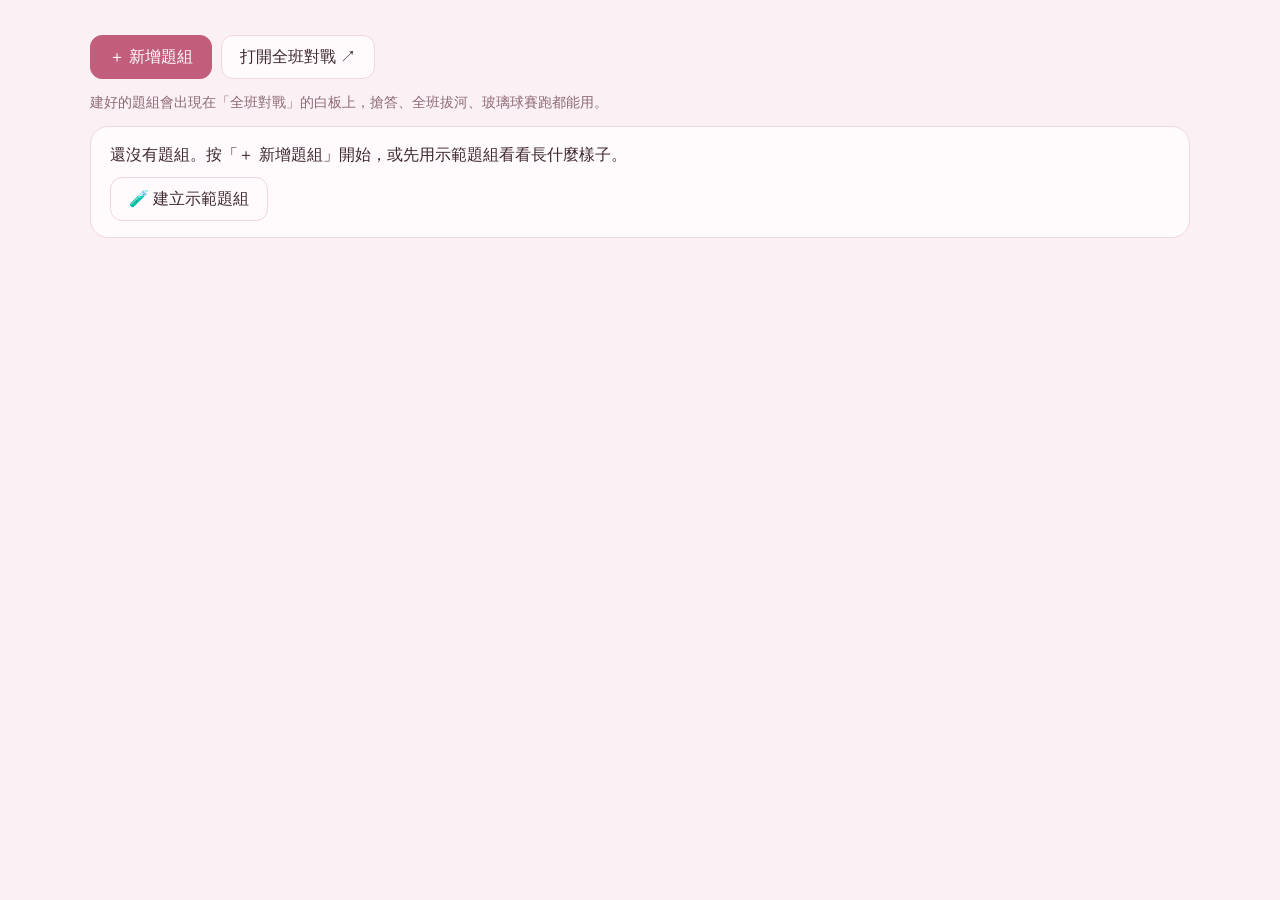
<file: _qztest.html>
<!doctype html><html lang="zh-Hant-TW" data-theme="rose"><head><meta charset="utf-8"><link rel="stylesheet" href="css/style.css?v=202611061447">
<script type="importmap">{"imports":{"https://cdn.jsdelivr.net/npm/@supabase/supabase-js@2/+esm":"data:text/javascript,export const createClient=()=>null;"}}</script></head>
<body class="admin"><section id="app-view" style="padding:16px"><main id="tab-quiz" class="tab-panel">
      <!-- 題組列表 -->
      <section id="qz-list-view">
        <div class="card qz-setup" id="qz-setup" hidden>
          <p class="form-title">還差一步：先建立題庫資料表</p>
          <ol>
            <li>打開 Supabase 專案，左邊選 <strong>SQL Editor</strong> → <strong>New query</strong>。</li>
            <li>把專案裡的 <code>supabase/06_題庫.sql</code> 整份複製貼上，按 <strong>Run</strong>。</li>
            <li>回到這裡重新整理頁面。</li>
          </ol>
        </div>
        <div class="qz-toolbar">
          <button id="qz-new" class="btn primary" type="button">＋ 新增題組</button>
          <a class="btn" href="live-host.html" target="_blank" rel="noopener">打開全班對戰 ↗</a>
        </div>
        <p class="hint">建好的題組會出現在「全班對戰」的白板上，搶答、全班拔河、玻璃球賽跑都能用。</p>
        <section id="qz-list" class="qz-list"></section>
      </section>

      <!-- 編輯題組 -->
      <section id="qz-edit-view" hidden>
        <div class="qz-editbar">
          <button id="qz-back" class="btn" type="button">← 題組列表</button>
          <span id="qz-status" class="muted"></span>
          <button id="qz-save" class="btn primary" type="button">💾 儲存</button>
        </div>
        <div class="card qz-meta">
          <label class="field wide"><span>題組名稱</span><input id="qz-title" type="text" maxlength="40" placeholder="例如：五上 第三單元 分數"></label>
          <label class="field"><span>科目</span><select id="qz-subject"></select></label>
          <label class="check"><input id="qz-frac" type="checkbox"> 把 3/4 顯示成上下排版的分數</label>
          <label class="check"><input id="qz-shuffle" type="checkbox"> 選項順序打亂（建議打勾，比較難猜）</label>
        </div>
        <div class="qz-toolbar">
          <button id="qz-add" class="btn" type="button">＋ 新增一題</button>
          <button id="qz-bulk-toggle" class="btn" type="button">📋 整批貼上</button>
          <span id="qz-count" class="muted"></span>
        </div>
        <div id="qz-bulk" class="card qz-bulk" hidden>
          <p class="form-title">從 Excel 匯入，或從試算表整批貼上</p>
          <div class="qz-file-row">
            <a class="btn" href="templates/quiz-template.xlsx" download="題庫範本.xlsx">📥 下載 Excel 範本</a>
            <button id="qz-file-pick" class="btn primary" type="button">📂 從檔案匯入（.xlsx／.csv）</button>
            <input id="qz-sheet-file" type="file" accept=".xlsx,.xlsm,.csv,.xls,application/vnd.openxmlformats-officedocument.spreadsheetml.sheet,text/csv" hidden>
          </div>
          <p class="hint">填好範本存檔後，按「從檔案匯入」選它；或是在試算表選取題目複製，貼到下面也可以。</p>
          <p class="hint">在試算表裡排好：<strong>題目｜選項A｜選項B｜選項C｜選項D｜正確答案</strong>（一列一題），選起來複製，貼到下面。<br>
            正確答案寫 A～D、1～4，或直接寫正確選項的文字都可以。選項可以只有 2～3 個（例如是非題：⭕ 對｜❌ 錯）。第一列是標題「題目」也沒關係，會自動跳過。</p>
          <textarea id="qz-bulk-text" rows="7" placeholder="3/4 和哪一個分數一樣大？	6/8	4/5	3/8	6/4	A"></textarea>
          <div id="qz-bulk-preview" class="qz-bulk-preview"></div>
          <div class="row-actions">
            <button id="qz-bulk-add" class="btn primary" type="button" disabled>加入題目</button>
            <button id="qz-bulk-cancel" class="btn ghost" type="button">取消</button>
          </div>
        </div>
        <section id="qz-questions" class="qz-questions"></section>
        <button id="qz-add-bottom" class="btn qz-add-bottom" type="button">＋ 再新增一題</button>
      </section>
      <input id="qz-file" type="file" accept="image/*" hidden>
    </main></section>
<script type="module">
const rows=[];let nid=1;
function q(){const st={};const api={select(){return api},order(){return api},eq(k,v){st.f=[k,v];return api},insert(r){st.op='i';st.row=r;return api},update(r){st.op='u';st.row=r;return api},delete(){st.op='d';return api},single(){return api},
 then(res){let data=rows;if(st.op==='i'){const r={id:nid++,updated_at:new Date().toISOString(),...st.row};rows.push(r);data={id:r.id}}return Promise.resolve({data,error:null}).then(res)}};return api}
const m=await import('./js/admin-quiz.js'); m.init({from:q,storage:{from:()=>({})}}); await m.load(); window.__ready=true;
</script></body></html>
</file>
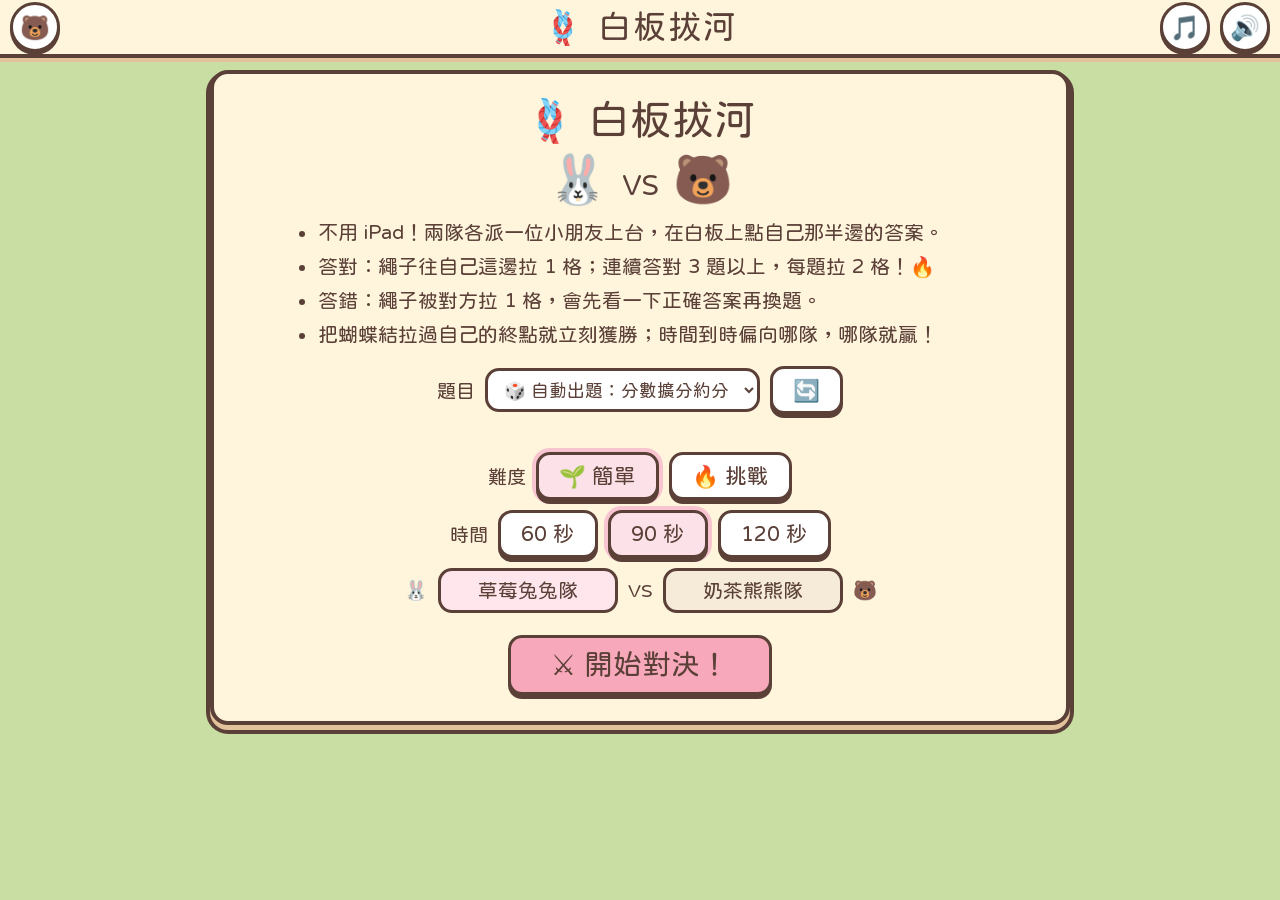
<file: board-tug.html>
<!DOCTYPE html>
<html lang="zh-Hant-TW">
<head>
<meta charset="UTF-8">
<meta name="viewport" content="width=device-width, initial-scale=1.0, maximum-scale=1.0, user-scalable=no, viewport-fit=cover">
<title>白板拔河・熊熊遊樂園</title>
<link rel="preconnect" href="https://fonts.googleapis.com">
<link rel="preconnect" href="https://fonts.gstatic.com" crossorigin>
<link rel="stylesheet" href="https://fonts.googleapis.com/css2?family=Huninn&display=swap">
<link rel="stylesheet" href="css/live.css?v=202611061447">
<style>
/* 🪢 白板拔河：手繪療癒風（扁平色塊＋深咖啡外框） */
body.cozy #app{background:#c8dea3}
.main{padding:12px 16px 14px}
.screen.active{height:100%}
.sticker{background:var(--cz-cream); border:4px solid var(--line); border-radius:18px; box-shadow:0 5px 0 var(--cz-shadow), 0 5px 0 4px var(--line)}

/* ── 設定畫面 ── */
.setup{max-width:860px; margin:0 auto; padding:22px 28px 26px; text-align:center}
.setup h2{margin:0 0 6px; font-size:clamp(1.8rem,3.4vw,2.6rem)}
.setup .vs-art{font-size:3rem; margin:2px 0 8px}
.setup .rules{text-align:left; margin:0 auto 14px; max-width:700px; padding-left:1.4em; font-size:clamp(1rem,1.7vw,1.25rem); line-height:1.7}
.row{display:flex; flex-wrap:wrap; align-items:center; justify-content:center; gap:10px; margin:10px 0; font-size:1.2rem; font-weight:700}
.row select{font-family:inherit; font-size:1.1rem; padding:8px 12px; border:3px solid var(--line); border-radius:14px; background:#fff; color:var(--line); max-width:min(520px,80vw)}
.row .btn.selected{background:#fde1e8; box-shadow:0 4px 0 var(--line), 0 0 0 4px #f7c4cf}
.name-in{font-family:inherit; font-size:1.25rem; width:9em; padding:8px 12px; border:3px solid var(--line); border-radius:14px; text-align:center; color:var(--line)}
.name-in.t0{background:#ffe6ec} .name-in.t1{background:#f6ead9}
.go{margin-top:12px; font-size:1.8rem !important; padding:10px 40px !important; background:#f7a8bb !important}
.src-info{font-size:.95rem; color:#8a6a5c; min-height:1.2em}

/* ── 對戰畫面 ── */
#scrGame.active{display:grid; grid-template-rows:auto minmax(0,1fr) minmax(0,1.25fr); gap:12px}
.top{display:grid; grid-template-columns:1fr auto 1fr; gap:14px; align-items:center}
.team-tag{display:flex; align-items:center; gap:10px; padding:6px 16px; font-size:clamp(1.2rem,2.2vw,1.9rem); font-weight:700; min-width:0}
.team-tag.r{justify-content:flex-end}
.team-tag .nm{overflow:hidden; text-overflow:ellipsis; white-space:nowrap}
.team-tag b{font-size:1.35em}
.pill{flex:0 0 auto; display:inline-flex; align-items:center; justify-content:center; width:44px; height:44px; border-radius:50%; border:3px solid var(--line); font-size:1.5rem}
.timer{position:relative; padding:4px 22px; font-size:clamp(1.6rem,3vw,2.4rem); font-weight:700; text-align:center}
.timer.danger{background:#ffd9d9; animation:beat 1s infinite}
@keyframes beat{50%{transform:scale(1.06)}}
.stop{position:absolute; top:-12px; right:-14px; min-width:0; min-height:0; width:34px; height:34px; border-radius:50%; border:3px solid var(--line); background:#fff; font-size:.95rem; padding:0; box-shadow:0 2px 0 var(--line)}
.stop.armed{width:auto; padding:0 10px; border-radius:999px; background:#ffd9d9; font-size:.9rem; font-weight:900; white-space:nowrap}
.stage{position:relative; min-height:0; border-radius:24px; overflow:hidden; border:4px solid var(--line); box-shadow:0 6px 0 var(--cz-shadow), 0 6px 0 4px var(--line); background:#fdf3e4}
.stage svg{position:absolute; inset:0; width:100%; height:100%; display:block}
.pl{animation:bob 1.1s ease-in-out infinite; transform-box:fill-box; transform-origin:50% 100%}
.pl:nth-child(2){animation-delay:-.35s} .pl:nth-child(3){animation-delay:-.7s}
@keyframes bob{50%{transform:translateY(-4px)}}
.yank0{animation:yank0 .4s ease} .yank1{animation:yank1 .4s ease}
@keyframes yank0{40%{transform:translateX(-14px)}}
@keyframes yank1{40%{transform:translateX(14px)}}
.bubble{opacity:0; transition:opacity .2s}
.bubble.show{opacity:1}

.panels{display:grid; grid-template-columns:1fr 1fr; gap:16px; min-height:0}
.panel{display:grid; grid-template-rows:auto auto minmax(0,1fr); gap:8px; padding:10px 14px 14px; min-height:0; position:relative}
.panel.t0{background:#ffe6ec} .panel.t1{background:#f6ead9}
.p-head{display:flex; justify-content:space-between; align-items:center; font-weight:700; font-size:clamp(1rem,1.6vw,1.25rem)}
.combo{padding:0 12px; border-radius:999px; background:#ffe08a; border:3px solid var(--line); font-weight:900; visibility:hidden}
.combo.on{visibility:visible; animation:pop .3s ease}
@keyframes pop{0%{transform:scale(.6)}70%{transform:scale(1.15)}}
.q{display:flex; align-items:center; justify-content:center; flex-wrap:wrap; gap:.3em; min-height:2.6em; padding:6px 12px; border-radius:16px; background:#fff; border:3px solid var(--line); font-size:clamp(1.3rem,2.6vw,2.3rem); font-weight:700; text-align:center; line-height:1.35}
.q .q-img{max-height:16cqh; max-width:100%; border-radius:10px}
.q .eq{margin:0 .2em}
.opts{display:grid; grid-template-columns:1fr 1fr; grid-template-rows:1fr 1fr; gap:10px; min-height:0}
.opt{min-height:0; border-radius:18px; border:4px solid var(--line); background:#fff; box-shadow:0 5px 0 var(--line); font-size:clamp(1.3rem,2.6vw,2.3rem); font-weight:700; color:var(--line); display:flex; align-items:center; justify-content:center; gap:.4em; padding:4px 10px; line-height:1.25; transition:transform .08s, box-shadow .08s}
.opt .key{flex:0 0 auto; width:1.5em; height:1.5em; border-radius:50%; display:inline-flex; align-items:center; justify-content:center; font-size:.6em; border:3px solid var(--line)}
.t0 .opt .key{background:#f7c4cf} .t1 .opt .key{background:#e8cfb2}
.opt:active{transform:translateY(3px); box-shadow:0 2px 0 var(--line)}
.opt.ok{background:#c9ecc0; animation:pop .3s ease}
.opt.bad{background:#ffc9c9; animation:shake .35s ease}
.opt.dim{opacity:.45}
@keyframes shake{25%{transform:translateX(-8px)}75%{transform:translateX(8px)}}
.panel.locked .opts{pointer-events:none}
.panel .float{position:absolute; left:50%; top:40%; transform:translate(-50%,-50%); font-size:clamp(2rem,4vw,3.4rem); font-weight:900; pointer-events:none; animation:floatUp .9s ease forwards; text-shadow:0 3px 0 #fff}
@keyframes floatUp{from{opacity:1; transform:translate(-50%,-30%)}to{opacity:0; transform:translate(-50%,-120%)}}

/* 倒數、結束 */
.overlay{position:fixed; inset:0; z-index:20; display:flex; align-items:center; justify-content:center; background:rgba(91,64,56,.35)}
.count{font-size:min(30vh,14rem); font-weight:900; color:#fff; -webkit-text-stroke:6px var(--line); paint-order:stroke; animation:pop .5s ease}
.end-card{padding:26px 34px; text-align:center; max-width:760px; width:92%}
.end-card h2{margin:0 0 6px; font-size:clamp(2rem,4vw,3rem)}
.end-row{display:grid; grid-template-columns:1fr 1fr; gap:14px; margin:16px 0}
.end-team{padding:12px; border-radius:16px; border:3px solid var(--line); font-size:1.2rem; font-weight:700; line-height:1.7}
.end-team.t0{background:#ffe6ec} .end-team.t1{background:#f6ead9}
.end-team b{font-size:1.5em}
.icon-btn.music{right:70px} .icon-btn.music.off{opacity:.45}
.end-btns{display:flex; gap:14px; justify-content:center; flex-wrap:wrap}
</style>
</head>
<body class="cozy">
<div id="app">
  <header class="topbar">
    <a class="icon-btn left" href="live-host.html" aria-label="回熊熊遊樂園">🐻</a>
    <h1>🪢 白板拔河</h1>
    <button id="musicBtn" class="icon-btn right music" aria-label="背景音樂開關" title="背景音樂" >🎵</button>
    <button id="soundBtn" class="icon-btn right" aria-label="音效開關">🔊</button>
  </header>

  <main class="main">
    <!-- ── 設定 ── -->
    <section id="scrSetup" class="screen active">
      <div class="setup sticker">
        <h2>🪢 白板拔河</h2>
        <div class="vs-art">🐰 <span style="font-size:.6em">VS</span> 🐻</div>
        <ul class="rules">
          <li>不用 iPad！兩隊各派一位小朋友上台，在白板上點<b>自己那半邊</b>的答案。</li>
          <li>答對：繩子往自己這邊拉 1 格；連續答對 3 題以上，每題拉 <b>2 格</b>！🔥</li>
          <li>答錯：繩子被對方拉 1 格，會先看一下正確答案再換題。</li>
          <li>把蝴蝶結拉過<b>自己的終點</b>就立刻獲勝；時間到時偏向哪隊，哪隊就贏！</li>
        </ul>
        <div class="row">題目
          <select id="srcSel" aria-label="題目來源"><option value="auto">🎲 自動出題：分數擴分約分</option></select>
          <button id="srcRefresh" class="btn" aria-label="重新讀取題組" title="重新讀取題組">🔄</button>
        </div>
        <div class="src-info" id="srcInfo"></div>
        <div class="row" id="levelRow">難度
          <button class="btn level-btn selected" data-level="easy">🌱 簡單</button>
          <button class="btn level-btn" data-level="hard">🔥 挑戰</button>
        </div>
        <div class="row">時間
          <button class="btn time-btn" data-s="60">60 秒</button>
          <button class="btn time-btn selected" data-s="90">90 秒</button>
          <button class="btn time-btn" data-s="120">120 秒</button>
        </div>
        <div class="row">
          🐰 <input id="name0" class="name-in t0" maxlength="8" value="草莓兔兔隊" autocomplete="off">
          <span>VS</span>
          <input id="name1" class="name-in t1" maxlength="8" value="奶茶熊熊隊" autocomplete="off"> 🐻
        </div>
        <button id="goBtn" class="btn go">⚔️ 開始對決！</button>
      </div>
    </section>

    <!-- ── 對戰 ── -->
    <section id="scrGame" class="screen">
      <div class="top">
        <div class="team-tag sticker"><span class="pill" style="background:#f7c4cf">🐰</span><span class="nm" id="tName0"></span><b id="tScore0">0</b></div>
        <div class="timer sticker" id="timer">⏳ 90<button id="stopBtn" class="stop" aria-label="提早結束">✕</button></div>
        <div class="team-tag sticker r"><b id="tScore1">0</b><span class="nm" id="tName1"></span><span class="pill" style="background:#e8cfb2">🐻</span></div>
      </div>
      <div class="stage"><svg id="scene" viewBox="0 236 1200 314" preserveAspectRatio="xMidYMid meet" aria-label="拔河場景"></svg></div>
      <div class="panels">
        <div class="panel sticker t0" id="panel0">
          <div class="p-head"><span id="type0"></span><span class="combo" id="combo0"></span></div>
          <div class="q" id="q0"></div>
          <div class="opts" id="opts0"></div>
        </div>
        <div class="panel sticker t1" id="panel1">
          <div class="p-head"><span id="type1"></span><span class="combo" id="combo1"></span></div>
          <div class="q" id="q1"></div>
          <div class="opts" id="opts1"></div>
        </div>
      </div>
    </section>
  </main>

  <div id="countOv" class="overlay hidden"><div class="count" id="countNum">3</div></div>
  <div id="endOv" class="overlay hidden">
    <div class="end-card sticker">
      <h2 id="endTitle"></h2>
      <div class="end-row" id="endRow"></div>
      <div class="end-btns">
        <button id="againBtn" class="btn btn-rose">🔁 再玩一次</button>
        <button id="setupBtn" class="btn">⚙️ 回設定</button>
      </div>
    </div>
  </div>
</div>
<script type="module" src="js/board-tug.js?v=202611061447"></script>
</body>
</html>
</file>
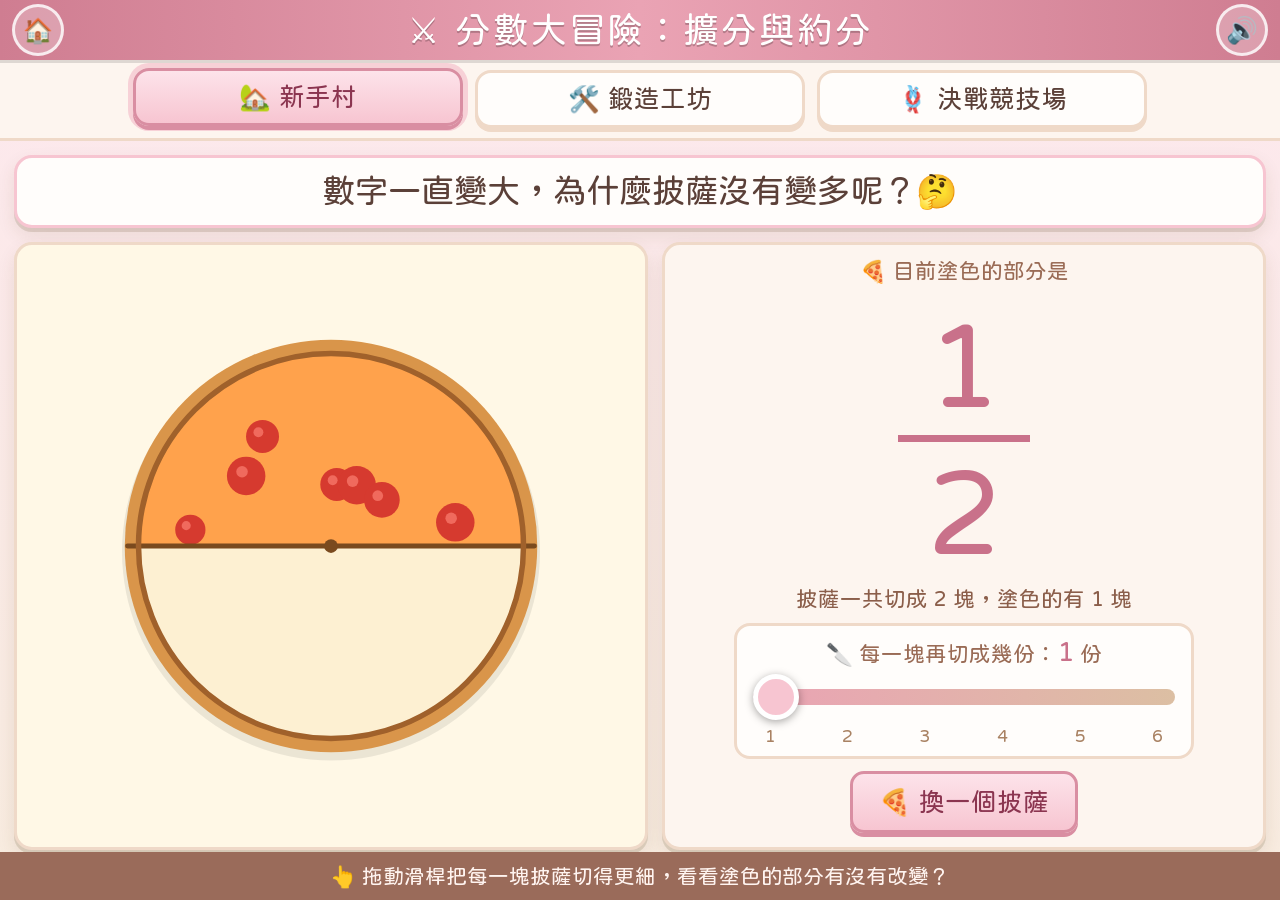
<file: fraction.html>
<!DOCTYPE html>
<html lang="zh-Hant-TW">
<head>
<meta charset="UTF-8">
<meta name="viewport" content="width=device-width, initial-scale=1.0, maximum-scale=1.0, user-scalable=no, viewport-fit=cover">
<title>分數大冒險：擴分與約分</title>
<link rel="preconnect" href="https://fonts.googleapis.com">
<link rel="preconnect" href="https://fonts.gstatic.com" crossorigin>
<link rel="stylesheet" href="https://fonts.googleapis.com/css2?family=Huninn&display=swap">
<!--
  ════════════════════════════════════════════════════════════
  ⚔️ 分數大冒險：擴分與約分（五年級數學互動教學網頁）
  ────────────────────────────────────────────────────────────
  ・純 Vanilla JS / CSS / SVG，單一檔案；只有字體「粉圓」從 Google Fonts 載入（沒網路時自動改用內建字體）
  ・可直接用瀏覽器開啟、放上電子白板、iPad，或嵌入 Google 協作平台
  ・老師想修改「秒數、格數、隊名」等設定，請搜尋本檔案中的
    「SETTINGS」區塊（在 <script> 的最上方），每一項都有中文說明
  ════════════════════════════════════════════════════════════
-->
<style>
/* ============================================================
   🎨 色彩與字體設定（奶茶 × 玫粉可愛風）
   ============================================================ */
:root{
  /* 主色：玫瑰粉（--grass 系列）／ 輔色：奶茶（--sky 系列）*/
  --grass:#eaa3b4;  --grass-d:#cf7d91;
  --sky:#dcbfa3;    --sky-d:#a98263;
  --parch:#fdf5ef;  --parch-d:#efd9c8;
  --gold:#f7c5d1;   --gold-d:#d98ea2;
  --ink:#5b4038;
  /* 兩隊顏色：草莓兔兔隊（粉）／ 奶茶熊熊隊（奶茶棕）*/
  --red:#f28bab;    --red-d:#d0587e;  --red-l:#ffe9f0;
  --blue:#c49a74;   --blue-d:#8b5e3c; --blue-l:#f6ece2;
  --white:#fffdfb;
  --ok:#3fae5a; --warn:#e8892b;
  --radius:18px;
  --shadow:0 4px 0 rgba(90,70,30,.15), 0 8px 18px rgba(90,70,30,.10);
  /* 字體：jf open 粉圓（從 Google Fonts 載入；沒網路時自動改用內建字體） */
  --font:"Huninn","PingFang TC","Microsoft JhengHei","Noto Sans TC","Heiti TC",system-ui,sans-serif;
}
*{box-sizing:border-box}

/* ============================================================
   🛡️ 平板防禦：禁止整頁捲動、縮放、文字選取、長按選單
   ============================================================ */
html,body{
  margin:0; padding:0; width:100%; height:100%;
  overflow:hidden; touch-action:none; overscroll-behavior:none;
  user-select:none; -webkit-user-select:none; -webkit-touch-callout:none;
  -webkit-tap-highlight-color:transparent;
  font-family:var(--font); color:var(--ink); background:#fbeee9;
  font-synthesis-weight:none;   /* 粉圓只有一種粗細：不要讓瀏覽器硬加粗，字才不會糊 */
}
/* 輸入框仍需要能輸入文字 */
input{user-select:text; -webkit-user-select:text; font-family:inherit}

/* ============================================================
   🧱 旗艦四層 Flexbox 佈局（不使用 100vh，改用 fixed + inset:0）
   ============================================================ */
#app{
  position:fixed; inset:0;
  display:flex; flex-direction:column;
  background:linear-gradient(180deg,#fde8ee 0%,#f8ecdf 100%);
  padding:env(safe-area-inset-top) env(safe-area-inset-right) env(safe-area-inset-bottom) env(safe-area-inset-left);
}
/* (1) 頂部標題列 */
#topbar{
  flex:0 0 auto; position:relative;
  display:flex; align-items:center; justify-content:center;
  padding:8px 76px; min-height:60px;
  background:linear-gradient(90deg,var(--grass-d),var(--grass) 50%,var(--grass-d));
  color:#fff; box-shadow:0 3px 0 rgba(0,0,0,.12);
}
#topbar h1{
  margin:0; font-size:clamp(1.3rem,2.8vw,2.3rem); letter-spacing:2px;
  text-shadow:0 2px 0 rgba(0,0,0,.22); white-space:nowrap;
}
#homeLink{
  position:absolute; left:12px; top:50%; transform:translateY(-50%);
  width:52px; height:52px; border-radius:50%; font-size:1.5rem; text-decoration:none;
  display:flex; align-items:center; justify-content:center;
  border:3px solid rgba(255,255,255,.8); background:rgba(255,255,255,.25);
}
#soundBtn{
  position:absolute; right:12px; top:50%; transform:translateY(-50%);
  width:52px; height:52px; border-radius:50%; font-size:1.6rem;
  border:3px solid rgba(255,255,255,.8); background:rgba(255,255,255,.25); color:#fff;
}
/* (2) 頁籤列 */
#tabs{
  flex:0 0 auto; display:flex; gap:12px; justify-content:center;
  padding:10px 12px; background:var(--parch); border-bottom:3px solid var(--parch-d);
}
.tab-btn{
  flex:1 1 0; max-width:330px; min-height:58px;
  font-size:clamp(1.05rem,2.1vw,1.6rem); font-weight:800; color:var(--ink);
  border:3px solid var(--parch-d); border-radius:16px; background:var(--white);
  box-shadow:0 4px 0 var(--parch-d); transition:all .18s;
}
.tab-btn.active{
  background:linear-gradient(180deg,#fde3ea,var(--gold)); border-color:var(--gold-d);
  box-shadow:0 4px 0 var(--gold-d), 0 0 0 5px rgba(236,140,168,.35);
  transform:translateY(-2px); color:#8b3550;
}
/* (3) 主內容區：唯一可以上下捲動的一層 */
#content{
  flex:1 1 auto; min-height:0;
  overflow-y:auto; overflow-x:hidden;
  touch-action:pan-y; -webkit-overflow-scrolling:touch; overscroll-behavior:contain;
  padding:14px;
}
/* (4) 底部提示列 */
#hint{
  flex:0 0 auto; min-height:48px; padding:10px 16px;
  display:flex; align-items:center; justify-content:center; text-align:center;
  background:#9a6b5a; color:#fff4f0; font-size:clamp(.95rem,1.7vw,1.3rem); font-weight:700;
}

/* ============================================================
   🧩 共用元件
   ============================================================ */
.page{display:none; max-width:1280px; margin:0 auto}
.page.active{display:block; animation:pageIn .35s ease}
#page-arena{max-width:1760px}   /* 競技場在大螢幕上撐得更開 */
/* 對戰中：依螢幕高度自動分配，題目區固定、拔河場景吃滿剩下的空間 */
#content{container-type:size}
#page-arena.playing{height:100%}
#arenaGame.active{display:flex; flex-direction:column; height:100%}
#arenaGame .scene-wrap{flex:1 1 0; min-height:150px; max-height:520px}
#arenaGame .teams{flex:0 0 auto}
@keyframes pageIn{from{opacity:0; transform:translateY(10px)} to{opacity:1; transform:none}}

button{font-family:inherit; min-width:48px; min-height:48px; cursor:pointer; touch-action:manipulation}
.btn{
  font-size:clamp(1rem,1.8vw,1.35rem); font-weight:800; color:var(--ink);
  padding:8px 18px; border-radius:14px; border:3px solid var(--parch-d);
  background:var(--white); box-shadow:0 4px 0 var(--parch-d); transition:transform .1s, box-shadow .1s;
}
.btn:active{transform:translateY(3px); box-shadow:0 1px 0 var(--parch-d)}
.btn-gold{background:linear-gradient(180deg,#fde3ea,var(--gold)); border-color:var(--gold-d); box-shadow:0 4px 0 var(--gold-d); color:#8b3550}
.btn-green{background:linear-gradient(180deg,#f6c6d2,var(--grass)); border-color:var(--grass-d); box-shadow:0 4px 0 var(--grass-d); color:#7a2f45}
.btn-sky{background:linear-gradient(180deg,#f1e1d2,var(--sky)); border-color:var(--sky-d); box-shadow:0 4px 0 var(--sky-d); color:#5e3b22}
.btn.big{min-height:62px; font-size:clamp(1.15rem,2.1vw,1.6rem); padding:10px 26px}
.btn.selected{background:linear-gradient(180deg,#fde3ea,var(--gold)); border-color:var(--gold-d); box-shadow:0 4px 0 var(--gold-d), 0 0 0 4px rgba(236,140,168,.35)}
.hidden{display:none !important}

.card{
  background:var(--parch); border:3px solid var(--parch-d); border-radius:var(--radius);
  box-shadow:var(--shadow); padding:14px 18px;
}
.label{font-size:clamp(1rem,1.8vw,1.35rem); font-weight:800; color:#9a6b55; margin-bottom:6px}

/* 分數一律上下排版：分子 / 分數線 / 分母 */
.frac{
  display:inline-flex; flex-direction:column; align-items:center;
  vertical-align:middle; line-height:1.05; margin:0 .12em; font-weight:800;
}
.frac .num,.frac .den{display:block; text-align:center; min-width:1.1em; padding:0 .18em}
.frac .den{border-top:.09em solid currentColor; margin-top:.06em; padding-top:.06em}
.qmark{color:#e0662b}
.eq{display:inline-block; margin:0 .25em; font-weight:800}

/* ============================================================
   🏡 新手村：神奇披薩
   ============================================================ */
.question-banner{
  text-align:center; font-size:clamp(1.3rem,2.6vw,2.1rem); font-weight:800;
  background:var(--white); border-color:var(--gold); margin-bottom:14px;
}
.village-grid{display:grid; grid-template-columns:minmax(0,1.05fr) minmax(0,1fr); gap:14px; align-items:stretch}
.pizza-box{display:flex; align-items:center; justify-content:center; background:#fff8e6}
#pizzaSvg{width:100%; max-width:440px; height:auto; display:block}
.village-side{display:flex; flex-direction:column; align-items:center; justify-content:center; gap:12px; text-align:center}
.big-frac{font-size:clamp(4rem,10vw,7.5rem); color:#c9718a; min-height:1.2em; line-height:1}
.big-frac .frac .den{border-top-width:.06em}
.fade-in{animation:fadeIn .45s ease}
@keyframes fadeIn{from{opacity:0; transform:scale(.7)} to{opacity:1; transform:none}}
.small-info{font-size:clamp(1rem,1.8vw,1.35rem); font-weight:700; color:#8b5e4a}
.slider-box{width:100%; max-width:460px; background:var(--white); border:3px solid var(--parch-d); border-radius:16px; padding:10px 16px}
.slider-box .label{margin:0 0 4px}
.slider-box b{color:#c9718a; font-size:1.3em}
input[type=range]{
  -webkit-appearance:none; appearance:none; width:100%; height:52px; margin:0;
  background:transparent; touch-action:none; cursor:pointer;
}
input[type=range]::-webkit-slider-runnable-track{height:16px; border-radius:8px; background:linear-gradient(90deg,var(--grass),var(--sky))}
input[type=range]::-webkit-slider-thumb{
  -webkit-appearance:none; width:46px; height:46px; margin-top:-15px; border-radius:50%;
  background:var(--gold); border:5px solid #fff; box-shadow:0 2px 8px rgba(0,0,0,.35);
}
input[type=range]::-moz-range-track{height:16px; border-radius:8px; background:linear-gradient(90deg,var(--grass),var(--sky))}
input[type=range]::-moz-range-thumb{width:38px; height:38px; border-radius:50%; background:var(--gold); border:5px solid #fff; box-shadow:0 2px 8px rgba(0,0,0,.35)}
.slider-ticks{display:flex; justify-content:space-between; padding:0 12px; font-weight:800; font-size:1.1rem; color:#a98263}
.collection{margin-top:14px}
.collection-row{
  display:flex; flex-wrap:wrap; align-items:center; gap:4px;
  font-size:clamp(1.7rem,3.6vw,2.8rem); color:#8b4a5c; min-height:2.6em;
}
.collection-row .frac{padding:4px 6px; border-radius:12px}
.collection-row .frac.now{background:#ffd9e3; box-shadow:0 0 0 3px var(--gold)}
.cut-new{stroke-dasharray:170; stroke-dashoffset:170; animation:cutLine .5s ease forwards}
@keyframes cutLine{to{stroke-dashoffset:0}}

/* ============================================================
   🛠️ 鍛造工坊
   ============================================================ */
.forge-top{display:flex; justify-content:space-between; align-items:center; gap:12px; flex-wrap:wrap; margin-bottom:12px}
.mode-switch{display:flex; gap:10px; flex-wrap:wrap}
.success-counter{
  font-size:clamp(1.05rem,2vw,1.5rem); font-weight:800; padding:8px 18px; border-radius:999px;
  background:linear-gradient(180deg,#ffeef3,#f9cbd7); border:3px solid var(--gold-d); color:#8b3550;
}
.success-counter b{font-size:1.3em}
.forge-question{
  font-size:clamp(1.3rem,2.6vw,2.1rem); font-weight:800; text-align:center;
  background:var(--white); border-color:var(--sky); margin-bottom:12px; line-height:1.5;
}
.forge-question .frac{color:var(--sky-d); font-size:1.15em}
.forge-main{display:grid; grid-template-columns:minmax(0,2.1fr) minmax(260px,1fr); gap:14px; align-items:start}
.legend{display:flex; flex-wrap:wrap; gap:8px 20px; font-size:clamp(1rem,1.8vw,1.3rem); font-weight:800}
.legend .lg{display:inline-flex; align-items:center; gap:4px}
.legend .target{color:var(--sky-d)}
.legend .mine{color:#c9718a}
#forgeSvg{width:100%; height:auto; display:block; touch-action:none; margin:4px 0}
.cell-ctrl{display:flex; align-items:center; justify-content:center; gap:10px; flex-wrap:wrap; font-size:clamp(1.1rem,2vw,1.5rem); font-weight:800}
.cell-ctrl .round{width:58px; height:58px; padding:0; border-radius:50%; font-size:1.8rem}
.cell-ctrl #cellCount{min-width:2ch; text-align:center; font-size:1.6em; color:#c9718a}
.forge-answer{display:flex; flex-direction:column; align-items:center; gap:12px; text-align:center}
.answer-frac{display:flex; flex-direction:column; align-items:center; gap:6px}
.answer-frac input{
  width:130px; height:70px; font-size:2.4rem; font-weight:800; text-align:center; color:var(--ink);
  border:3px solid var(--parch-d); border-radius:14px; background:var(--white); outline:none;
}
.answer-frac input:focus{border-color:var(--gold-d); box-shadow:0 0 0 4px rgba(236,140,168,.4)}
.answer-frac .ans-line{width:150px; height:6px; border-radius:3px; background:var(--ink)}
.feedback{
  min-height:2.6em; width:100%; padding:10px 12px; border-radius:14px;
  font-size:clamp(1.05rem,1.9vw,1.4rem); font-weight:800; line-height:1.5;
  display:flex; align-items:center; justify-content:center; flex-wrap:wrap; gap:4px;
}
.feedback:empty{background:transparent}
.feedback.success{background:#ffeef3; color:#8b3550; border:3px solid var(--gold)}
.feedback.warn{background:#fff1e6; color:#9a5530; border:3px solid #eab48f}
.feedback.info{background:#f4ece5; color:#7a5536; border:3px solid #dcc3ad}
.gold-flash{animation:goldFlash 1.2s ease}
@keyframes goldFlash{
  0%{box-shadow:var(--shadow)}
  25%{box-shadow:0 0 0 6px var(--gold),0 0 40px 14px rgba(240,150,178,.95); background:#fff0f4}
  50%{box-shadow:0 0 0 3px var(--gold),0 0 18px 6px rgba(240,150,178,.6)}
  75%{box-shadow:0 0 0 6px var(--gold),0 0 40px 14px rgba(240,150,178,.95); background:#fff0f4}
  100%{box-shadow:var(--shadow)}
}
.shake{animation:shake .4s}
@keyframes shake{0%,100%{transform:none}25%{transform:translateX(-8px)}75%{transform:translateX(8px)}}

/* ============================================================
   🪢 決戰競技場
   ============================================================ */
.arena-screen{display:none}
.arena-screen.active{display:block; animation:pageIn .3s ease}
.arena-card{max-width:860px; margin:0 auto; text-align:center}
.arena-card h2{font-size:clamp(1.8rem,4vw,3rem); margin:4px 0 10px; color:#8b4a5c}
.rules{text-align:left; font-size:clamp(1rem,1.9vw,1.35rem); line-height:1.7; background:var(--white); border-radius:14px; padding:10px 18px 10px 40px; margin:0 0 14px}
.setting-row{display:flex; justify-content:center; align-items:center; gap:12px; flex-wrap:wrap; margin:12px 0; font-size:clamp(1.05rem,2vw,1.4rem); font-weight:800}
.name-input{
  width:200px; height:54px; font-size:1.35rem; font-weight:800; text-align:center;
  border-radius:12px; border:3px solid; background:#fff; outline:none;
}
.name-input.red{border-color:var(--red); color:var(--red-d)}
.name-input.blue{border-color:var(--blue); color:var(--blue-d)}

.scene-wrap{position:relative; border-radius:24px; overflow:hidden; border:4px solid #fff; box-shadow:var(--shadow); background:#fff6f1}
.scoreboard{
  position:absolute; top:8px; left:10px; right:10px; z-index:2; pointer-events:none;
  display:grid; grid-template-columns:1fr auto 1fr; align-items:center; gap:10px;
}
.team-score{
  justify-self:start; display:flex; align-items:center; gap:10px; max-width:100%;
  font-size:clamp(1.05rem,2.1vw,2.3rem); font-weight:900; padding:4px 16px; border-radius:999px;
  background:rgba(255,255,255,.88); border:3px solid; white-space:nowrap; overflow:hidden;
}
.team-score.red{color:var(--red-d); border-color:var(--red)}
.team-score.blue{justify-self:end; color:var(--blue-d); border-color:var(--blue)}
.team-score b{font-size:1.35em; min-width:1.6ch; text-align:center}
.timer{
  font-size:clamp(1.6rem,3.6vw,3.6rem); font-weight:900; padding:4px 22px; border-radius:999px;
  background:var(--white); border:4px solid var(--gold); color:#8b4a5c; min-width:140px; text-align:center;
}
.timer.danger{color:#d62828; border-color:#d62828; animation:pulse 1s infinite}
@keyframes pulse{50%{transform:scale(1.08)}}
#ropeSvg{width:100%; height:100%; display:block}
.teams{display:grid; grid-template-columns:1fr 1fr; gap:12px; margin-top:8px}
.team-panel{position:relative; border-radius:18px; padding:8px 12px 10px; border:4px solid; transition:opacity .2s}
.team-panel.red{background:var(--red-l); border-color:var(--red)}
.team-panel.blue{background:var(--blue-l); border-color:var(--blue)}
.q-type{display:inline-block; font-size:clamp(.9rem,1.6vw,1.6rem); font-weight:800; padding:2px 12px; border-radius:999px; background:#fff}
.team-panel.red .q-type{color:var(--red-d)}
.team-panel.blue .q-type{color:var(--blue-d)}
.q-text{
  font-size:clamp(1.3rem,2.5vw,3rem); font-size:clamp(1.25rem,min(2.5vw,4.2cqh),3rem); font-weight:800; min-height:2.4em;
  display:flex; align-items:center; justify-content:center; flex-wrap:wrap; gap:.15em; text-align:center; margin:2px 0 6px;
}
.options{display:grid; grid-template-columns:1fr 1fr; gap:10px; touch-action:none}
.opt-btn{
  position:relative; min-height:clamp(56px,6.8vw,128px); min-height:clamp(56px,min(6.8vw,10.5cqh),128px);
  font-size:clamp(1.3rem,2.5vw,3rem); font-weight:800; color:var(--ink);
  border-radius:16px; border:3px solid #fff; background:#fff; box-shadow:0 5px 0 rgba(0,0,0,.15);
  display:flex; align-items:center; justify-content:center; overflow:hidden;
}
.team-panel.red .opt-btn{border-color:#f7c3d2}
.team-panel.blue .opt-btn{border-color:#e6cfba}
.opt-btn.right{background:#c9f5c4 !important; border-color:var(--ok) !important}
.opt-btn.wrong{background:#ffd2cc !important; border-color:#d62828 !important; animation:shake .4s}
.opt-btn.reveal{box-shadow:0 0 0 4px var(--ok), 0 5px 0 rgba(0,0,0,.15)}
.team-panel.locked .opt-btn:not(.wrong):not(.reveal){filter:grayscale(1); opacity:.5}
.reveal-tag{
  position:absolute; inset:0; display:flex; align-items:center; justify-content:center; gap:4px;
  background:rgba(255,255,255,.94); color:var(--ok); font-size:.75em; font-weight:900;
}
.combo-badge{
  position:absolute; top:-18px; left:50%; transform:translateX(-50%);
  padding:4px 16px; border-radius:999px; white-space:nowrap;
  background:linear-gradient(90deg,#ff7aa2,#ffb36b); color:#fff; font-size:clamp(1rem,2vw,1.4rem); font-weight:900;
  box-shadow:0 3px 10px rgba(255,122,162,.5); animation:pop .4s ease;
}
@keyframes pop{0%{transform:translateX(-50%) scale(.3)} 70%{transform:translateX(-50%) scale(1.2)} 100%{transform:translateX(-50%) scale(1)}}

/* 拔河角色與場景動畫 */
.puller{transform-box:fill-box; transform-origin:50% 90%}
.red-puller{animation:idleRed 1.2s ease-in-out infinite}
.blue-puller{animation:idleBlue 1.2s ease-in-out infinite}
@keyframes idleRed{0%,100%{transform:rotate(-8deg) translateY(0)}50%{transform:rotate(-14deg) translateY(-5px)}}
@keyframes idleBlue{0%,100%{transform:rotate(8deg) translateY(0)}50%{transform:rotate(14deg) translateY(-5px)}}
.red-puller.tug{animation:tugRed .6s ease; animation-delay:0s !important}
.blue-puller.tug{animation:tugBlue .6s ease; animation-delay:0s !important}
@keyframes tugRed{0%{transform:rotate(-8deg)}30%{transform:translateX(-18px) rotate(-30deg) scale(1.1)}65%{transform:translateX(-6px) rotate(-16deg)}100%{transform:rotate(-8deg)}}
@keyframes tugBlue{0%{transform:rotate(8deg)}30%{transform:translateX(18px) rotate(30deg) scale(1.1)}65%{transform:translateX(6px) rotate(16deg)}100%{transform:rotate(8deg)}}
.shake-rope{animation:ropeShake .45s ease}
@keyframes ropeShake{0%,100%{transform:translateY(0)}20%{transform:translateY(-7px)}40%{transform:translateY(6px)}60%{transform:translateY(-3px)}80%{transform:translateY(2px)}}
.spark{opacity:0; transform-box:fill-box; transform-origin:50% 50%}
.spark.spark-on{animation:spark .6s ease}
@keyframes spark{0%{opacity:0; transform:scale(.3)}30%{opacity:1; transform:scale(1.6)}100%{opacity:0; transform:translateY(-24px) scale(1)}}
.dust{transform-box:fill-box; transform-origin:50% 50%}
.dust.red{animation:dustL .7s ease-out forwards}
.dust.blue{animation:dustR .7s ease-out forwards}
@keyframes dustL{0%{opacity:.95; transform:scale(.7)}100%{opacity:0; transform:translate(-44px,-16px) scale(1.5)}}
@keyframes dustR{0%{opacity:.95; transform:scaleX(-1) scale(.7)}100%{opacity:0; transform:translate(44px,-16px) scaleX(-1) scale(1.5)}}
.fire{opacity:0; transform-box:fill-box; transform-origin:50% 100%; transition:opacity .25s}
.fire.on{opacity:1; animation:flicker .35s ease-in-out infinite alternate}
@keyframes flicker{from{transform:scale(1) rotate(-5deg)}to{transform:scale(1.18) rotate(5deg)}}
.finish-line.danger{animation:finishGlow .5s ease-in-out infinite alternate}
@keyframes finishGlow{from{stroke-width:7}to{stroke-width:16}}
.mascots{font-size:clamp(2rem,5vw,3.4rem); margin:-4px 0 10px}
.mascots span{font-size:.5em; font-weight:900; color:var(--grass-d); margin:0 .4em; vertical-align:middle}

/* 飄字特效層（不影響計時與出題） */
#fxLayer{position:fixed; inset:0; pointer-events:none; z-index:50; overflow:hidden}
.float-text{
  position:absolute; transform:translate(-50%,-50%);
  font-size:clamp(1.8rem,3.6vw,3rem); font-weight:900; white-space:nowrap;
  text-shadow:0 3px 0 #fff, 0 0 12px rgba(255,255,255,.9);
  animation:floatUp 1.1s ease-out forwards;
}
.float-text.red{color:var(--red-d)}
.float-text.blue{color:var(--blue-d)}
@keyframes floatUp{
  0%{opacity:0; transform:translate(-50%,-50%) scale(.5)}
  15%{opacity:1; transform:translate(-50%,-80%) scale(1.2)}
  100%{opacity:0; transform:translate(-50%,-300%) scale(1)}
}

/* 結束畫面 */
.winner-text{font-size:clamp(2rem,5vw,3.6rem); font-weight:900; margin:6px 0 14px; animation:pop2 .6s ease}
@keyframes pop2{0%{transform:scale(.4); opacity:0}70%{transform:scale(1.12)}100%{transform:scale(1); opacity:1}}
.end-stats{display:grid; grid-template-columns:1fr 1fr; gap:14px; margin-bottom:16px}
.stat-col{border-radius:16px; padding:10px 14px; border:4px solid; font-size:clamp(1.05rem,2vw,1.45rem); font-weight:800}
.stat-col h3{margin:4px 0 8px; font-size:1.3em}
.stat-col p{margin:6px 0}
.stat-col b{font-size:1.25em}
.stat-col.red{background:var(--red-l); border-color:var(--red); color:var(--red-d)}
.stat-col.blue{background:var(--blue-l); border-color:var(--blue); color:var(--blue-d)}
.btn-row{display:flex; justify-content:center; gap:14px; flex-wrap:wrap}

/* ============================================================
   📱 窄螢幕（直立平板 / 手機）調整
   ============================================================ */
@media (max-width:820px){
  .village-grid{grid-template-columns:1fr}
  .forge-main{grid-template-columns:1fr}
  #topbar{padding:8px 66px; justify-content:center}
}
@media (max-width:560px){
  .tab-btn{font-size:1rem; padding:4px}
  .name-input{width:160px}
}
</style>
</head>
<body>
<div id="app">

  <!-- (1) 頂部標題列 -->
  <header id="topbar">
    <a id="homeLink" href="index.html" aria-label="回班網">🏠</a>
    <script>
      // 分享給其他老師用：網址加 ?solo，或直接打開下載的檔案，就不顯示「回班網」按鈕
      if (/[?&]solo\b/.test(location.search) || location.protocol === 'file:') document.getElementById('homeLink').remove();
    </script>
    <h1>⚔️ 分數大冒險：擴分與約分</h1>
    <button id="soundBtn" aria-label="音效開關">🔊</button>
  </header>

  <!-- (2) 頁籤列 -->
  <nav id="tabs">
    <button class="tab-btn active" data-tab="village">🏡 新手村</button>
    <button class="tab-btn" data-tab="forge">🛠️ 鍛造工坊</button>
    <button class="tab-btn" data-tab="arena">🪢 決戰競技場</button>
  </nav>

  <!-- (3) 主內容區 -->
  <main id="content">

    <!-- ===================== 🏡 新手村 ===================== -->
    <section id="page-village" class="page active">
      <div class="card question-banner">數字一直變大，為什麼披薩沒有變多呢？🤔</div>
      <div class="village-grid">
        <div class="card pizza-box">
          <svg id="pizzaSvg" viewBox="0 0 320 320" aria-label="披薩圖"></svg>
        </div>
        <div class="card village-side">
          <div class="label">🍕 目前塗色的部分是</div>
          <div id="pizzaFrac" class="big-frac"></div>
          <div id="pizzaInfo" class="small-info"></div>
          <div class="slider-box">
            <div class="label">🔪 每一塊再切成幾份：<b id="sliderVal">1</b> 份</div>
            <input type="range" id="cutSlider" min="1" max="6" step="1" value="1" aria-label="每一塊再切成幾份">
            <div class="slider-ticks"><span>1</span><span>2</span><span>3</span><span>4</span><span>5</span><span>6</span></div>
          </div>
          <button id="newPizzaBtn" class="btn btn-gold big">🍕 換一個披薩</button>
        </div>
      </div>
      <div class="card collection">
        <div class="label">📜 等值分數收藏欄</div>
        <div id="collection" class="collection-row"></div>
      </div>
    </section>

    <!-- ===================== 🛠️ 鍛造工坊 ===================== -->
    <section id="page-forge" class="page">
      <div class="forge-top">
        <div class="mode-switch">
          <button class="btn mode-btn selected" data-mode="expand">⚒️ 擴分鍛造</button>
          <button class="btn mode-btn" data-mode="reduce">🔨 約分鍛造</button>
        </div>
        <div class="success-counter">🏅 鍛造成功：<b id="forgeSuccess">0</b> 次</div>
      </div>

      <div id="forgeQuestion" class="card forge-question"></div>

      <div class="forge-main">
        <div id="forgeStage" class="card">
          <div class="legend">
            <span class="lg target">🧋 目標分數條：<span id="targetLabel"></span></span>
            <span class="lg mine">🍓 我的鍛造條：<span id="mineLabel"></span></span>
          </div>
          <svg id="forgeSvg" viewBox="0 0 1000 430" aria-label="分數條鍛造台">
            <rect x="0" y="0" width="1000" height="430" rx="18" fill="#fffaf7"/>
            <!-- 吸附區提示框 -->
            <g id="snapSlot">
              <rect x="40" y="152" width="840" height="70" rx="10" fill="none" stroke="#e2bfa8" stroke-width="3" stroke-dasharray="14 10"/>
              <text x="460" y="196" text-anchor="middle" font-size="26" font-weight="700" fill="#c9a48c">⬆ 把鍛造條拖到這裡比一比</text>
            </g>
            <g id="targetGroup"></g>
            <g id="forgeGroup" transform="translate(0,290)">
              <g id="forgeCells"></g>
              <g id="forgeLabels"></g>
              <!-- 拖曳把手 -->
              <g id="dragHandle" style="cursor:grab">
                <rect x="895" y="-6" width="95" height="82" rx="18" fill="#f8c9d4" stroke="#c9718a" stroke-width="4"/>
                <text x="942" y="36" text-anchor="middle" font-size="34">✋</text>
                <text x="942" y="66" text-anchor="middle" font-size="20" font-weight="800" fill="#8b3550">↕ 拖我</text>
              </g>
            </g>
          </svg>
          <div class="cell-ctrl">
            <span>切成</span>
            <button id="minusBtn" class="btn round" aria-label="減少格數">－</button>
            <b id="cellCount">1</b>
            <button id="plusBtn" class="btn round" aria-label="增加格數">＋</button>
            <span>格</span>
            <button id="clearPaintBtn" class="btn">🧽 清除塗色</button>
          </div>
        </div>

        <div class="card forge-answer">
          <div class="label">✍️ 寫下你的答案</div>
          <div class="answer-frac">
            <input id="ansNum" type="text" inputmode="numeric" pattern="[0-9]*" maxlength="3" placeholder="分子" autocomplete="off">
            <div class="ans-line"></div>
            <input id="ansDen" type="text" inputmode="numeric" pattern="[0-9]*" maxlength="3" placeholder="分母" autocomplete="off">
          </div>
          <button id="checkBtn" class="btn btn-green big">✅ 確認鍛造</button>
          <div id="forgeFeedback" class="feedback"></div>
          <button id="nextBtn" class="btn btn-gold big hidden">➡️ 下一題</button>
        </div>
      </div>
    </section>

    <!-- ===================== 🪢 決戰競技場 ===================== -->
    <section id="page-arena" class="page">

      <!-- 開始畫面 -->
      <div id="arenaStart" class="arena-screen active">
        <div class="card arena-card">
          <h2>🪢 數學拔河大對決</h2>
          <div class="mascots">🐰🍓<span>VS</span>🧋🐻</div>
          <ul class="rules">
            <li>兩隊<b>同時</b>作答，各自有自己的題目。</li>
            <li>答對：繩子往自己這邊拉 1 格，<b>+10 分</b>。</li>
            <li>連續答對 3 題以上：每題拉 <b>2 格</b>、<b>+20 分</b>！🔥</li>
            <li>答錯：繩子被對方拉 1 格，按鈕暫停 1 秒。</li>
            <li>把旗子拉過<b>自己的終點線</b>就立刻獲勝；時間到時旗子偏向哪隊，哪隊就贏！</li>
          </ul>
          <div class="setting-row">
            <span>難度：</span>
            <button class="btn level-btn selected" data-level="easy">🌱 簡單</button>
            <button class="btn level-btn" data-level="hard">🔥 挑戰</button>
          </div>
          <div class="setting-row">
            <span>🍓</span><input id="nameRed" class="name-input red" type="text" maxlength="8" value="草莓兔兔隊" autocomplete="off">
            <span>VS</span>
            <span>🧋</span><input id="nameBlue" class="name-input blue" type="text" maxlength="8" value="奶茶熊熊隊" autocomplete="off">
          </div>
          <button id="startBtn" class="btn btn-gold big">⚔️ 開始對決</button>
        </div>
      </div>

      <!-- 遊戲畫面 -->
      <div id="arenaGame" class="arena-screen">
        <div class="scene-wrap">
          <div class="scoreboard">
            <div class="team-score red"><span id="sbRedName"></span><b id="sbRedScore">0</b></div>
            <div id="timer" class="timer">⏳ <span id="timeLeft">90</span></div>
            <div class="team-score blue"><b id="sbBlueScore">0</b><span id="sbBlueName"></span></div>
          </div>
          <svg id="ropeSvg" viewBox="0 0 1200 300" preserveAspectRatio="xMidYMax meet" aria-label="拔河場景">
            <defs>
              <linearGradient id="skyGrad" gradientUnits="userSpaceOnUse" x1="0" y1="0" x2="0" y2="232"><stop offset="0%" stop-color="#ffdce6"/><stop offset="100%" stop-color="#fff7f2"/></linearGradient>
              <linearGradient id="groundGrad" gradientUnits="userSpaceOnUse" x1="0" y1="230" x2="0" y2="300"><stop offset="0%" stop-color="#ecd5bf"/><stop offset="100%" stop-color="#d9b596"/></linearGradient>
            </defs>
            <!-- 天空與奶茶色操場（畫得比畫面寬，寬螢幕也會鋪滿） -->
            <rect x="-2400" y="-400" width="6000" height="632" fill="url(#skyGrad)"/>
            <rect x="-2400" y="230" width="6000" height="400" fill="url(#groundGrad)"/>
            <rect x="-2400" y="230" width="6000" height="7" fill="#c99e7a"/>
            <rect x="-2400" y="264" width="6000" height="4" fill="#fff" opacity=".6"/>
            <g id="bunting"></g>
            <g fill="#fff" opacity=".95">
              <ellipse cx="400" cy="112" rx="50" ry="17"/><ellipse cx="430" cy="100" rx="30" ry="17"/>
              <ellipse cx="800" cy="108" rx="54" ry="17"/><ellipse cx="772" cy="97" rx="30" ry="16"/>
            </g>
            <text x="336" y="160" font-size="26" fill="#f4a7bd">♥</text>
            <text x="860" y="150" font-size="22" fill="#f4a7bd">♥</text>
            <!-- 終點線：旗子到粉色線＝草莓兔兔隊勝；到奶茶色線＝奶茶熊熊隊勝 -->
            <line id="finishRed" class="finish-line" x1="264" y1="96" x2="264" y2="264" stroke="#e46f94" stroke-width="7" stroke-dasharray="16 9" stroke-linecap="round"/>
            <text x="264" y="292" text-anchor="middle" font-size="22" font-weight="900" fill="#d0587e" stroke="#fff" stroke-width="5" paint-order="stroke">🍓 終點</text>
            <line id="finishBlue" class="finish-line" x1="936" y1="96" x2="936" y2="264" stroke="#a87b55" stroke-width="7" stroke-dasharray="16 9" stroke-linecap="round"/>
            <text x="936" y="292" text-anchor="middle" font-size="22" font-weight="900" fill="#8b5e3c" stroke="#fff" stroke-width="5" paint-order="stroke">🧋 終點</text>
            <!-- 中線 -->
            <line x1="600" y1="118" x2="600" y2="264" stroke="#fff" stroke-width="6" stroke-dasharray="3 9" stroke-linecap="round"/>
            <text x="600" y="292" text-anchor="middle" font-size="20" font-weight="900" fill="#a98263" stroke="#fff" stroke-width="5" paint-order="stroke">中線</text>
            <!-- 繩子與愛心旗（整組左右移動） -->
            <g id="ropeGroup" transform="translate(0,0)"><g id="ropeShake">
              <line x1="-2400" y1="200" x2="3600" y2="200" stroke="#a47551" stroke-width="15" stroke-linecap="round"/>
              <line x1="-2400" y1="200" x2="3600" y2="200" stroke="#e7cdb3" stroke-width="5" stroke-dasharray="18 12"/>
              <line x1="600" y1="200" x2="600" y2="124" stroke="#8b5e3c" stroke-width="6" stroke-linecap="round"/>
              <path d="M600 124 L668 144 L600 164 Z" fill="#ff8fb1" stroke="#d0587e" stroke-width="4" stroke-linejoin="round"/>
              <text x="623" y="151" font-size="20" font-weight="900" fill="#fff">♥</text>
              <circle cx="600" cy="200" r="16" fill="#fff" stroke="#d0587e" stroke-width="5"/>
              <text id="knotSpark" class="spark" x="600" y="186" text-anchor="middle" font-size="42">✨</text>
            </g></g>
            <g id="sceneFx"></g>
            <!-- 🍓 草莓兔兔隊 -->
            <g id="redTeamFig">
              <text class="puller red-puller" x="58" y="262" text-anchor="middle" font-size="80">🐰</text>
              <text class="puller red-puller" x="128" y="262" text-anchor="middle" font-size="80" style="animation-delay:-0.3s">🐰</text>
              <text class="puller red-puller" x="198" y="262" text-anchor="middle" font-size="80" style="animation-delay:-0.6s">🐰</text>
              <text id="fireRed" class="fire" x="128" y="166" text-anchor="middle" font-size="54">🔥</text>
            </g>
            <!-- 🧋 奶茶熊熊隊 -->
            <g id="blueTeamFig">
              <text class="puller blue-puller" x="1002" y="262" text-anchor="middle" font-size="80">🐻</text>
              <text class="puller blue-puller" x="1072" y="262" text-anchor="middle" font-size="80" style="animation-delay:-0.3s">🐻</text>
              <text class="puller blue-puller" x="1136" y="262" text-anchor="middle" font-size="80" style="animation-delay:-0.6s">🐻</text>
              <text id="fireBlue" class="fire" x="1072" y="166" text-anchor="middle" font-size="54">🔥</text>
            </g>
          </svg>
        </div>

        <div class="teams">
          <div id="panelRed" class="team-panel red">
            <div id="comboRed" class="combo-badge hidden"></div>
            <span id="typeRed" class="q-type"></span>
            <div id="qRed" class="q-text"></div>
            <div id="optRed" class="options"></div>
          </div>
          <div id="panelBlue" class="team-panel blue">
            <div id="comboBlue" class="combo-badge hidden"></div>
            <span id="typeBlue" class="q-type"></span>
            <div id="qBlue" class="q-text"></div>
            <div id="optBlue" class="options"></div>
          </div>
        </div>
      </div>

      <!-- 結束畫面 -->
      <div id="arenaEnd" class="arena-screen">
        <div class="card arena-card">
          <div id="winnerText" class="winner-text"></div>
          <div class="end-stats">
            <div class="stat-col red">
              <h3 id="endRedName"></h3>
              <p>分數：<b id="endRedScore">0</b></p>
              <p>答對：<b id="endRedCorrect">0</b> 題</p>
              <p>最高連擊：<b id="endRedCombo">0</b></p>
            </div>
            <div class="stat-col blue">
              <h3 id="endBlueName"></h3>
              <p>分數：<b id="endBlueScore">0</b></p>
              <p>答對：<b id="endBlueCorrect">0</b> 題</p>
              <p>最高連擊：<b id="endBlueCombo">0</b></p>
            </div>
          </div>
          <div class="btn-row">
            <button id="againBtn" class="btn btn-gold big">🔄 再戰一場</button>
            <button id="homeBtn" class="btn btn-sky big">🏠 回到開始畫面</button>
          </div>
        </div>
      </div>
    </section>
  </main>

  <!-- (4) 底部提示列 -->
  <footer id="hint"><span id="hintText"></span></footer>

  <!-- 飄字特效層 -->
  <div id="fxLayer"></div>
</div>

<script>
(function(){
'use strict';

/* ════════════════════════════════════════════════════════════
   ⚙️ SETTINGS：老師可以修改的設定都在這裡
   ════════════════════════════════════════════════════════════ */
const SETTINGS = {
  ARENA_TIME: 90,          // 決戰競技場每場秒數
  ROPE_LIMIT: 7,           // 繩結走到 ±7（終點線）就獲勝
  ROPE_STEP: 48,           // 每一格在畫面上移動的距離（配合終點線位置，一般不用改）
  COMBO_START: 3,          // 連續答對幾題（含）開始連擊（拉 2 格、+20 分）
  POINT_NORMAL: 10,        // 一般答對得分
  POINT_COMBO: 20,         // 連擊答對得分
  WRONG_LOCK_MS: 1000,     // 答錯後按鈕暫停幾毫秒（1000 = 1 秒）
  NEXT_DELAY_MS: 550,      // 答對後多久換下一題（毫秒）
  DEFAULT_RED: '草莓兔兔隊',  // 左邊（粉色）隊伍預設名稱，開始畫面也可直接改
  DEFAULT_BLUE: '奶茶熊熊隊', // 右邊（奶茶色）隊伍預設名稱
  FORGE_MAX_CELLS: 24,     // 鍛造條最多可以切成幾格
  PIZZA_START: [[1,2],[1,3],[2,3],[3,4],[2,5]]  // 新手村起始分數（分子, 分母）
};

/* 出題難度設定（決戰競技場） */
const LEVELS = {
  easy: { dMin:2, dMax:6,  kMin:2, kMax:4, improper:false },  // 🌱 簡單：分母 2～6，倍數 2～4
  hard: { dMin:2, dMax:10, kMin:2, kMax:6, improper:true  }   // 🔥 挑戰：分母 2～10，倍數 2～6，可出現假分數
};

/* 底部提示列文字 */
const HINTS = {
  village: '👆 拖動滑桿把每一塊披薩切得更細，看看塗色的部分有沒有改變？',
  forge:   '➕➖ 調整格數，點一下或滑過格子來塗色；按住 ✋ 把鍛造條拖到目標條下方比比看長度！',
  arena:   '🍓🧋 兩隊同時搶答！答對把繩子拉向自己，連對 3 題以上一次拉 2 格！'
};

/* ════════════════════════════════════════════════════════════
   🧰 共用工具
   ════════════════════════════════════════════════════════════ */
const $ = id => document.getElementById(id);
const SVGNS = 'http://www.w3.org/2000/svg';

function randInt(a,b){ return Math.floor(Math.random()*(b-a+1))+a; }
function shuffle(arr){
  const a = arr.slice();
  for(let i=a.length-1;i>0;i--){ const j=Math.floor(Math.random()*(i+1)); const t=a[i]; a[i]=a[j]; a[j]=t; }
  return a;
}
function clamp(v,lo,hi){ return Math.max(lo, Math.min(hi, v)); }

/*GEN_START*/
/* ── 數學工具：最大公因數、約成最簡、交叉相乘判斷等值 ── */
function gcd(a,b){ a=Math.abs(a); b=Math.abs(b); while(b){ const t=a%b; a=b; b=t; } return a; }
function simplify(n,d){ const g=gcd(n,d)||1; return [n/g, d/g]; }
function isEqual(a,b,c,d){ return a*d === b*c; }   // a/b 與 c/d 是否相等（交叉相乘，不用小數）

/* ── 隨機產生最簡分數（真分數；挑戰模式偶爾出現假分數） ── */
function genBase(cfg){
  for(let i=0;i<300;i++){
    const d = randInt(cfg.dMin, cfg.dMax);
    const n = (cfg.improper && Math.random()<0.25) ? randInt(d+1, 2*d-1) : randInt(1, d-1);
    if(gcd(n,d)===1) return [n,d];
  }
  return [1,2];
}

/* ── 依迷思產生陷阱選項候選（priority 1 = 迷思陷阱，priority 2 = 備用近似陷阱） ── */
function trapCandidates(type, n, d, k){
  const N=n*k, D=d*k;
  const p1=[], p2=[];
  if(type==='A'){            // 擴分填空：n/d = ?/D，選項都是 ?/D
    p1.push({n:D-d+n, d:D});     // 🪤 加法陷阱：分母加了多少，分子也加多少
    p1.push({n:k,     d:D});     // 🪤 填倍數本身
    p1.push({n:n,     d:D});     // 🪤 只乘分母、分子沒變
    p1.push({n:D,     d:D});     // 🪤 數字變大就變大
    p2.push({n:N+1,d:D},{n:N-1,d:D},{n:n*(k+1),d:D},{n:n+k,d:D},{n:N+n,d:D});
  }else if(type==='B'){      // 約分到最簡：N/D → ?
    for(let j=2;j<k;j++){ if(k%j===0) p1.push({n:N/j, d:D/j, partial:true}); } // 🪤 沒約到底
    if(N-(D-d)>0) p1.push({n:N-(D-d), d:d});                                  // 🪤 用減的
    p1.push({n:n, d:D});                                                        // 🪤 只除分子
    p1.push({n:N, d:d});                                                        // 🪤 只除分母
    const c=randInt(1, Math.max(1, Math.min(N,D)-1));
    p2.push({n:N-c,d:D-c},{n:n+1,d:d},{n:n,d:d+1},{n:N+1,d:D});
    if(n>1) p2.push({n:n-1,d:d});
  }else{                     // 判斷相等：哪一個和 n/d 一樣大？
    const m=randInt(1,4);
    p1.push({n:n+m, d:d+m});                                 // 🪤 加法陷阱
    p1.push(Math.random()<0.5 ? {n:N,d:d} : {n:n,d:D});      // 🪤 只乘一邊
    const k2=k+randInt(2,4);
    p1.push(Math.random()<0.5 ? {n:n*k2+1,d:d*k2} : {n:n*k2,d:d*k2+1}); // 🪤 數字最大但不相等
    p2.push({n:N,d:d},{n:n,d:D},{n:N+1,d:D},{n:N,d:D+1},{n:N+randInt(1,5),d:D+randInt(1,5)});
  }
  return shuffle(p1).concat(shuffle(p2));
}

/* ── 選出 3 個合格陷阱：不重複、只有 1 個正確答案 ── */
function optionOK(c, chosen, type, base, qFrac, state){
  if(!Number.isInteger(c.n)||!Number.isInteger(c.d)||c.n<=0||c.d<=0||c.n>200||c.d>200) return false;
  if(chosen.some(o=>o.n===c.n && o.d===c.d)) return false;
  if(isEqual(c.n,c.d,base.n,base.d)){
    // 和答案等值的選項，只允許「題型 B 的沒約到底陷阱」（等值但不是最簡），而且最多一個
    if(type!=='B' || !c.partial || state.hasPartial || gcd(c.n,c.d)===1) return false;
    if(qFrac && c.n===qFrac.n && c.d===qFrac.d) return false;
    state.hasPartial = true;
    return true;
  }
  return !chosen.some(o=>isEqual(o.n,o.d,c.n,c.d));
}
function pickOptions(correct, list, type, base, qFrac){
  const chosen=[correct], state={hasPartial:false};
  for(const c of list){
    if(chosen.length===4) break;
    if(optionOK(c, chosen, type, base, qFrac, state)) chosen.push(c);
  }
  return chosen.length===4 ? chosen : null;
}
function fallbackOptions(correct, type, base, qFrac){
  const chosen=[correct], state={hasPartial:false};
  const deltas=[1,-1,2,-2,3,-3,4,5,6,7,8,9];
  for(const dlt of deltas){
    if(chosen.length===4) break;
    const c={n:correct.n+dlt, d:correct.d};   // 備用陷阱：分子 ±1、±2…
    if(optionOK(c, chosen, type, base, qFrac, state)) chosen.push(c);
  }
  return chosen;
}

/* ── 產生一道競技場題目（三種題型隨機混合） ── */
function makeQuestion(level){
  const cfg = LEVELS[level] || LEVELS.easy;
  const type = ['A','B','C'][randInt(0,2)];
  const [n,d] = genBase(cfg);
  let k = randInt(cfg.kMin, cfg.kMax);
  if(type==='B' && level==='hard' && Math.random()<0.6) k=[4,6][randInt(0,1)]; // 挑戰：多次約分題
  const base={n:n, d:d};
  let correct, typeLabel, prompt, qFrac=null;
  if(type==='A'){
    correct={n:n*k, d:d*k};
    typeLabel='📝 擴分填空';
    prompt=fracHTML(n,d)+'<span class="eq">=</span>'+fracHTML('<span class="qmark">?</span>', d*k);
  }else if(type==='B'){
    correct={n:n, d:d};
    qFrac={n:n*k, d:d*k};
    typeLabel='✂️ 約成最簡分數';
    prompt='把 '+fracHTML(n*k,d*k)+' 約成最簡分數';
  }else{
    correct={n:n*k, d:d*k};
    typeLabel='⚖️ 判斷相等';
    prompt='哪一個和 '+fracHTML(n,d)+' 一樣大？';
  }
  let opts=null;
  for(let t=0;t<50 && !opts;t++){                 // 最多重試 50 次
    opts=pickOptions(correct, trapCandidates(type,n,d,k), type, base, qFrac);
  }
  if(!opts) opts=fallbackOptions(correct, type, base, qFrac);
  const shuffled=shuffle(opts);                    // 選項位置隨機打亂
  return { type:type, typeLabel:typeLabel, prompt:prompt, options:shuffled, correctIndex:shuffled.indexOf(correct) };
}

/* 分數上下排版的 HTML（只放數字或固定字串，安全） */
function fracHTML(n,d,cls){
  return '<span class="frac'+(cls?' '+cls:'')+'"><span class="num">'+n+'</span><span class="den">'+d+'</span></span>';
}
/*GEN_END*/

/* ── 輕觸判定：用 Pointer Events，移動太多（在捲動）就不算點擊 ── */
function onTap(el, handler){
  const starts=new Map();
  el.addEventListener('pointerdown', e=>{ starts.set(e.pointerId, {x:e.clientX, y:e.clientY, target:e.target}); });
  el.addEventListener('pointerup', e=>{
    const s=starts.get(e.pointerId); starts.delete(e.pointerId);
    if(!s) return;
    if(Math.hypot(e.clientX-s.x, e.clientY-s.y) > 18) return;
    handler(e, s.target);
  });
  el.addEventListener('pointercancel', e=>starts.delete(e.pointerId));
}

/* ── 簡易補間動畫（requestAnimationFrame，不影響計時器） ── */
function tween(from, to, ms, onUpdate, ease){
  ease = ease || (p=>1-Math.pow(1-p,3));
  let start=null, id=0, alive=true;
  const step=ts=>{
    if(!alive) return;
    if(start===null) start=ts;
    const p=Math.min(1,(ts-start)/ms);
    onUpdate(from+(to-from)*ease(p));
    if(p<1) id=requestAnimationFrame(step);
  };
  id=requestAnimationFrame(step);
  return ()=>{ alive=false; cancelAnimationFrame(id); };
}
const easeOutBack = p=>{ const c1=1.5, c3=c1+1; return 1+c3*Math.pow(p-1,3)+c1*Math.pow(p-1,2); };

/* 重新觸發 CSS 動畫 */
function replayAnim(el, cls){ el.classList.remove(cls); void el.getBoundingClientRect(); el.classList.add(cls); }

/* ════════════════════════════════════════════════════════════
   🔊 音效：Web Audio API 即時合成
   ════════════════════════════════════════════════════════════ */
let audioCtx=null, soundOn=true;
function getAC(){
  if(!audioCtx){
    const AC=window.AudioContext||window.webkitAudioContext;
    if(!AC) return null;
    audioCtx=new AC();
  }
  if(audioCtx.state==='suspended') audioCtx.resume();
  return audioCtx;
}
function tone(freq, start, dur, type, vol){
  const c=getAC(); if(!c) return;
  const o=c.createOscillator(), g=c.createGain();
  o.type=type||'sine'; o.frequency.value=freq;
  const t=c.currentTime+start;
  g.gain.setValueAtTime(0.0001,t);
  g.gain.exponentialRampToValueAtTime(vol||0.2, t+0.02);
  g.gain.exponentialRampToValueAtTime(0.0001, t+dur);
  o.connect(g); g.connect(c.destination);
  o.start(t); o.stop(t+dur+0.05);
}
const sfx={
  correct(){ if(!soundOn) return; tone(784,0,.16,'triangle',.25); tone(1175,.12,.32,'triangle',.25); },  // 叮咚
  wrong(){   if(!soundOn) return; tone(196,0,.3,'sawtooth',.12); tone(147,.14,.4,'sawtooth',.12); },      // 低音
  win(){     if(!soundOn) return; [523,659,784].forEach((f,i)=>tone(f,i*.15,.22,'square',.1)); tone(1047,.45,.8,'triangle',.22); tone(784,.45,.8,'triangle',.12); }, // 勝利號角
  click(){   if(!soundOn) return; tone(660,0,.06,'sine',.08); }
};
document.addEventListener('pointerdown', ()=>{ if(soundOn) getAC(); }, {once:true});
onTap($('soundBtn'), ()=>{
  soundOn=!soundOn;
  $('soundBtn').textContent = soundOn ? '🔊' : '🔇';
  if(soundOn) sfx.click();
});

/* ════════════════════════════════════════════════════════════
   📑 頁籤切換
   ════════════════════════════════════════════════════════════ */
let currentTab='village';
document.querySelectorAll('.tab-btn').forEach(btn=>{
  onTap(btn, ()=>switchTab(btn.dataset.tab));
});
function switchTab(tab){
  currentTab=tab;
  document.querySelectorAll('.tab-btn').forEach(b=>b.classList.toggle('active', b.dataset.tab===tab));
  document.querySelectorAll('.page').forEach(p=>p.classList.toggle('active', p.id==='page-'+tab));
  $('hintText').textContent=HINTS[tab];
  $('content').scrollTop=0;
  sfx.click();
}

/* ════════════════════════════════════════════════════════════
   🏡 新手村：神奇披薩切切看
   ════════════════════════════════════════════════════════════ */
const village={ n:1, d:2, k:1, prevK:1, seen:new Set([1]), pepperoni:[] };
const PZ={ CX:160, CY:160, R:140, START:180 };   // 從左邊（9 點鐘）順時針塗色 → 1/2 剛好是上半圓

function polar(r,deg){ const a=deg*Math.PI/180; return [PZ.CX+r*Math.cos(a), PZ.CY+r*Math.sin(a)]; }
function sectorPath(r,a0,a1){
  const p0=polar(r,a0), p1=polar(r,a1);
  const large=(a1-a0)>180?1:0;
  return 'M'+PZ.CX+','+PZ.CY+' L'+p0[0].toFixed(2)+','+p0[1].toFixed(2)+' A'+r+','+r+' 0 '+large+' 1 '+p1[0].toFixed(2)+','+p1[1].toFixed(2)+' Z';
}
/* 產生臘腸位置（只在換披薩時產生，切片時不變 → 塗色範圍完全不變） */
function makePepperoni(){
  const span=360*village.n/village.d;
  const count=Math.max(3, Math.round(span/26));
  village.pepperoni=[];
  for(let i=0;i<count;i++){
    const ang=PZ.START + span*(i+0.5)/count + (Math.random()-0.5)*span/count*0.5;
    const r=randInt(38,112);
    const p=polar(r,ang);
    village.pepperoni.push({x:p[0], y:p[1], s:randInt(10,14)});
  }
}
function drawPizza(){
  const {n,d,k,prevK}=village;
  const total=d*k;
  const sec=sectorPath(PZ.R, PZ.START, PZ.START+360*n/d);
  let s='';
  s+='<defs><clipPath id="shadeClip"><path d="'+sec+'"/></clipPath></defs>';
  s+='<circle cx="160" cy="164" r="152" fill="rgba(0,0,0,.08)"/>';           // 陰影
  s+='<circle cx="160" cy="160" r="150" fill="#d9954a"/>';                   // 餅皮
  s+='<circle cx="160" cy="160" r="'+PZ.R+'" fill="#fdf0d2"/>';               // 原味（未塗色）
  s+='<path d="'+sec+'" fill="#ffa24c"/>';                                   // 塗色：醬料起司
  s+='<g clip-path="url(#shadeClip)">';
  village.pepperoni.forEach(p=>{
    s+='<circle cx="'+p.x.toFixed(1)+'" cy="'+p.y.toFixed(1)+'" r="'+p.s+'" fill="#d63a2f"/>';
    s+='<circle cx="'+(p.x-3).toFixed(1)+'" cy="'+(p.y-3).toFixed(1)+'" r="'+(p.s*0.3).toFixed(1)+'" fill="#f06a5d"/>';
  });
  s+='</g>';
  // 切線：只有「新出現」的切線才播放切的動畫
  for(let j=0;j<total;j++){
    const ang=PZ.START+360*j/total;
    const e=polar(PZ.R+8, ang);
    const isOld=((j*prevK)%k===0);
    s+='<line x1="160" y1="160" x2="'+e[0].toFixed(2)+'" y2="'+e[1].toFixed(2)+'" stroke="#7a4a1e" stroke-width="3.5" stroke-linecap="round"'+(isOld?'':' class="cut-new"')+'/>';
  }
  s+='<circle cx="160" cy="160" r="'+PZ.R+'" fill="none" stroke="#a0612b" stroke-width="4"/>';
  s+='<circle cx="160" cy="160" r="5" fill="#7a4a1e"/>';
  $('pizzaSvg').innerHTML=s;
}
function updateVillageText(){
  const {n,d,k}=village;
  const el=$('pizzaFrac');
  el.innerHTML=fracHTML(n*k, d*k);
  replayAnim(el,'fade-in');
  $('pizzaInfo').textContent='披薩一共切成 '+(d*k)+' 塊，塗色的有 '+(n*k)+' 塊';
  $('sliderVal').textContent=k;
  const ks=Array.from(village.seen).sort((a,b)=>a-b);
  $('collection').innerHTML=ks.map(kk=>fracHTML(n*kk, d*kk, kk===k?'now':'')).join('<span class="eq">=</span>');
}
function setCut(k){
  if(k===village.k) return;
  village.prevK=village.k;
  village.k=k;
  village.seen.add(k);
  drawPizza(); updateVillageText(); sfx.click();
}
$('cutSlider').addEventListener('input', e=>setCut(parseInt(e.target.value,10)));
onTap($('newPizzaBtn'), ()=>{
  const options=SETTINGS.PIZZA_START.filter(p=>!(p[0]===village.n && p[1]===village.d));
  const pick=options[randInt(0,options.length-1)];
  village.n=pick[0]; village.d=pick[1]; village.k=1; village.prevK=1;
  village.seen=new Set([1]);
  $('cutSlider').value=1;
  makePepperoni(); drawPizza(); updateVillageText(); sfx.correct();
});

/* ════════════════════════════════════════════════════════════
   🛠️ 鍛造工坊：分數條鍛造台
   ════════════════════════════════════════════════════════════ */
const FORGE={
  BAR_X:40, BAR_W:840, BAR_H:70,
  TARGET_Y:70,     // 目標條上緣
  SNAP_Y:152,      // 吸附位置（緊貼在目標條下方）
  HOME_Y:290,      // 鍛造條原位
  MAX_Y:312,       // 往下拖的極限（不可拖出畫面）
  SNAP_LIMIT:222   // 放開時上緣小於這個值就吸附
};
const forge={
  mode:'expand', problem:null, lastKey:'',
  count:1, painted:[false], success:0, solved:false,
  top:FORGE.HOME_Y, drag:null, paints:new Map(), cancelTween:null, rects:[]
};
const forgeSvg=$('forgeSvg'), forgeGroup=$('forgeGroup');

function svgEl(tag, attrs, text){
  const el=document.createElementNS(SVGNS, tag);
  for(const key in attrs) el.setAttribute(key, attrs[key]);
  if(text!==undefined) el.textContent=text;
  return el;
}
/* 刻度數字排版：格數多時縮小字級，還是太擠就改成間隔標示，保證數字不重疊 */
function tickLayout(count){
  const cellW=FORGE.BAR_W/count, digits=String(count).length;
  let fs=Math.min(30, cellW*0.72);
  if(digits*0.6*fs*1.3 > cellW) fs=cellW/(digits*0.6*1.3);
  let step=1;
  if(fs<17){ fs=17; while(step*cellW < digits*0.6*fs*1.4) step++; }
  return {cellW:cellW, fs:fs, step:step};
}
/* 題目產生：分母不超過 24，配合鍛造條格數 */
function genForgeProblem(mode){
  for(let i=0;i<200;i++){
    const d=randInt(2,8), n=randInt(1,d-1);
    if(gcd(n,d)!==1) continue;
    const k=randInt(2,6);
    if(d*k>SETTINGS.FORGE_MAX_CELLS) continue;
    const key=mode+n+'/'+d+'x'+k;
    if(key===forge.lastKey) continue;
    forge.lastKey=key;
    return {n:n, d:d, k:k, N:n*k, D:d*k};
  }
  return {n:1, d:2, k:3, N:3, D:6};
}
function renderTarget(){
  const p=forge.problem, g=$('targetGroup');
  const cells = forge.mode==='expand' ? p.d : p.D;
  const shaded= forge.mode==='expand' ? p.n : p.N;
  g.innerHTML='';
  const L=tickLayout(cells);
  for(let i=0;i<cells;i++){
    g.appendChild(svgEl('rect',{x:FORGE.BAR_X+i*L.cellW, y:FORGE.TARGET_Y, width:L.cellW, height:FORGE.BAR_H,
      fill:i<shaded?'#d4a982':'#fffdf5', stroke:'#9c7350', 'stroke-width':3}));
    if((i+1)%L.step===0){   // 目標條的刻度放在「上方」
      g.appendChild(svgEl('text',{x:FORGE.BAR_X+(i+0.5)*L.cellW, y:FORGE.TARGET_Y-12, 'text-anchor':'middle',
        'font-size':L.fs.toFixed(1), 'font-weight':800, fill:'#9c7350'}, String(i+1)));
    }
  }
  g.appendChild(svgEl('rect',{x:FORGE.BAR_X, y:FORGE.TARGET_Y, width:FORGE.BAR_W, height:FORGE.BAR_H, fill:'none', stroke:'#7a5536', 'stroke-width':5, rx:4}));
}
function renderForgeBar(){
  const cg=$('forgeCells'), lg=$('forgeLabels');
  cg.innerHTML=''; lg.innerHTML=''; forge.rects=[];
  const L=tickLayout(forge.count);
  for(let i=0;i<forge.count;i++){
    const r=svgEl('rect',{x:FORGE.BAR_X+i*L.cellW, y:0, width:L.cellW, height:FORGE.BAR_H,
      fill:forge.painted[i]?'#f2a0b5':'#fffdf5', stroke:'#c9718a', 'stroke-width':3, 'data-i':i});
    cg.appendChild(r); forge.rects.push(r);
    if((i+1)%L.step===0){   // 鍛造條的刻度放在「下方」
      lg.appendChild(svgEl('text',{x:FORGE.BAR_X+(i+0.5)*L.cellW, y:FORGE.BAR_H+34, 'text-anchor':'middle',
        'font-size':L.fs.toFixed(1), 'font-weight':800, fill:'#c9718a'}, String(i+1)));
    }
  }
  cg.appendChild(svgEl('rect',{x:FORGE.BAR_X, y:0, width:FORGE.BAR_W, height:FORGE.BAR_H, fill:'none', stroke:'#a5506a', 'stroke-width':5, rx:4, 'pointer-events':'none'}));
  $('cellCount').textContent=forge.count;
  updateMineLabel();
}
function updateMineLabel(){
  const c=forge.painted.filter(Boolean).length;
  $('mineLabel').innerHTML=fracHTML(c, forge.count);
}
function setCell(i, val){
  if(i<0||i>=forge.count||forge.painted[i]===val) return;
  forge.painted[i]=val;
  forge.rects[i].setAttribute('fill', val?'#f2a0b5':'#fffdf5');
  updateMineLabel();
}
function setForgeTop(y){
  forge.top=y;
  forgeGroup.setAttribute('transform','translate(0,'+y.toFixed(1)+')');
  $('snapSlot').style.opacity = Math.abs(y-FORGE.SNAP_Y)<1 ? 0 : 1;
}
function animateForgeTo(y){
  if(forge.cancelTween) forge.cancelTween();
  forge.cancelTween=tween(forge.top, y, 380, v=>setForgeTop(v), easeOutBack);
}
function svgPoint(e){
  const pt=forgeSvg.createSVGPoint(); pt.x=e.clientX; pt.y=e.clientY;
  return pt.matrixTransform(forgeSvg.getScreenCTM().inverse());
}
function cellIndexAt(x){
  return Math.floor((x-FORGE.BAR_X)/(FORGE.BAR_W/forge.count));
}

/* ── 鍛造台的指標事件：拖曳把手 or 塗色（支援多點） ── */
forgeSvg.addEventListener('pointerdown', e=>{
  if(e.target.closest('#dragHandle')){
    if(forge.drag) return;                       // 同時只允許一隻手拖曳
    if(forge.cancelTween){ forge.cancelTween(); forge.cancelTween=null; }
    forgeSvg.setPointerCapture(e.pointerId);
    forge.drag={id:e.pointerId, startY:svgPoint(e).y, startTop:forge.top};
    e.preventDefault();
    return;
  }
  const cell=e.target.closest('[data-i]');
  if(cell){
    const i=parseInt(cell.getAttribute('data-i'),10);
    const mode=!forge.painted[i];                // 這一次拖曳只塗色 or 只取消，不會閃爍
    forgeSvg.setPointerCapture(e.pointerId);
    forge.paints.set(e.pointerId, {mode:mode, last:i});
    setCell(i, mode);
    e.preventDefault();
  }
});
forgeSvg.addEventListener('pointermove', e=>{
  if(forge.drag && forge.drag.id===e.pointerId){
    const dy=svgPoint(e).y-forge.drag.startY;
    setForgeTop(clamp(forge.drag.startTop+dy, FORGE.SNAP_Y, FORGE.MAX_Y)); // 限制在畫面內
    return;
  }
  const p=forge.paints.get(e.pointerId);
  if(p){
    const i=clamp(cellIndexAt(svgPoint(e).x), 0, forge.count-1);
    const a=Math.min(i,p.last), b=Math.max(i,p.last);
    for(let j=a;j<=b;j++) setCell(j, p.mode);   // 滑太快時把中間的格子補齊
    p.last=i;
  }
});
function endForgePointer(e){
  if(forge.drag && forge.drag.id===e.pointerId){
    forge.drag=null;
    animateForgeTo(forge.top<FORGE.SNAP_LIMIT ? FORGE.SNAP_Y : FORGE.HOME_Y); // 吸附 or 彈回原位
  }
  forge.paints.delete(e.pointerId);
}
forgeSvg.addEventListener('pointerup', endForgePointer);
forgeSvg.addEventListener('pointercancel', endForgePointer);

function changeCount(delta){
  const c=clamp(forge.count+delta, 1, SETTINGS.FORGE_MAX_CELLS);
  if(c===forge.count) return;
  forge.count=c; forge.painted=new Array(c).fill(false);
  renderForgeBar(); sfx.click();
}
onTap($('minusBtn'), ()=>changeCount(-1));
onTap($('plusBtn'),  ()=>changeCount(1));
onTap($('clearPaintBtn'), ()=>{ forge.painted=new Array(forge.count).fill(false); renderForgeBar(); });

/* 把學生的答案畫在鍛造條上，並對齊到目標條下方，讓學生看長度 */
function showAnswerOnBar(a,b){
  if(b>=1 && b<=SETTINGS.FORGE_MAX_CELLS && a>=0 && a<=b){
    forge.count=b;
    forge.painted=new Array(b).fill(false).map((_,i)=>i<a);
    renderForgeBar();
  }
  animateForgeTo(FORGE.SNAP_Y);
}

function newForgeProblem(){
  forge.problem=genForgeProblem(forge.mode);
  forge.solved=false;
  const p=forge.problem;
  if(forge.mode==='expand'){
    $('forgeQuestion').innerHTML='請找出和 '+fracHTML(p.n,p.d)+' 一樣大、分母是 <b style="color:#c9718a">'+p.D+'</b> 的分數';
    $('targetLabel').innerHTML=fracHTML(p.n,p.d);
  }else{
    $('forgeQuestion').innerHTML='請把 '+fracHTML(p.N,p.D)+' 約成「最簡分數」';
    $('targetLabel').innerHTML=fracHTML(p.N,p.D);
  }
  forge.count=1; forge.painted=[false];
  renderTarget(); renderForgeBar();
  if(forge.cancelTween) forge.cancelTween();
  setForgeTop(FORGE.HOME_Y);
  $('ansNum').value=''; $('ansDen').value='';
  setFeedback('', '');
  $('nextBtn').classList.add('hidden');
  $('checkBtn').classList.remove('hidden');
}
function setFeedback(cls, html){
  const fb=$('forgeFeedback');
  fb.className='feedback'+(cls?' '+cls:'');
  fb.innerHTML=html;
  if(cls==='warn'||cls==='info') replayAnim(fb,'shake');
}

/* ── 判斷答案＆針對迷思給回饋（一律交叉相乘） ── */
function checkForge(){
  if(forge.solved) return;
  const a=parseInt($('ansNum').value,10), b=parseInt($('ansDen').value,10);
  if(isNaN(a)||isNaN(b)){ setFeedback('info','✏️ 請先在分子和分母都填上數字喔！'); return; }
  if(b===0){ setFeedback('info','✏️ 分母不可以是 0 喔！'); return; }
  const p=forge.problem;

  if(forge.mode==='expand'){
    const {n,d,D}=p;
    if(b===D && isEqual(a,b,n,d)){ forgeSuccess(fracHTML(n,d)+'<span class="eq">=</span>'+fracHTML(a,b), a, b); return; }
    sfx.wrong();
    if(isEqual(a,b,n,d)){
      setFeedback('info','👍 大小對了！但題目要的分母是 '+D+' 喔，再試試看？'); showAnswerOnBar(a,b);
    }else if(a-n===b-d && a-n>0){
      setFeedback('warn','⚠️ 你是不是用「加」的？擴分要分子分母「同時乘」同一個數喔！'); showAnswerOnBar(a,b);
    }else if((b===d && a!==n && a%n===0) || (a===n && b!==d && b%d===0)){
      setFeedback('warn','⚠️ 分子和分母要做一樣的事喔！'); showAnswerOnBar(a,b);
    }else{
      setFeedback('info','🤔 再看看兩條的長度一樣嗎？'); showAnswerOnBar(a,b);
    }
  }else{
    const {n,d,N,D}=p;
    if(a===n && b===d){ forgeSuccess(fracHTML(N,D)+'<span class="eq">=</span>'+fracHTML(a,b), a, b); return; }
    sfx.wrong();
    if(a===N && b===D){
      setFeedback('info','🤔 這還是原本的分數喔！試試看分子分母「同時除以」同一個數。');
    }else if(isEqual(a,b,N,D)){
      setFeedback('info','👍 大小對了！但還能再約，再試試看？'); showAnswerOnBar(a,b);
    }else if(N-a===D-b && N-a>0){
      setFeedback('warn','⚠️ 你是不是用「減」的？約分要分子分母「同時除以」同一個數喔！'); showAnswerOnBar(a,b);
    }else if((a===N && b!==D && D%b===0) || (b===D && a!==N && N%a===0)){
      setFeedback('warn','⚠️ 分子和分母要做一樣的事喔！'); showAnswerOnBar(a,b);
    }else{
      setFeedback('info','🤔 再看看兩條的長度一樣嗎？'); showAnswerOnBar(a,b);
    }
  }
}
function forgeSuccess(eqHTML, a, b){
  forge.solved=true;
  forge.success++;
  $('forgeSuccess').textContent=forge.success;
  setFeedback('success','🎉 鍛造成功！'+eqHTML);
  showAnswerOnBar(a,b);
  replayAnim($('forgeStage'),'gold-flash');
  $('checkBtn').classList.add('hidden');
  $('nextBtn').classList.remove('hidden');
  sfx.correct();
}
onTap($('checkBtn'), checkForge);
onTap($('nextBtn'), newForgeProblem);
['ansNum','ansDen'].forEach(id=>{
  const el=$(id);
  el.addEventListener('input', ()=>{ el.value=el.value.replace(/[^0-9]/g,'').slice(0,3); });
  el.addEventListener('keydown', e=>{ if(e.key==='Enter'){ e.preventDefault(); if(id==='ansNum') $('ansDen').focus(); else checkForge(); } });
});
document.querySelectorAll('.mode-btn').forEach(btn=>{
  onTap(btn, ()=>{
    if(forge.mode===btn.dataset.mode) return;
    forge.mode=btn.dataset.mode;
    document.querySelectorAll('.mode-btn').forEach(b=>b.classList.toggle('selected', b===btn));
    newForgeProblem(); sfx.click();
  });
});

/* ════════════════════════════════════════════════════════════
   🪢 決戰競技場：數學拔河大對決
   ════════════════════════════════════════════════════════════ */
const game={
  running:false, level:'easy', timeLeft:SETTINGS.ARENA_TIME, pos:0, ropeX:0,
  timerId:null, timeouts:new Set(), token:0, cancelRope:null,
  teams:{
    red:{  key:'red',  name:SETTINGS.DEFAULT_RED,  score:0, correct:0, combo:0, maxCombo:0, locked:false, q:null },
    blue:{ key:'blue', name:SETTINGS.DEFAULT_BLUE, score:0, correct:0, combo:0, maxCombo:0, locked:false, q:null }
  }
};
const UI={
  red:{  panel:$('panelRed'),  opts:$('optRed'),  q:$('qRed'),  type:$('typeRed'),  combo:$('comboRed'),  fig:$('redTeamFig'),  fire:$('fireRed') },
  blue:{ panel:$('panelBlue'), opts:$('optBlue'), q:$('qBlue'), type:$('typeBlue'), combo:$('comboBlue'), fig:$('blueTeamFig'), fire:$('fireBlue') }
};

/* 受管理的延遲：重置遊戲時全部一起清掉，舊的回呼也會被忽略 */
function later(fn, ms){
  const tk=game.token;
  const id=setTimeout(()=>{ game.timeouts.delete(id); if(tk!==game.token) return; fn(); }, ms);
  game.timeouts.add(id);
}
function clearAllTimers(){
  if(game.timerId!==null){ clearInterval(game.timerId); game.timerId=null; }
  game.timeouts.forEach(id=>clearTimeout(id));
  game.timeouts.clear();
  game.token++;
}
function showArenaScreen(name){
  ['arenaStart','arenaGame','arenaEnd'].forEach(id=>$(id).classList.toggle('active', id===name));
  $('page-arena').classList.toggle('playing', name==='arenaGame');
  $('content').scrollTop=0;
}

/* 繩子位置（平滑移動） */
function setRope(pos, animate){
  const target=pos*SETTINGS.ROPE_STEP;
  if(game.cancelRope){ game.cancelRope(); game.cancelRope=null; }
  const apply=x=>{ game.ropeX=x; $('ropeGroup').setAttribute('transform','translate('+x.toFixed(1)+',0)'); };
  if(!animate){ apply(target); return; }
  game.cancelRope=tween(game.ropeX, target, 520, apply, easeOutBack);
}
function tugAnim(key){
  UI[key].fig.querySelectorAll('.puller').forEach(el=>replayAnim(el,'tug'));   // 角色用力拉
  replayAnim($('ropeShake'),'shake-rope');                                     // 繩子抖動
  replayAnim($('knotSpark'),'spark-on');                                       // 旗子閃光
  spawnDust(key);                                                              // 腳下揚起煙塵
}
/* 煙塵特效：動畫結束自動移除 */
function spawnDust(key){
  const xs = key==='red' ? [20,92,162] : [1040,1110,1176];
  xs.forEach((x,i)=>{
    const t=svgEl('text',{x:x, y:262, 'font-size':36, 'text-anchor':'middle', 'class':'dust '+key}, '💨');
    t.style.animationDelay=(i*0.06)+'s';
    t.addEventListener('animationend', ()=>t.remove());
    $('sceneFx').appendChild(t);
  });
}
/* 快到終點時，終點線會閃爍 */
function updateDanger(){
  const near=SETTINGS.ROPE_LIMIT-2;
  $('finishRed').classList.toggle('danger', game.pos<=-near);
  $('finishBlue').classList.toggle('danger', game.pos>=near);
}
/* 三角旗彩帶 */
function drawBunting(){
  const g=$('bunting'), colors=['#f28bab','#fff','#d9b08c','#ffc7d6'];
  const yAt=x=>22+26*Math.sin(Math.PI*((((x%600)+600)%600)/600));
  let d='';
  for(let x=-1200;x<=2400;x+=20) d+=(d?' L':'M')+x+' '+yAt(x).toFixed(1);
  g.appendChild(svgEl('path',{d:d, fill:'none', stroke:'#b88d6c', 'stroke-width':3}));
  let i=0;
  for(let x=-1190;x<=2390;x+=44,i++){
    const y=yAt(x);
    g.appendChild(svgEl('path',{d:'M'+(x-13)+' '+y.toFixed(1)+' L'+(x+13)+' '+y.toFixed(1)+' L'+x+' '+(y+26).toFixed(1)+' Z',
      fill:colors[i%4], stroke:'#e2c2ab', 'stroke-width':1.5}));
  }
}

function renderScores(){
  $('sbRedScore').textContent=game.teams.red.score;
  $('sbBlueScore').textContent=game.teams.blue.score;
}
function renderTimer(){
  $('timeLeft').textContent=game.timeLeft;
  $('timer').classList.toggle('danger', game.timeLeft<=10);
}
function renderQuestion(key){
  const t=game.teams[key], ui=UI[key];
  ui.type.textContent=t.q.typeLabel;
  ui.q.innerHTML=t.q.prompt;
  ui.opts.innerHTML='';
  t.q.options.forEach((o,i)=>{
    const b=document.createElement('button');
    b.className='opt-btn';
    b.setAttribute('data-index', i);      // 只用 data-index，不在 HTML 內嵌事件
    b.innerHTML=fracHTML(o.n,o.d);
    ui.opts.appendChild(b);
  });
  ui.panel.classList.remove('locked');
}
function nextQuestion(key){
  const t=game.teams[key];
  t.q=makeQuestion(game.level);
  renderQuestion(key);
  t.locked=false;
}
function showCombo(key){
  const t=game.teams[key], el=UI[key].combo;
  if(t.combo>=SETTINGS.COMBO_START){
    el.textContent='🔥 連擊 x'+t.combo+'！';
    el.classList.remove('hidden');
    replayAnim(el,'combo-badge');
  }else{
    el.classList.add('hidden');
  }
  UI[key].fire.classList.toggle('on', t.combo>=SETTINGS.COMBO_START);   // 連擊時角色頭上冒火
}
/* 飄字：純 CSS 動畫，結束後自動移除，不影響計時與出題 */
function spawnFloat(btn, text, key){
  const r=btn.getBoundingClientRect();
  const el=document.createElement('div');
  el.className='float-text '+key;
  el.textContent=text;
  el.style.left=(r.left+r.width/2)+'px';
  el.style.top=(r.top+r.height/2)+'px';
  el.addEventListener('animationend', ()=>el.remove());
  $('fxLayer').appendChild(el);
}

/* ── 作答 ── */
function answer(key, idx, btn){
  const t=game.teams[key];
  if(!game.running || t.locked) return;
  t.locked=true;                           // 防連點：立刻鎖定該隊
  const ui=UI[key], other=key==='red'?'blue':'red';
  const dirSelf = key==='red' ? -1 : 1;    // 紅隊往負方向（左），藍隊往正方向（右）

  if(idx===t.q.correctIndex){
    t.combo++; t.correct++;
    t.maxCombo=Math.max(t.maxCombo, t.combo);
    const isCombo=t.combo>=SETTINGS.COMBO_START;
    const pull=isCombo?2:1, pts=isCombo?SETTINGS.POINT_COMBO:SETTINGS.POINT_NORMAL;
    t.score+=pts;
    btn.classList.add('right');
    spawnFloat(btn, (isCombo?'🔥 +':'🎉 +')+pts, key);
    showCombo(key);
    sfx.correct();
    tugAnim(key);
    movePos(dirSelf*pull);
    renderScores();
    if(checkWin()) return;
    later(()=>nextQuestion(key), SETTINGS.NEXT_DELAY_MS);
  }else{
    t.combo=0;
    showCombo(key);
    btn.classList.add('wrong');
    const right=t.q.options[t.q.correctIndex];
    const tag=document.createElement('span');
    tag.className='reveal-tag';
    tag.innerHTML='正解 '+fracHTML(right.n,right.d);   // 在錯誤選項上短暫顯示正確答案
    btn.appendChild(tag);
    const rb=ui.opts.querySelector('[data-index="'+t.q.correctIndex+'"]');
    if(rb) rb.classList.add('reveal');
    ui.panel.classList.add('locked');                 // 該隊按鈕變灰 1 秒
    sfx.wrong();
    tugAnim(other);
    movePos(-dirSelf);
    if(checkWin()) return;
    later(()=>nextQuestion(key), SETTINGS.WRONG_LOCK_MS);
  }
}
function movePos(delta){
  game.pos=clamp(game.pos+delta, -SETTINGS.ROPE_LIMIT, SETTINGS.ROPE_LIMIT);
  setRope(game.pos, true);
  updateDanger();
}
function checkWin(){
  if(game.pos<=-SETTINGS.ROPE_LIMIT){ endGame('red'); return true; }
  if(game.pos>= SETTINGS.ROPE_LIMIT){ endGame('blue'); return true; }
  return false;
}

/* 事件委派：每隊一個監聽器，pointerdown 讓兩隊同時按也互不干擾 */
['red','blue'].forEach(key=>{
  UI[key].opts.addEventListener('pointerdown', e=>{
    const btn=e.target.closest('[data-index]');
    if(!btn || !UI[key].opts.contains(btn)) return;
    e.preventDefault();
    answer(key, parseInt(btn.getAttribute('data-index'),10), btn);
  });
});

/* ── 完美重置 ── */
function resetGameState(){
  clearAllTimers();                                  // 清掉所有計時器與延遲
  $('fxLayer').innerHTML='';                         // 清掉所有飄字
  $('sceneFx').innerHTML='';                         // 清掉場景煙塵
  game.running=false;
  game.timeLeft=SETTINGS.ARENA_TIME;
  game.pos=0;
  setRope(0,false);
  ['red','blue'].forEach(key=>{
    const t=game.teams[key];
    t.score=0; t.correct=0; t.combo=0; t.maxCombo=0; t.locked=false; t.q=null;
    UI[key].combo.classList.add('hidden');
    UI[key].fire.classList.remove('on');
    UI[key].panel.classList.remove('locked');
    UI[key].opts.innerHTML='';
  });
  renderScores(); renderTimer(); updateDanger();
}
function restartGame(){
  resetGameState();
  $('sbRedName').textContent='🍓 '+game.teams.red.name;
  $('sbBlueName').textContent='🧋 '+game.teams.blue.name;
  nextQuestion('red'); nextQuestion('blue');
  showArenaScreen('arenaGame');
  game.running=true;
  game.timerId=setInterval(()=>{
    if(!game.running) return;
    if(currentTab!=='arena') return;                 // 切到別的頁籤時暫停計時
    game.timeLeft--;
    renderTimer();
    if(game.timeLeft<=0){
      endGame(game.pos<0 ? 'red' : game.pos>0 ? 'blue' : 'tie');
    }
  }, 1000);
}
function endGame(winner){
  if(!game.running) return;
  game.running=false;
  clearAllTimers();
  ['red','blue'].forEach(k=>{ game.teams[k].locked=true; });
  sfx.win();
  later(()=>showEnd(winner), 900);                   // 讓繩子動畫跑完再顯示結果
}
function showEnd(winner){
  const R=game.teams.red, B=game.teams.blue;
  const wt=$('winnerText');
  if(winner==='tie'){ wt.textContent='🤝 平手！兩隊都好強！'; wt.style.color='#8b4a5c'; }
  else{
    const w=game.teams[winner];
    wt.textContent='🏆 '+(winner==='red'?'🍓 ':'🧋 ')+w.name+' 獲勝！';
    wt.style.color = winner==='red' ? 'var(--red-d)' : 'var(--blue-d)';
  }
  $('endRedName').textContent='🍓 '+R.name;
  $('endBlueName').textContent='🧋 '+B.name;
  $('endRedScore').textContent=R.score;   $('endBlueScore').textContent=B.score;
  $('endRedCorrect').textContent=R.correct; $('endBlueCorrect').textContent=B.correct;
  $('endRedCombo').textContent=R.maxCombo; $('endBlueCombo').textContent=B.maxCombo;
  $('fxLayer').innerHTML='';
  showArenaScreen('arenaEnd');
}

/* 開始畫面的按鈕 */
document.querySelectorAll('.level-btn').forEach(btn=>{
  onTap(btn, ()=>{
    game.level=btn.dataset.level;
    document.querySelectorAll('.level-btn').forEach(b=>b.classList.toggle('selected', b===btn));
    sfx.click();
  });
});
onTap($('startBtn'), ()=>{
  game.teams.red.name =($('nameRed').value.trim()  || SETTINGS.DEFAULT_RED);
  game.teams.blue.name=($('nameBlue').value.trim() || SETTINGS.DEFAULT_BLUE);
  if(document.activeElement && document.activeElement.blur) document.activeElement.blur();
  restartGame();
});
onTap($('againBtn'), restartGame);
onTap($('homeBtn'), ()=>{ resetGameState(); showArenaScreen('arenaStart'); });

/* ════════════════════════════════════════════════════════════
   🚀 初始化
   ════════════════════════════════════════════════════════════ */
$('nameRed').value=SETTINGS.DEFAULT_RED;
$('nameBlue').value=SETTINGS.DEFAULT_BLUE;
$('hintText').textContent=HINTS.village;
makePepperoni(); drawPizza(); updateVillageText();
drawBunting();
newForgeProblem();
resetGameState();

})();
</script>
<script>
(function(){
// ============================================================
// iPad 防放大：iPad 的 Safari 會忽略網頁的「禁止縮放」設定，
// 孩子兩指撐開或快點兩下，畫面會放大到只看得到一兩個選項。
//  1. 擋住兩指縮放、快點兩下放大
//  2. 萬一還是放大了，自動縮回原本大小
// ============================================================
const meta = document.querySelector('meta[name="viewport"]');
const BASE = meta ? meta.getAttribute('content') : '';
const typing = () => { const a = document.activeElement; return a && /^(INPUT|TEXTAREA|SELECT)$/.test(a.tagName); };

// 1-1 兩指縮放（Safari 專用的 gesture 事件＋兩指 touchmove）
['gesturestart', 'gesturechange', 'gestureend'].forEach(t =>
  document.addEventListener(t, e => e.preventDefault(), { passive: false }));
document.addEventListener('touchmove', e => {
  if (e.touches.length > 1 || (typeof e.scale === 'number' && e.scale !== 1)) e.preventDefault();
}, { passive: false });

// 1-2 快點兩下放大（按鈕都用 pointerdown／pointerup，擋掉 touchend 不影響作答）
let lastEnd = 0;
document.addEventListener('touchend', e => {
  const now = Date.now();
  if (now - lastEnd < 350 && !(e.target.closest && e.target.closest('input,textarea,select'))) e.preventDefault();
  lastEnd = now;
}, { passive: false });
document.addEventListener('dblclick', e => e.preventDefault(), { passive: false });

// 2. 放大了就自動縮回來（改一下 viewport 設定，Safari 會重新套用成 1 倍）
function resetZoom() {
  if (!meta) return;
  meta.setAttribute('content', BASE.replace(/maximum-scale=[^,]*/, 'maximum-scale=1.01'));
  setTimeout(() => { meta.setAttribute('content', BASE); window.scrollTo(0, 0); }, 60);
}
const vv = window.visualViewport;
let timer = 0;
function check() {
  clearTimeout(timer);
  timer = setTimeout(() => {
    if (vv && vv.scale > 1.02 && !typing()) resetZoom();
  }, 350);
}
if (vv) { vv.addEventListener('resize', check); vv.addEventListener('scroll', check); }
document.addEventListener('focusout', () => setTimeout(check, 300));   // 打完暱稱收起鍵盤後也檢查一次

})();
</script>
</body>
</html>
</file>
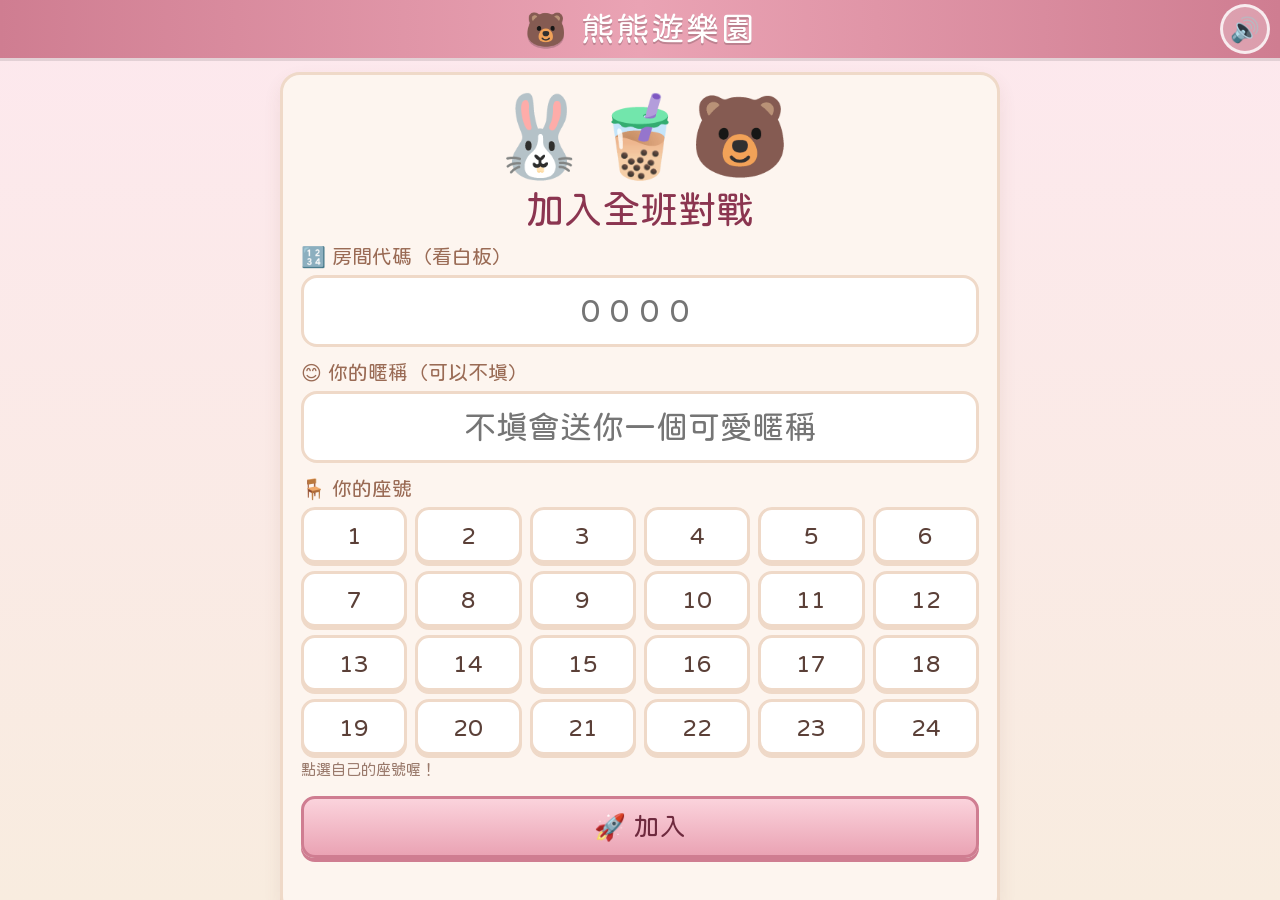
<file: live.html>
<!DOCTYPE html>
<html lang="zh-Hant-TW">
<head>
<meta charset="UTF-8">
<meta name="viewport" content="width=device-width, initial-scale=1.0, maximum-scale=1.0, user-scalable=no, viewport-fit=cover">
<meta name="apple-mobile-web-app-capable" content="yes">
<title>熊熊遊樂園・加入對戰</title>
<link rel="preconnect" href="https://fonts.googleapis.com">
<link rel="preconnect" href="https://fonts.gstatic.com" crossorigin>
<link rel="stylesheet" href="https://fonts.googleapis.com/css2?family=Huninn&display=swap">
<link rel="stylesheet" href="css/live.css?v=202611061447">
<style>
.center{max-width:720px; margin:0 auto; text-align:center}
.join-box h2{margin:4px 0 12px; font-size:clamp(1.6rem,4vw,2.4rem); color:#8b3550}
.big-emoji{font-size:clamp(3rem,10vw,5rem)}
.field{display:block; text-align:left; font-weight:900; font-size:1.25rem; margin:14px 0 6px; color:#9a6b55}
.inp{width:100%; height:72px; font-size:2rem; font-weight:900; text-align:center; color:var(--ink);
  border:3px solid var(--cream-d); border-radius:16px; background:#fff; outline:none}
.inp:focus{border-color:var(--rose-d); box-shadow:0 0 0 4px rgba(236,140,168,.35)}
#codeIn{letter-spacing:.3em}
.msg{min-height:1.6em; margin-top:12px; font-weight:800; font-size:1.15rem; color:#b2453f}
#joinBtn{width:100%; margin-top:18px}
.back-btn{width:100%; margin:0 0 6px; background:#e9f6ec; border-color:#7bbf8a; color:#2f6b3c}
.seat-grid{display:grid; grid-template-columns:repeat(6,1fr); gap:8px}
.seat-btn{height:56px; border-radius:14px; border:3px solid var(--cream-d); background:#fff; color:var(--ink);
  font:inherit; font-size:1.5rem; font-weight:900; font-variant-numeric:tabular-nums; box-shadow:0 3px 0 var(--cream-d)}
.seat-btn.selected{background:var(--rose-d); border-color:var(--rose-d); color:#fff; box-shadow:0 3px 0 #b8476a; transform:translateY(1px)}
.candy-pick{margin:4px 0 6px}
.candy-title{font-size:clamp(1.3rem,4vw,1.8rem); font-weight:900; color:#c25d7c; margin-bottom:10px}
.candy-grid{display:grid; grid-template-columns:repeat(6,1fr); gap:10px; max-width:560px; margin:0 auto}
.candy-btn{position:relative; aspect-ratio:1; border-radius:50%; border:0; padding:0; background:none; cursor:pointer; transition:transform .15s}
.candy-btn .cface{width:100%; height:auto; display:block; overflow:visible}
.candy-btn.mine{outline:5px solid #c25d7c; outline-offset:3px; transform:scale(1.08)}
.candy-btn.mine::after{content:'✓'; position:absolute; right:-4px; bottom:-2px; width:26px; height:26px; border-radius:50%; background:#c25d7c; border:3px solid #fff; display:flex; align-items:center; justify-content:center; color:#fff; font-size:.95rem; font-weight:900}
.candy-btn.taken{filter:grayscale(.55); opacity:.3}
.candy-btn.taken::after{content:'已選'; position:absolute; left:50%; bottom:-4px; transform:translateX(-50%); padding:0 6px; border-radius:999px; background:#fff; border:2px solid #b9a79a; color:#8a7466; font-size:.7rem; font-weight:900; white-space:nowrap}
.candy-note{font-size:.95rem; font-weight:700; color:var(--muted); margin-top:10px}
.my-ball{display:inline-block; vertical-align:middle; line-height:0}
.my-ball .cface{overflow:visible}
.mini-badge .my-ball .cface{width:1.4em; height:auto}
/* 🌸 糖果球個人賽：手繪療癒風 */
body.cozy .candy-title, body.cozy .guess-btn .gnum{color:var(--line)}
body.cozy .candy-btn.mine{outline:5px solid var(--line); outline-offset:2px}
body.cozy .candy-btn.mine::after{background:var(--line)}
body.cozy .guess-btn{border:3px solid var(--line); background:#fff4dc; box-shadow:0 4px 0 var(--line)}
body.cozy .guess-btn.picked{background:#f7c4cf; border-color:var(--line); box-shadow:0 4px 0 var(--line)}
body.cozy .guess-timer, body.cozy .pill, body.cozy .mini-badge{background:#fff4dc; border:3px solid var(--line) !important; color:var(--line) !important}
body.cozy .opt{border:3px solid var(--line) !important; box-shadow:0 5px 0 var(--line)}
body.cozy .qcard{background:#fff4dc}
body.cozy .seat-btn{border-color:var(--line); box-shadow:0 3px 0 var(--line)}
body.cozy .result-big, body.cozy .result-sub, body.cozy .score-line{color:var(--line)}
.guess-timer{display:inline-block; padding:2px 18px; border-radius:999px; background:#fff; border:3px solid #b9a6e6; color:#5d4a99; font-weight:900; font-size:1.5rem; margin-bottom:6px}
.guess-btn.closed{opacity:.35; filter:grayscale(.6)}
.guess-note{font-weight:800; color:var(--muted); margin:-4px 0 12px}
.guess-grid{display:flex; justify-content:center; flex-wrap:wrap; gap:14px; margin:6px 0 12px}
.guess-btn{position:relative; display:flex; flex-direction:column; align-items:center; gap:6px; padding:10px 8px 12px; min-width:96px;
  border-radius:20px; border:4px solid var(--cream-d); background:#fff; font:inherit; cursor:pointer; box-shadow:0 4px 0 var(--cream-d)}
.guess-btn .gnum{font-size:1.6rem; font-weight:900; color:#c25d7c}
.guess-btn .gball{display:block; width:72px}
.guess-btn .gball .cface{width:100%; height:auto; display:block; overflow:visible}
.guess-btn .gmine{font-size:.85rem; font-weight:900; color:#fff; background:#c25d7c; border-radius:999px; padding:1px 8px}
.guess-btn.picked{border-color:#8b67c2; background:#f3ecff; box-shadow:0 4px 0 #8b67c2; transform:translateY(-2px)}
.seat-note{font-size:.95rem; font-weight:700; color:var(--muted); text-align:left; margin-top:6px}
.team-badge{display:inline-flex; align-items:center; gap:10px; padding:8px 22px; border-radius:999px; border:4px solid; font-size:clamp(1.3rem,3.6vw,2rem); font-weight:900; background:#fff}
.wait-anim{font-size:4rem; animation:bob 1.4s ease-in-out infinite; margin:12px 0}
@keyframes bob{50%{transform:translateY(-12px) rotate(8deg)}}
.hello{font-size:clamp(1.5rem,4.6vw,2.4rem); font-weight:900; margin-bottom:14px}
.wait-text{font-size:clamp(1.2rem,3.4vw,1.7rem); font-weight:800; color:var(--muted)}

/* 作答畫面 */
.screen.play.active{display:flex; flex-direction:column; gap:12px; height:100%; max-width:900px}
.play-head{display:flex; justify-content:space-between; align-items:center; gap:10px; flex:0 0 auto}
.mini-badge{display:inline-flex; align-items:center; gap:6px; padding:4px 14px; border-radius:999px; border:3px solid; font-weight:900; font-size:clamp(1rem,2.6vw,1.4rem); background:#fff}
.pill{background:#fff; border:3px solid var(--cream-d); border-radius:999px; padding:4px 14px; font-weight:900; font-size:clamp(1rem,2.6vw,1.4rem)}
.qcard{text-align:center; flex:0 0 auto}
.q-type{display:inline-block; font-weight:800; padding:2px 14px; border-radius:999px; background:#fff; color:#8b3550; font-size:clamp(.95rem,2.4vw,1.2rem)}
.q-text{font-size:clamp(1.7rem,min(6vw,7cqh),3rem); font-weight:900; display:flex; align-items:center; justify-content:center; flex-wrap:wrap; gap:.2em; min-height:2.5em}
.q-img{display:block; max-width:100%; max-height:24cqh; margin:6px auto 0; border-radius:14px; object-fit:contain}
.q-words{display:block}
.opt-words{line-height:1.25; word-break:break-word; font-size:.75em; padding:0 .4em; text-align:center}
.opts{flex:1 1 0; min-height:0; display:grid; grid-template-columns:1fr 1fr; grid-template-rows:1fr 1fr; gap:12px; touch-action:none}
.opt{position:relative; border-radius:20px; border:4px solid #fff; background:#fff; box-shadow:0 5px 0 rgba(0,0,0,.12);
  font-size:clamp(1.8rem,min(6.4vw,8cqh),3.4rem); font-weight:900; display:flex; align-items:center; justify-content:center; gap:.4em; min-height:90px; overflow:hidden}
.opt.color{color:#fff}
.opt .shape{font-size:.8em}
.opt.right{background:#c9f5c4 !important; border-color:var(--ok) !important; color:var(--ink) !important}
.opt.wrong{background:#ffd2cc !important; border-color:var(--bad) !important; color:var(--ink) !important; animation:shake .4s}
.opt.reveal{box-shadow:0 0 0 5px var(--ok)}
.opts.locked .opt:not(.wrong):not(.reveal):not(.picked){filter:grayscale(1); opacity:.5}
.float{position:fixed; z-index:60; pointer-events:none; transform:translate(-50%,-50%); font-size:2.6rem; font-weight:900; color:var(--ok);
  text-shadow:0 3px 0 #fff; animation:floatUp 1s ease-out forwards}
@keyframes floatUp{0%{opacity:0; transform:translate(-50%,-50%) scale(.5)}15%{opacity:1; transform:translate(-50%,-80%) scale(1.2)}100%{opacity:0; transform:translate(-50%,-260%)}}
.timeup{position:absolute; inset:0; display:flex; align-items:center; justify-content:center; background:rgba(255,250,248,.92); font-size:2rem; font-weight:900; border-radius:20px; z-index:3}
.opts.waiting .opt{opacity:.3; filter:saturate(.4)}
.opts .opt{transition:opacity .25s, filter .25s}
.combo{border-color:#f0a35e !important; color:#d9531e; background:#fff4e6 !important}
.pop-in{animation:pop .45s ease}
.calm{position:absolute; left:50%; top:50%; transform:translate(-50%,-50%); z-index:4; display:flex; flex-direction:column; align-items:center; gap:4px;
  padding:14px 26px; border-radius:22px; background:rgba(255,255,255,.95); border:4px solid #b9a6e6; color:#5d4a99;
  font-size:clamp(1.3rem,4vw,2rem); font-weight:900; box-shadow:0 8px 24px rgba(80,60,120,.18); text-align:center; white-space:nowrap}
.calm b{font-size:1.3em}
.calm small{font-size:.6em; color:#7d6bb0}
.opts-wrap{position:relative; flex:1 1 0; min-height:0; display:flex}
.opts-wrap .opts{flex:1}

/* 搶答結果 */
.result-big{font-size:clamp(2.4rem,9vw,4.4rem); font-weight:900; margin:8px 0; animation:pop .5s ease}
.result-sub{font-size:clamp(1.3rem,4vw,2rem); font-weight:900; margin:8px 0}
.secs{font-size:.7em; color:var(--muted); margin-left:.3em}
.streak-line{font-size:clamp(1.2rem,4vw,1.8rem); font-weight:900; color:#d9531e; margin:6px 0; animation:pop .5s ease}
.score-line{font-size:clamp(1.2rem,3.6vw,1.8rem); font-weight:800; color:#8b3550; margin-top:12px}
.picked-shape{display:inline-flex; align-items:center; justify-content:center; width:110px; height:110px; border-radius:24px; color:#fff; font-size:3.4rem; margin:10px auto}
</style>
</head>
<body>
<div id="app">
  <header class="topbar">
    <h1>🐻 熊熊遊樂園</h1>
    <button id="soundBtn" class="icon-btn right" aria-label="音效開關">🔊</button>
  </header>

  <main class="main" id="main">
    <!-- 加入 -->
    <section id="pJoin" class="screen active">
      <div class="card center join-box">
        <div class="big-emoji">🐰🧋🐻</div>
        <h2>加入全班對戰</h2>
        <button id="backBtn" class="btn big back-btn hidden">🔄 回到剛剛的遊戲</button>
        <label class="field" for="codeIn">🔢 房間代碼（看白板）</label>
        <input id="codeIn" class="inp" type="text" inputmode="numeric" pattern="[0-9]*" maxlength="4" autocomplete="off" placeholder="0000">
        <label class="field" for="nameIn">😊 你的暱稱（可以不填）</label>
        <input id="nameIn" class="inp" type="text" maxlength="8" autocomplete="off" placeholder="不填會送你一個可愛暱稱">
        <div class="field">🪑 你的座號</div>
        <div id="seatGrid" class="seat-grid" role="group" aria-label="選座號"></div>
        <div class="seat-note">點選自己的座號喔！</div>
        <button id="joinBtn" class="btn btn-rose big">🚀 加入</button>
        <div id="joinMsg" class="msg"></div>
      </div>
    </section>

    <!-- 等待 -->
    <section id="pWait" class="screen">
      <div class="card center">
        <div id="waitHello" class="hello"></div>
        <div id="waitTeam"></div>
        <div id="candyPick" class="candy-pick hidden">
          <div id="candyTitle" class="candy-title">🍬 選一顆你的糖果球</div>
          <div id="candyGrid" class="candy-grid" role="group" aria-label="選糖果球顏色"></div>
          <div class="candy-note">灰色的是別人選走的。比賽時大螢幕只看得到顏色，最後才揭曉是誰喔！</div>
        </div>
        <div id="waitAnim" class="wait-anim">⏳</div>
        <div id="waitText" class="wait-text">等老師開始…</div>
        <div style="margin-top:14px"><span id="netDot" class="net-dot ok">已連線</span></div>
      </div>
    </section>

    <!-- 拔河／賽跑作答 -->
    <section id="pPlay" class="screen play">
      <div class="play-head">
        <span id="playTeam" class="mini-badge"></span>
        <span id="playTimer" class="pill">⏳</span>
        <span id="playCombo" class="pill combo hidden">🔥</span>
        <span id="playCount" class="pill">⭐ 0</span>
      </div>
      <div class="card qcard">
        <span id="playType" class="q-type"></span>
        <div id="playPrompt" class="q-text"></div>
      </div>
      <div class="opts-wrap">
        <div id="playOpts" class="opts"></div>
        <div id="playCalm" class="calm hidden"></div>
        <div id="playTimeup" class="timeup hidden">⏰ 時間到！看白板～</div>
      </div>
    </section>

    <!-- 搶答作答 -->
    <section id="pQuiz" class="screen play">
      <div class="play-head">
        <span id="quizIndex" class="pill"></span>
        <span id="quizTimer" class="pill">⏳</span>
        <span id="quizScore" class="pill">0 分</span>
      </div>
      <div class="card qcard">
        <span id="quizType" class="q-type"></span>
        <div id="quizPrompt" class="q-text"></div>
      </div>
      <div class="opts-wrap">
        <div id="quizOpts" class="opts"></div>
        <div id="quizTimeup" class="timeup hidden">⏰ 時間到！</div>
      </div>
    </section>

    <!-- 搶答：送出後／公布結果 -->
    <section id="pResult" class="screen">
      <div class="card center" id="resultBox"></div>
    </section>

    <!-- 結束 -->
    <section id="pEnd" class="screen">
      <div class="card center" id="endBox"></div>
    </section>
  </main>
</div>
<script type="module" src="js/live-play.js?v=202611061447"></script>
</body>
</html>
</file>
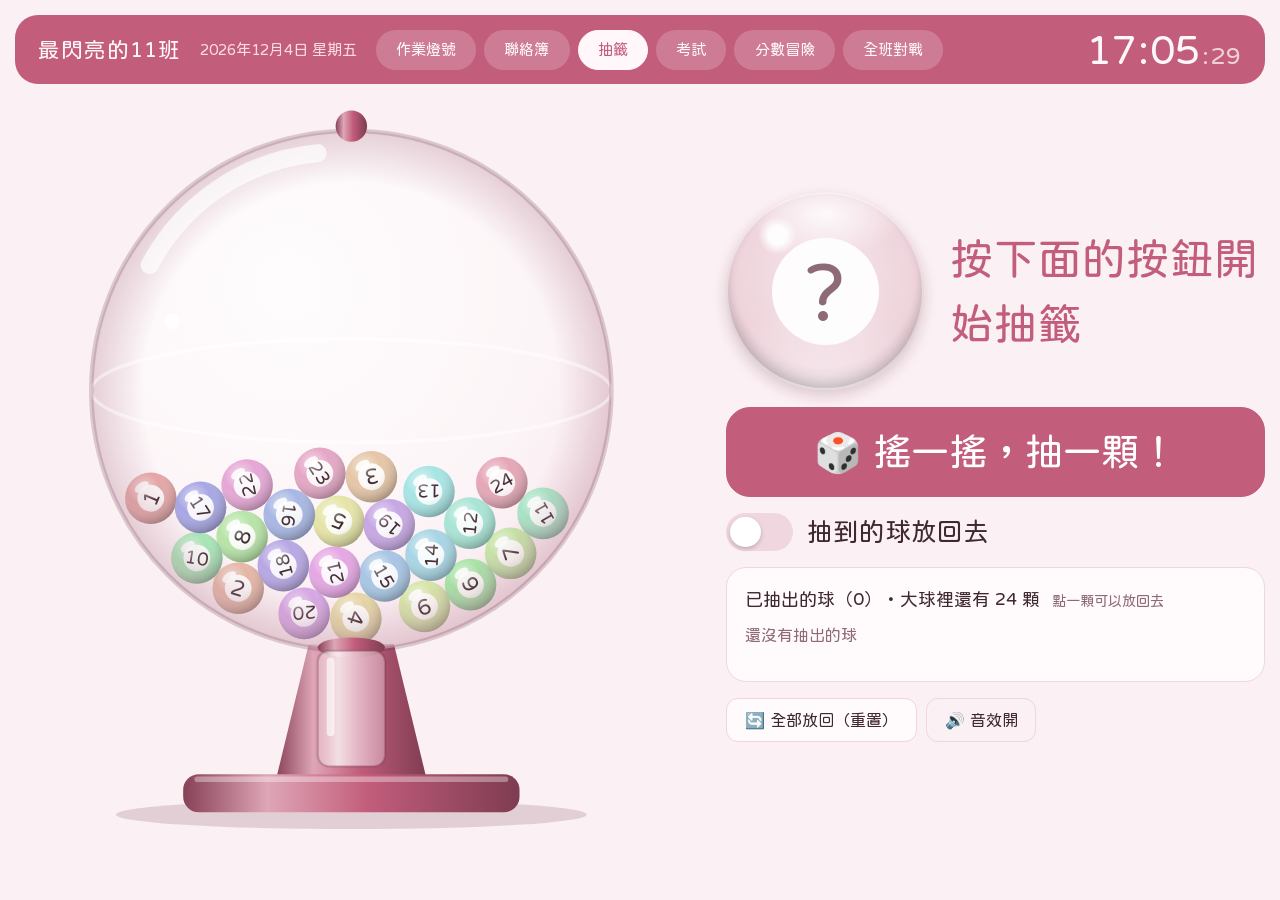
<file: roll.html>
<!doctype html>
<html lang="zh-Hant-TW" data-theme="rose">
<head>
  <meta charset="utf-8">
  <meta name="viewport" content="width=device-width, initial-scale=1">
  <title>抽籤</title>
  <link rel="preconnect" href="https://fonts.googleapis.com">
  <link rel="preconnect" href="https://fonts.gstatic.com" crossorigin>
  <link href="https://fonts.googleapis.com/css2?family=Huninn&family=Noto+Sans+TC:wght@400;500;700&display=swap" rel="stylesheet">
  <link rel="stylesheet" href="css/style.css?v=202611061447">
</head>
<body class="board compact-page roll-page">
  <header class="board-header">
    <div class="board-title">
      <h1 id="class-name">最閃亮的11班</h1>
      <p id="date" class="date"></p>
      <nav class="board-nav" aria-label="切換頁面">
        <a href="index.html">作業燈號</a>
        <a href="contact.html">聯絡簿</a>
        <a href="roll.html" class="active" aria-current="page">抽籤</a>
        <a href="exam.html">考試</a>
        <a href="fraction.html">分數冒險</a>
        <a href="live-host.html">全班對戰</a>
      </nav>
    </div>
    <div id="clock" class="clock" aria-label="現在時間"></div>
  </header>

  <main class="lottery-layout">
    <section class="lottery-stage" id="lottery"></section>

    <section class="lottery-side">
      <div class="lottery-result">
        <div id="big-ball" class="big-marble empty"><span id="big-num">?</span></div>
        <p id="caption" class="roll-caption">按下面的按鈕開始抽籤</p>
      </div>

      <button id="draw-btn" class="btn primary roll-go" type="button">🎲 搖一搖，抽一顆！</button>

      <label class="switch">
        <input id="put-back" type="checkbox">
        <span class="switch-track" aria-hidden="true"></span>
        <span>抽到的球放回去</span>
      </label>

      <div class="tray" id="tray-box">
        <p class="tray-title"><span id="tray-title">已抽出的球</span> <span class="muted tray-hint">點一顆可以放回去</span></p>
        <div id="tray" class="tray-balls"></div>
      </div>

      <div class="lottery-actions">
        <button id="reset-btn" class="btn" type="button">🔄 全部放回（重置）</button>
        <button id="sound-btn" class="btn ghost" type="button"></button>
      </div>
    </section>
  </main>

  <script type="module" src="js/roll.js?v=202611061447"></script>
</body>
</html>
</file>
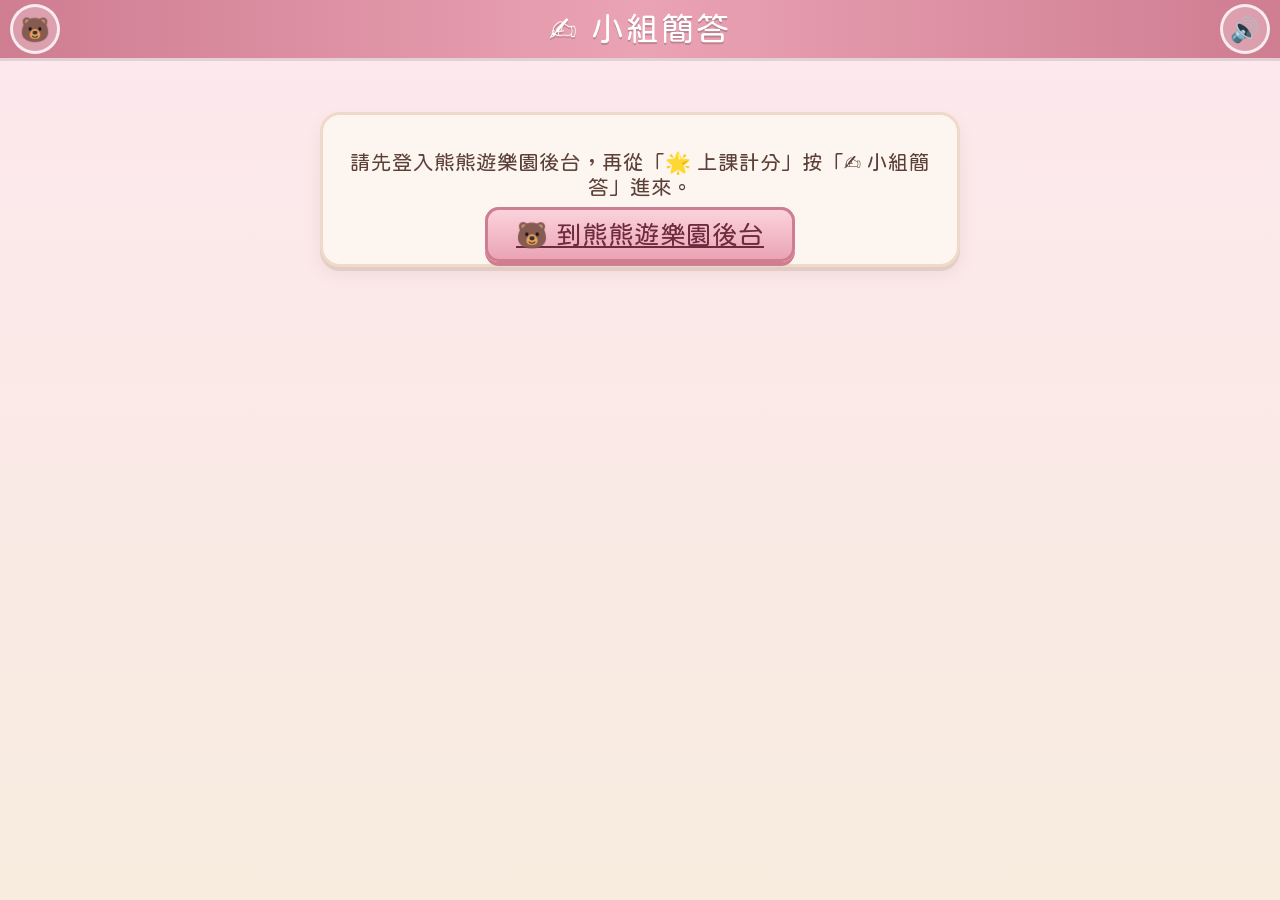
<file: short-host.html>
<!DOCTYPE html>
<html lang="zh-Hant-TW">
<head>
<meta charset="UTF-8">
<meta name="viewport" content="width=device-width, initial-scale=1.0">
<meta name="robots" content="noindex">
<title>小組簡答（白板）</title>
<link rel="preconnect" href="https://fonts.googleapis.com">
<link rel="preconnect" href="https://fonts.gstatic.com" crossorigin>
<link rel="stylesheet" href="https://fonts.googleapis.com/css2?family=Huninn&display=swap">
<link rel="stylesheet" href="css/live.css?v=202611061447">
<style>
html,body{user-select:auto; -webkit-user-select:auto}
input,select,textarea{user-select:text; -webkit-user-select:text; font-family:inherit}
.icon-btn.rejoin{left:70px; width:auto; padding:0 14px; border-radius:999px; font-size:1.05rem; font-weight:900; white-space:nowrap}
.wrap{max-width:1500px; margin:0 auto}
.lobby{display:grid; grid-template-columns:minmax(260px,330px) 1fr; gap:16px; align-items:start}
.join-card{text-align:center}
.qr-box{width:min(100%,250px); margin:0 auto 10px; padding:8px; background:#fff; border:3px solid var(--rose); border-radius:18px}
.qr-box svg{display:block; width:100%; height:auto}
.room-code{font-size:clamp(3rem,5.5vw,5.5rem); font-weight:900; letter-spacing:.08em; color:#8b3550; line-height:1.1; margin:2px 0 8px}
.join-url{font-size:.95rem; color:var(--muted); word-break:break-all; margin-bottom:8px}
.groups{display:grid; grid-template-columns:repeat(auto-fill,minmax(170px,1fr)); gap:12px}
.gtile{--gc:#f3e3cf; border-radius:18px; padding:12px 10px; text-align:center; background:#fff; border:3px solid var(--gc); border-bottom-width:7px; font-weight:900; font-size:clamp(1.2rem,1.8vw,1.6rem); position:relative}
.gtile .st{display:block; font-size:.8em; color:var(--muted); margin-top:4px}
.gtile.on{background:color-mix(in srgb,var(--gc) 35%,#fff)}
.gtile.on .st{color:#2f6b3c}
.gtile.done::after{content:'✅'; position:absolute; right:8px; top:6px}
.setup{display:grid; gap:12px; margin-top:16px}
.setup .row{display:flex; flex-wrap:wrap; align-items:center; gap:10px; font-weight:800; font-size:1.15rem}
.setup select,.setup input[type=text]{min-height:52px; border:3px solid var(--cream-d); border-radius:14px; padding:6px 12px; font-size:1.1rem; background:#fff; color:var(--ink)}
.setup select{min-width:16em}
.setup input[type=text]{flex:1; min-width:14em}
.hint{color:var(--muted); font-size:.95rem; font-weight:700}
.warn{color:#b2453f}
.qbar{display:flex; align-items:center; gap:12px; flex-wrap:wrap; margin-bottom:12px}
.qno{font-weight:900; font-size:1.3rem; padding:6px 16px; border-radius:999px; background:#fff; border:3px solid var(--cream-d)}
.timer{font-weight:900; font-size:clamp(1.6rem,3vw,2.6rem); color:#8b3550; min-width:3.5em; text-align:center}
.timer.low{color:#d64d4d; animation:pulse 1s infinite}
@keyframes pulse{50%{transform:scale(1.08)}}
.spacer{flex:1}
.qcard{text-align:center; padding:22px}
.qtext{font-size:clamp(1.8rem,3.4vw,3.2rem); font-weight:900; line-height:1.45; white-space:pre-wrap; word-break:break-word}
.qimg{max-width:min(100%,720px); max-height:38vh; border-radius:14px; margin:12px auto 0; display:block; background:#fff}
.status{display:grid; grid-template-columns:repeat(auto-fill,minmax(150px,1fr)); gap:10px; margin-top:14px}
.status .gtile{font-size:1.2rem; padding:10px}
.answers{display:grid; grid-template-columns:repeat(auto-fill,minmax(min(100%,360px),1fr)); gap:14px; margin-top:12px}
.acard{--gc:#f3e3cf; position:relative; background:#fff; border:3px solid var(--cream-d); border-radius:22px; padding:14px 16px 12px; display:flex; flex-direction:column; gap:10px; box-shadow:var(--shadow); animation:flip .5s ease both}
.acard.shown{border-color:var(--gc); border-bottom-width:8px}
@keyframes flip{from{opacity:0; transform:rotateY(80deg)}to{opacity:1; transform:none}}
.alabel{font-weight:900; font-size:1.15rem; color:#9a6b55; display:flex; align-items:center; gap:8px}
.alabel .gname{padding:2px 12px; border-radius:999px; background:var(--gc); color:var(--ink)}
.atext{font-size:clamp(1.3rem,2vw,1.9rem); font-weight:800; line-height:1.5; white-space:pre-wrap; word-break:break-word; min-height:2.5em}
.atext.empty{color:var(--muted); font-size:1.1rem}
.stars{display:flex; gap:8px; flex-wrap:wrap}
.star-btn{flex:1; min-height:56px; border-radius:14px; border:3px solid var(--cream-d); background:var(--cream); font:inherit; font-size:1.25rem; font-weight:900; cursor:pointer; color:var(--ink)}
.star-btn.on{background:linear-gradient(180deg,#fff2b8,#ffd86b); border-color:#d9a441; box-shadow:0 0 0 3px rgba(217,164,65,.35)}
.star-btn.zero.on{background:#eee6e0; border-color:#b8a89c; box-shadow:none}
.pts-pop{position:absolute; right:14px; top:8px; font-size:2rem; font-weight:900; color:#e8557d; animation:pop .6s ease}
.ref{margin-top:12px; padding:12px 16px; border-radius:16px; background:#fff8e1; border:3px dashed #e5c46a; font-size:1.3rem; font-weight:800; white-space:pre-wrap}
.ref b{color:#9a6b00}
.btn-row{display:flex; justify-content:center; gap:14px; flex-wrap:wrap; margin-top:18px}
.end-table{width:min(100%,700px); margin:12px auto; border-collapse:collapse; font-size:1.4rem; font-weight:800}
.end-table td{padding:10px 14px; border-bottom:2px dashed var(--cream-d)}
.end-table td:last-child{text-align:right; color:#c2416a}
.save-note{font-size:.95rem; color:var(--muted); text-align:center; margin-top:8px}
.modal{position:fixed; inset:0; z-index:80; display:flex; align-items:center; justify-content:center; background:rgba(60,35,30,.35); padding:16px}
.modal .card{max-width:560px; width:100%; text-align:center; font-size:1.2rem; font-weight:800}
.modal .room-code{font-size:clamp(3rem,8vw,5rem)}
.need-login{max-width:640px; margin:40px auto; text-align:center; font-size:1.3rem; font-weight:800}
@media (max-width:900px){ .lobby{grid-template-columns:1fr} }
</style>
</head>
<body>
<div id="app">
  <header class="topbar">
    <a id="homeBtn" class="icon-btn left" href="reading.html" aria-label="回熊熊遊樂園後台">🐻</a>
    <button id="rejoinBtn" class="icon-btn rejoin hidden" aria-label="顯示加入用的 QR code">📲 回來玩</button>
    <h1 id="title">✍️ 小組簡答</h1>
    <button id="soundBtn" class="icon-btn right" aria-label="音效開關">🔊</button>
  </header>

  <main class="main" id="main">
    <div class="wrap">
      <!-- 沒登入 -->
      <section id="sLogin" class="screen">
        <div class="card need-login">
          <p>請先登入熊熊遊樂園後台，再從「🌟 上課計分」按「✍️ 小組簡答」進來。</p>
          <a class="btn btn-rose big" href="reading.html">🐻 到熊熊遊樂園後台</a>
        </div>
      </section>

      <!-- 大廳 -->
      <section id="sLobby" class="screen">
        <div class="lobby">
          <div class="card join-card">
            <div class="label">📷 每組派一台 iPad 掃一下</div>
            <div id="qrBox" class="qr-box"></div>
            <div id="joinUrl" class="join-url"></div>
            <div class="label">房間代碼</div>
            <div id="roomCode" class="room-code">----</div>
            <span id="netDot" class="net-dot">連線中…</span>
          </div>
          <div>
            <div class="card">
              <div class="label">👥 各組加入狀況（<b id="joinedN">0</b> / <span id="groupN">0</span> 組）</div>
              <div id="lobbyGroups" class="groups"></div>
              <p id="noGroups" class="hint warn hidden">這個班還沒有分組：請先到熊熊遊樂園後台的「👥 名單與分組」建立組別。</p>
            </div>
            <div class="card setup">
              <div class="row">📚 題目
                <select id="setSel"><option value="">✏️ 臨時出一題</option></select>
                <span id="setInfo" class="hint"></span>
              </div>
              <div id="quickRow" class="row">
                <input id="quickQ" type="text" maxlength="300" placeholder="輸入這一題的題目，例如：故事裡的主角為什麼要離開家？">
              </div>
              <div class="row">⏱ 作答時間
                <select id="timeSel">
                  <option value="0">不限時（老師按「收卷」）</option>
                  <option value="60">1 分鐘</option>
                  <option value="120">2 分鐘</option>
                  <option value="180" selected>3 分鐘</option>
                  <option value="300">5 分鐘</option>
                  <option value="600">10 分鐘</option>
                </select>
              </div>
              <div class="btn-row" style="margin-top:4px">
                <button id="startBtn" class="btn btn-rose big">▶️ 開始第 1 題</button>
              </div>
            </div>
          </div>
        </div>
      </section>

      <!-- 作答中 -->
      <section id="sQ" class="screen">
        <div class="qbar">
          <span id="qNo" class="qno">第 1 題</span>
          <span class="spacer"></span>
          <span id="timer" class="timer"></span>
          <button id="collectBtn" class="btn btn-milk big">✋ 收卷，翻開答案</button>
        </div>
        <div class="card qcard">
          <div id="qText" class="qtext"></div>
          <img id="qImg" class="qimg hidden" alt="題目圖片">
        </div>
        <div id="qStatus" class="status"></div>
      </section>

      <!-- 翻開答案、評分 -->
      <section id="sReveal" class="screen">
        <div class="qbar">
          <span id="rNo" class="qno">第 1 題</span>
          <span id="rText" class="hint" style="font-size:1.2rem"></span>
          <span class="spacer"></span>
          <button id="refBtn" class="btn hidden">💡 參考答案</button>
        </div>
        <div id="refBox" class="ref hidden"></div>
        <div id="answers" class="answers"></div>
        <div class="btn-row">
          <button id="scoreBtn" class="btn btn-rose big">🎉 揭曉組別並記分</button>
          <button id="nextBtn" class="btn btn-rose big hidden">➡️ 下一題</button>
          <button id="endBtn" class="btn btn-milk big">🏁 結束</button>
        </div>
        <div id="saveNote" class="save-note"></div>
      </section>

      <!-- 結束 -->
      <section id="sEnd" class="screen">
        <div class="card" style="text-align:center">
          <div class="label" style="font-size:1.8rem">🏁 這一回合的小組分</div>
          <table id="endTable" class="end-table"></table>
          <div class="btn-row">
            <button id="againBtn" class="btn btn-rose big">🔄 再來一回合</button>
            <a class="btn btn-milk big" id="backBtn" href="reading.html">🐻 回熊熊遊樂園後台</a>
          </div>
        </div>
      </section>
    </div>
  </main>
</div>

<div id="rejoinModal" class="modal hidden">
  <div class="card">
    <div class="label">📲 不小心離開的組別，掃一下就能回來</div>
    <div id="rejoinQr" class="qr-box"></div>
    <div id="rejoinCode" class="room-code">----</div>
    <div class="hint">選原本的組別，打好的答案會接著用</div>
    <div class="btn-row"><button id="rejoinClose" class="btn btn-rose big">🎉 歡迎回來，繼續玩！</button></div>
  </div>
</div>

<script type="module" src="js/short-host.js?v=202611061447"></script>
</body>
</html>
</file>
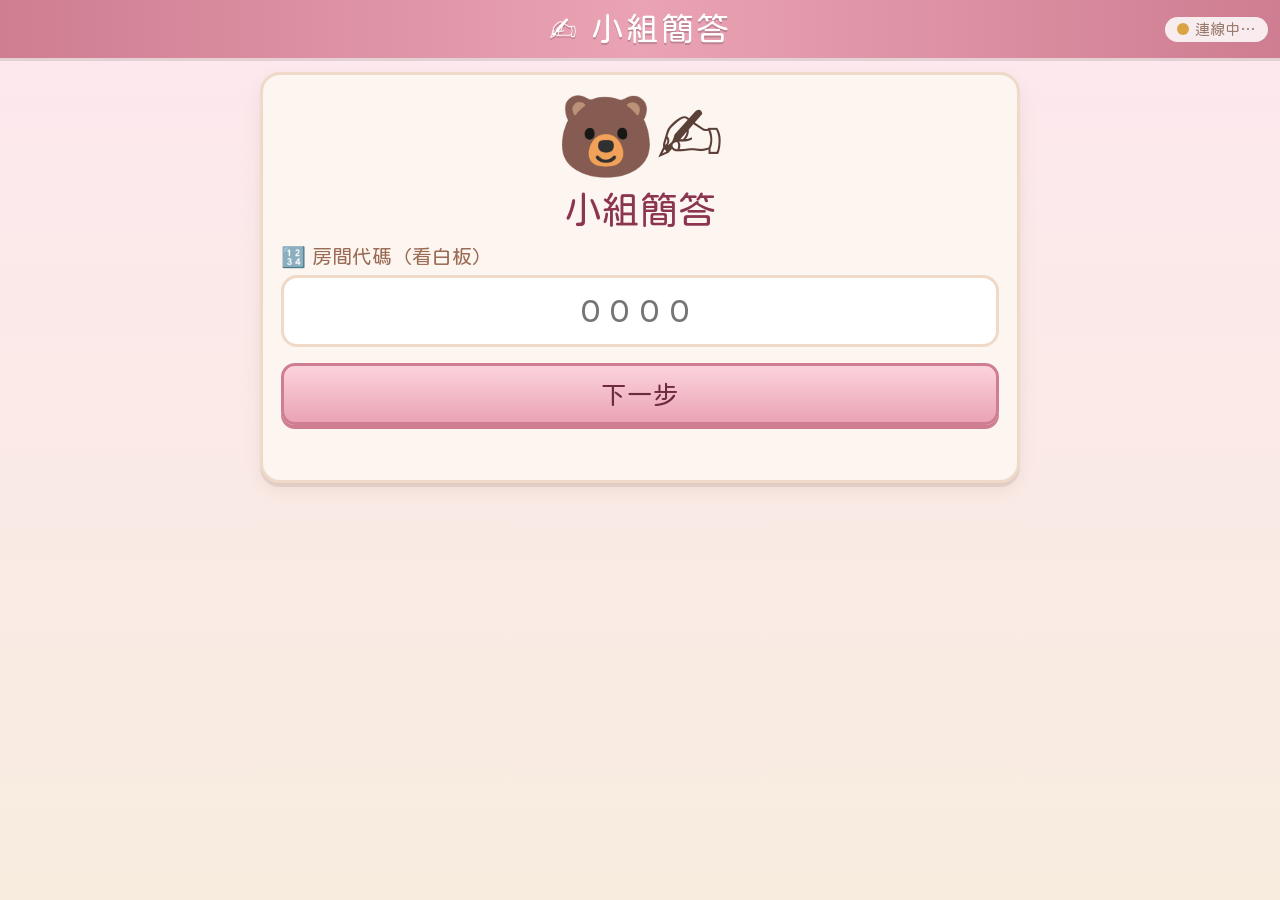
<file: short.html>
<!DOCTYPE html>
<html lang="zh-Hant-TW">
<head>
<meta charset="UTF-8">
<meta name="viewport" content="width=device-width, initial-scale=1.0, maximum-scale=1.0, user-scalable=no, viewport-fit=cover">
<meta name="apple-mobile-web-app-capable" content="yes">
<title>小組簡答・加入</title>
<link rel="preconnect" href="https://fonts.googleapis.com">
<link rel="preconnect" href="https://fonts.gstatic.com" crossorigin>
<link rel="stylesheet" href="https://fonts.googleapis.com/css2?family=Huninn&display=swap">
<link rel="stylesheet" href="css/live.css?v=202611061447">
<style>
textarea,input{user-select:text; -webkit-user-select:text; font-family:inherit}
.center{max-width:760px; margin:0 auto; text-align:center}
.join-box h2{margin:4px 0 12px; font-size:clamp(1.6rem,4vw,2.4rem); color:#8b3550}
.big-emoji{font-size:clamp(3rem,10vw,5rem)}
.field{display:block; text-align:left; font-weight:900; font-size:1.25rem; margin:14px 0 6px; color:#9a6b55}
.inp{width:100%; height:72px; font-size:2rem; font-weight:900; text-align:center; letter-spacing:.3em; color:var(--ink);
  border:3px solid var(--cream-d); border-radius:16px; background:#fff; outline:none}
.inp:focus{border-color:var(--rose-d); box-shadow:0 0 0 4px rgba(236,140,168,.35)}
.msg{min-height:1.6em; margin-top:12px; font-weight:800; font-size:1.15rem; color:#b2453f}
.groups{display:grid; grid-template-columns:repeat(auto-fill,minmax(150px,1fr)); gap:12px; margin-top:10px}
.gbtn{--gc:#f3e3cf; min-height:92px; border-radius:20px; border:3px solid var(--gc); border-bottom-width:8px; background:#fff;
  font:inherit; font-size:1.6rem; font-weight:900; color:var(--ink); cursor:pointer}
.gbtn small{display:block; font-size:.6em; color:var(--muted); margin-top:2px}
.gbtn:active{transform:translateY(3px)}
.gbtn.taken{opacity:.55}
.me{display:inline-block; padding:4px 18px; border-radius:999px; background:var(--gc,#f3e3cf); font-weight:900; font-size:1.3rem}
.qtext{font-size:clamp(1.4rem,4.4vw,2.2rem); font-weight:900; line-height:1.5; white-space:pre-wrap; word-break:break-word; text-align:left}
.qimg{max-width:100%; max-height:32vh; border-radius:14px; margin:10px auto 0; display:block; background:#fff}
.answer{width:100%; min-height:180px; font-size:1.5rem; font-weight:800; line-height:1.5; padding:14px; border-radius:18px;
  border:3px solid var(--cream-d); background:#fff; color:var(--ink); resize:vertical; outline:none; margin-top:12px}
.answer:focus{border-color:var(--rose-d)}
.answer:disabled{background:#f7f1ec; color:#7d6b5c}
.count{text-align:right; color:var(--muted); font-weight:800; margin-top:4px}
.bar{display:flex; align-items:center; justify-content:space-between; gap:10px; margin-bottom:10px}
.timer{font-weight:900; font-size:1.5rem; color:#8b3550}
.sent{font-size:clamp(1.4rem,5vw,2rem); font-weight:900; color:#2f6b3c; margin:10px 0}
.wait-anim{font-size:4rem; animation:bob 1.4s ease-in-out infinite}
@keyframes bob{50%{transform:translateY(-10px)}}
.wait-text{font-size:1.5rem; font-weight:900; margin-top:8px}
.result{font-size:clamp(2.4rem,9vw,4rem); font-weight:900; margin:10px 0}
.my-answer{white-space:pre-wrap; text-align:left; font-size:1.2rem; font-weight:800; padding:12px; border-radius:14px; background:#fff; border:2px dashed var(--cream-d); margin-top:10px}
#sendBtn{width:100%; margin-top:12px}
.back-btn{width:100%; margin:0 0 6px; background:#e9f6ec; border-color:#7bbf8a; color:#2f6b3c}
</style>
</head>
<body>
<div id="app">
  <header class="topbar">
    <h1>✍️ 小組簡答</h1>
    <span id="netDot" class="net-dot" style="position:absolute;right:12px">連線中…</span>
  </header>
  <main class="main" id="main">
    <!-- 輸入代碼 -->
    <section id="pCode" class="screen active">
      <div class="card center join-box">
        <div class="big-emoji">🐻✍️</div>
        <h2>小組簡答</h2>
        <button id="backBtn" class="btn big back-btn hidden">🔄 回到剛剛的組別</button>
        <label class="field" for="codeIn">🔢 房間代碼（看白板）</label>
        <input id="codeIn" class="inp" type="text" inputmode="numeric" pattern="[0-9]*" maxlength="4" autocomplete="off" placeholder="0000">
        <button id="codeBtn" class="btn btn-rose big" style="width:100%;margin-top:16px">下一步</button>
        <div id="codeMsg" class="msg"></div>
      </div>
    </section>

    <!-- 選組別 -->
    <section id="pGroup" class="screen">
      <div class="card center">
        <h2 style="color:#8b3550;margin:6px 0">👥 你們是哪一組？</h2>
        <div class="field" style="text-align:center">一組只要一台 iPad 喔</div>
        <div id="groupList" class="groups"></div>
        <div id="groupMsg" class="msg"></div>
      </div>
    </section>

    <!-- 等待 -->
    <section id="pWait" class="screen">
      <div class="card center">
        <div><span id="meTag" class="me"></span></div>
        <div class="wait-anim">⏳</div>
        <div id="waitText" class="wait-text">等老師出題…</div>
      </div>
    </section>

    <!-- 作答 -->
    <section id="pQ" class="screen">
      <div class="card center">
        <div class="bar"><span id="meTag2" class="me"></span><span id="qNo" style="font-weight:900;color:var(--muted)"></span><span id="timer" class="timer"></span></div>
        <div id="qText" class="qtext"></div>
        <img id="qImg" class="qimg hidden" alt="題目圖片">
        <textarea id="answer" class="answer" maxlength="300" placeholder="在這裡打你們這組的答案…"></textarea>
        <div id="count" class="count">0 / 300</div>
        <button id="sendBtn" class="btn btn-rose big" disabled>📤 送出答案（送出後就不能改囉）</button>
        <div id="sentBox" class="hidden">
          <div class="sent">✅ 已送出！</div>
          <div class="wait-text">等其他組寫完，答案會一起出現在大螢幕</div>
        </div>
      </div>
    </section>

    <!-- 結果 -->
    <section id="pResult" class="screen">
      <div class="card center">
        <div><span id="meTag3" class="me"></span></div>
        <div id="resultBig" class="result"></div>
        <div id="resultSub" class="wait-text"></div>
        <div id="myAnswer" class="my-answer hidden"></div>
      </div>
    </section>
  </main>
</div>

<div id="sureModal" class="modal hidden">
  <div class="card">
    <div style="font-size:1.4rem">確定要送出嗎？<br><small>送出後就不能改了</small></div>
    <div class="row">
      <button id="sureYes" class="btn btn-rose big">📤 送出</button>
      <button id="sureNo" class="btn big">再想一下</button>
    </div>
  </div>
</div>

<script type="module" src="js/short-play.js?v=202611061447"></script>
</body>
</html>
</file>
<file: css/style.css>
/* ============================================================
   最閃亮的11班：樣式
   顏色都集中在最上面，換主題只要換這一組。
   ============================================================ */

:root,
[data-theme="milktea"] {
  /* 奶茶色系 */
  --bg: #f5efe6;
  --surface: #fffaf3;
  --ink: #3a2e25;
  --muted: #7d6b5c;
  --line: #e3d5c3;
  --accent: #9c6f45;
  --accent-ink: #ffffff;

  /* 燈號：綠燈柔和（已完成），黃、紅明顯（需要注意） */
  --green-bg: #d7ead8;
  --green-ink: #1f5b33;
  --green-ring: #9fcca6;
  --yellow-bg: #f3c13a;
  --yellow-ink: #3a2c00;
  --red-bg: #cf3b36;
  --red-ink: #ffffff;
}

[data-theme="rose"] {
  /* 典雅玫粉色系（目前預設） */
  --bg: #fbf0f3;
  --surface: #fffafb;
  --ink: #3f2830;
  --muted: #8d6a76;
  --line: #f0d6de;
  --accent: #c25d7c;
  --accent-ink: #ffffff;
}

* { box-sizing: border-box; }
[hidden] { display: none !important; }

html, body { margin: 0; }

body {
  background: var(--bg);
  color: var(--ink);
  font-family: "Huninn", "PingFang TC", "Microsoft JhengHei", "Noto Sans TC", sans-serif;
  font-synthesis-weight: none;   /* 粉圓只有一種粗細，不要硬加粗 */
  line-height: 1.5;
  -webkit-tap-highlight-color: transparent;
}

h1, h2 { margin: 0; font-weight: 700; }

button, input { font: inherit; color: inherit; }

.muted { color: var(--muted); }
.error { color: var(--red-bg); font-weight: 500; margin: .25rem 0; }
.empty { color: var(--muted); text-align: center; padding: 3rem 1rem; font-size: 1.4rem; }
.empty.small { font-size: 1.05rem; padding: 1.5rem 1rem; }

/* ---------- 按鈕 ---------- */
.btn {
  display: inline-flex; align-items: center; justify-content: center;
  min-height: 44px; padding: .5rem 1.1rem;
  border: 1.5px solid var(--line); border-radius: 12px;
  background: var(--surface); color: var(--ink);
  font-weight: 500; text-decoration: none; cursor: pointer;
}
.btn:hover { border-color: var(--accent); }
.btn.primary { background: var(--accent); border-color: var(--accent); color: var(--accent-ink); }
.btn.ghost { background: transparent; }
.btn.small { min-height: 36px; padding: .25rem .8rem; font-size: .95rem; }

input[type="text"], input[type="password"] {
  width: 100%; min-height: 48px; padding: .5rem .9rem;
  border: 1.5px solid var(--line); border-radius: 12px;
  background: #fff; font-size: 1.1rem;
}
input:focus-visible, button:focus-visible, a:focus-visible {
  outline: 3px solid var(--accent); outline-offset: 2px;
}

.card {
  background: var(--surface);
  border: 1px solid var(--line);
  border-radius: 18px;
  padding: 1rem 1.2rem;
}

/* ---------- 燈號（座號圓鈕） ---------- */
.seats {
  display: grid;
  grid-template-columns: repeat(24, minmax(0, 1fr));
  gap: clamp(4px, .45vw, 10px);
}
.seat {
  aspect-ratio: 1;
  width: 100%;
  border-radius: 50%;
  border: 3px solid transparent;
  font-weight: 700;
  font-size: clamp(1rem, 1.6vw, 2rem);
  font-variant-numeric: tabular-nums;
  cursor: pointer;
  padding: 0;
  transition: transform .12s ease, background-color .2s ease;
  touch-action: manipulation;
}
.seat:active { transform: scale(.92); }

.dot { display: inline-block; width: 1em; height: 1em; border-radius: 50%; vertical-align: -.12em; margin-right: .35em; }

.badge {
  display: inline-block; padding: .15rem .7rem; border-radius: 999px;
  font-weight: 700; font-size: .9em; white-space: nowrap;
}
.badge.red    { background: var(--red-bg); color: var(--red-ink); }
.badge.yellow { background: var(--yellow-bg); color: var(--yellow-ink); }
.badge.done   { background: var(--green-bg); color: var(--green-ink); }

/* ============================================================
   主畫面（白板）
   ============================================================ */
.board { padding: clamp(16px, 2vw, 40px); }

.board-header {
  display: flex; align-items: flex-end; justify-content: space-between; gap: 1rem;
  border-bottom: 2px solid var(--line);
  padding-bottom: clamp(8px, 1vw, 20px);
  margin-bottom: clamp(12px, 1.2vw, 24px);
}
.board-title h1 {
  font-family: inherit;
  font-size: clamp(1.8rem, 3.2vw, 3.6rem);
  letter-spacing: .06em;
}
.date { margin: .2rem 0 0; font-size: clamp(1.1rem, 1.8vw, 2rem); color: var(--muted); }
.clock {
  font-size: clamp(3rem, 8vw, 9rem);
  font-weight: 700; line-height: 1;
  font-variant-numeric: tabular-nums;
  letter-spacing: .02em;
}

.legend {
  display: flex; flex-wrap: wrap; gap: 1.5rem; align-items: center;
  font-size: clamp(1rem, 1.3vw, 1.5rem); color: var(--muted);
  margin-bottom: clamp(10px, 1vw, 20px);
}
.mode-hint { margin-left: auto; font-size: .85em; }

.assignments { display: grid; gap: clamp(12px, 1.2vw, 24px); }

.assignment {
  background: var(--surface);
  border: 1px solid var(--line);
  border-radius: 20px;
  padding: clamp(12px, 1.2vw, 24px);
}
.assignment-head {
  display: flex; align-items: center; justify-content: space-between; gap: 1rem;
  margin-bottom: clamp(8px, .8vw, 16px);
}
.assignment-head h2 { font-size: clamp(1.3rem, 2vw, 2.4rem); }
.board .badges { display: flex; gap: .5rem; font-size: clamp(1rem, 1.4vw, 1.6rem); }

body.board:not(.can-operate) .seat { cursor: default; }

.corner-btn {
  position: fixed; right: 12px; bottom: 12px;
  width: 44px; height: 44px; border-radius: 50%;
  border: 1px solid var(--line); background: var(--surface);
  color: var(--muted); font-size: 1.3rem; cursor: pointer; opacity: .6;
}
.corner-btn:hover { opacity: 1; }

/* ---------- 底部提示（含「復原」） ---------- */
.toast {
  position: fixed; left: 50%; bottom: 24px;
  transform: translate(-50%, 140%);
  display: flex; align-items: center; gap: 1.2rem;
  max-width: calc(100vw - 32px);
  padding: .9rem 1.2rem .9rem 1.6rem;
  background: var(--ink); color: var(--surface);
  border-radius: 18px;
  font-size: clamp(1.05rem, 1.6vw, 1.8rem);
  box-shadow: 0 10px 30px rgba(0, 0, 0, .25);
  transition: transform .25s ease;
  z-index: 20;
}
.toast.show { transform: translate(-50%, 0); }
.toast.error { background: var(--red-bg); color: var(--red-ink); }
.toast-btn {
  min-height: 56px; padding: .4rem 1.2rem;
  border: none; border-radius: 12px;
  background: var(--surface); color: var(--ink);
  font-weight: 700; cursor: pointer; white-space: nowrap;
}
.toast-count {
  display: inline-block; min-width: 1.6em; margin-left: .2em;
  color: var(--muted); font-variant-numeric: tabular-nums;
}

/* ---------- 設定視窗 ---------- */
dialog.sheet {
  border: none; border-radius: 20px; padding: 0;
  width: min(440px, calc(100vw - 32px));
  background: var(--surface); color: var(--ink);
}
dialog.sheet::backdrop { background: rgba(40, 30, 20, .45); }
.sheet-body { display: grid; gap: .8rem; padding: 1.5rem; }
.sheet-body h2 { font-size: 1.3rem; }
.sheet-body label { display: block; margin-bottom: .4rem; }
.sheet-body hr { width: 100%; border: none; border-top: 1px solid var(--line); margin: .2rem 0; }
#classroom-login { display: grid; gap: .6rem; }

/* ============================================================
   後台
   ============================================================ */
.admin { padding: 16px; }
.admin main, .admin-header, .tabs { max-width: 1100px; margin-inline: auto; }

.login { min-height: 90vh; display: grid; place-items: center; }
.login-card { width: min(400px, 100%); display: grid; gap: .6rem; }
.login-card h1 { font-family: inherit; font-size: 1.8rem; }
.check { display: flex; align-items: center; gap: .5rem; margin-top: .3rem; }
.check input { width: 22px; height: 22px; accent-color: var(--accent); }
.hint { margin: 0; font-size: .9rem; color: var(--muted); }
.link { color: var(--muted); text-align: center; margin-top: .4rem; }

.admin-header {
  display: flex; justify-content: space-between; align-items: center; gap: 1rem;
  margin-bottom: 1rem;
}
.admin-header h1 { font-family: inherit; font-size: 1.6rem; }
.admin-actions { display: flex; gap: .5rem; }

.tabs { display: flex; gap: .4rem; overflow-x: auto; margin-bottom: 1rem; }
.tab {
  min-height: 44px; padding: .4rem 1rem; border-radius: 999px;
  border: 1.5px solid var(--line); background: transparent; cursor: pointer; white-space: nowrap;
}
.tab.active { background: var(--ink); color: var(--surface); border-color: var(--ink); }

.tab-panel { display: grid; gap: 1rem; }

.add-form label { display: block; font-weight: 500; margin-bottom: .5rem; }
.row { display: flex; gap: .6rem; }
.row input { flex: 1; }

/* 畫筆：先選顏色 */
.pen-card {
  position: sticky; top: 8px; z-index: 5;
  display: flex; flex-wrap: wrap; align-items: center; gap: .6rem 1rem;
  box-shadow: 0 4px 16px rgba(60, 40, 20, .08);
}
.pen-label { margin: 0; font-weight: 500; }
.pens { display: flex; gap: .5rem; flex: 1 1 280px; }
.pen {
  flex: 1; min-height: 48px; border-radius: 12px; cursor: pointer;
  border: 3px solid transparent; font-weight: 700; white-space: nowrap;
}
.pen.green  { background: var(--green-bg);  color: var(--green-ink); }
.pen.yellow { background: var(--yellow-bg); color: var(--yellow-ink); }
.pen.red    { background: var(--red-bg);    color: var(--red-ink); }
.pen.active { border-color: var(--ink); box-shadow: 0 0 0 3px var(--surface) inset; }

.admin-list { display: grid; gap: 1rem; }
.admin-assignment .assignment-head h2 { font-size: 1.25rem; }
.row-actions { display: flex; gap: .4rem; flex-shrink: 0; }
.seats.compact { grid-template-columns: repeat(12, minmax(0, 1fr)); gap: 6px; }
.seats.compact .seat { font-size: 1.05rem; border-width: 2px; }

.archived summary { cursor: pointer; font-weight: 500; min-height: 32px; }
.archived-row {
  display: flex; justify-content: space-between; align-items: center; gap: 1rem;
  padding: .6rem 0; border-top: 1px solid var(--line);
}

/* ---------- 窄螢幕（手機、平板直放） ---------- */
@media (max-width: 900px) {
  .board .seats { grid-template-columns: repeat(12, minmax(0, 1fr)); }
  .board .seat { font-size: clamp(1rem, 3.2vw, 1.6rem); }
}
@media (max-width: 560px) {
  .seats, .board .seats, .seats.compact { grid-template-columns: repeat(6, minmax(0, 1fr)); }
  .board-header { flex-direction: column; align-items: flex-start; }
  .assignment-head { flex-wrap: wrap; }
  .admin-header h1 { font-size: 1.3rem; }
}

/* ============================================================
   扭蛋頁
   ============================================================ */
:root,
[data-theme="milktea"] {
  --reward-body: #dc8aa1;   /* 天堂：柔和玫瑰粉 */
  --reward-knob: #fff0f3;
  --punish-body: #a8435f;   /* 地獄：深玫瑰紅 */
  --punish-knob: #f6cbd6;
  --heaven-bg: linear-gradient(180deg, #ffffff 0%, #fff4f6 55%, #fde3ea 100%);
  --heaven-line: #f4d4dd;
  --hell-bg: radial-gradient(120% 90% at 50% 25%, #4d1f30 0%, #2a1019 60%, #1a0910 100%);
  --hell-ink: #fbe9ee;
  --hell-muted: #d6a9b6;
  --hell-line: rgba(255, 210, 222, .18);
}
[data-theme="rose"] {
}

.gacha-page { padding: clamp(16px, 2vw, 40px); min-height: 100vh; }
.gacha-header {
  display: flex; justify-content: space-between; align-items: center; gap: 1rem;
  border-bottom: 2px solid var(--line);
  padding-bottom: clamp(8px, 1vw, 20px);
  margin-bottom: clamp(16px, 2vw, 32px);
}
.gacha-header h1 { font-family: inherit; font-size: clamp(1.6rem, 3vw, 3rem); letter-spacing: .05em; }
.gacha-hint {
  background: var(--surface); border: 1px dashed var(--line); border-radius: 14px;
  padding: .8rem 1.2rem; font-size: 1.1rem; text-align: center; color: var(--muted);
}

.machines {
  display: grid; grid-template-columns: repeat(2, minmax(0, 1fr));
  gap: clamp(16px, 3vw, 56px);
  max-width: 1300px; margin: 0 auto;
}
.machine-card {
  position: relative;
  display: grid; justify-items: center; gap: .3rem;
  padding: clamp(16px, 2vw, 32px);
  background: var(--surface); border: 1px solid var(--line); border-radius: 28px;
  cursor: pointer; text-align: center;
  transition: transform .15s ease, box-shadow .15s ease;
  touch-action: manipulation;
}
.machine-card:hover { box-shadow: 0 10px 30px rgba(60, 40, 20, .1); }
.machine-card:active { transform: scale(.98); }
.machine-card h2 { font-size: clamp(1.4rem, 2.6vw, 2.6rem); margin-top: .4rem; }
.machine-card p { margin: 0; font-size: clamp(1rem, 1.4vw, 1.4rem); }
.machine-card .machine-art { width: min(100%, 340px); }
.machine-card.disabled { cursor: default; }
.machine-card.disabled .machine-art { opacity: .45; filter: grayscale(.5); }
.machine-status {
  position: absolute; top: 38%; left: 50%; transform: translate(-50%, -50%) rotate(-6deg);
  background: var(--ink); color: var(--surface);
  padding: .5rem 1.4rem; border-radius: 12px;
  font-size: clamp(1.2rem, 2.2vw, 2.2rem); font-weight: 700; white-space: nowrap;
}

/* 機器本體（顏色、光影在 js/machine.js） */
.machine { display: block; width: 100%; height: auto; overflow: visible; transform-origin: 50% 96%; }
.machine .knob { transform-box: view-box; transform-origin: 100px 214px; }
.machine.spinning { animation: wobble .16s ease-in-out infinite alternate; }
.machine.spinning .knob { animation: turn 1.6s cubic-bezier(.45, 0, .35, 1); }
@keyframes wobble {
  from { transform: rotate(-1.6deg) translateX(-2px); }
  to   { transform: rotate(1.6deg) translateX(2px); }
}
@keyframes turn { to { transform: rotate(720deg); } }

/* 抽獎視窗 */
.draw-dialog {
  width: 100vw; height: 100vh; max-width: 100vw; max-height: 100vh;
  margin: 0; padding: 0; border: none;
  background: var(--bg); color: var(--ink);
}
.draw-dialog::backdrop { background: var(--bg); }
.draw-layout {
  display: grid; grid-template-columns: minmax(0, 1fr) minmax(0, 1fr);
  gap: clamp(16px, 3vw, 48px);
  height: 100%; padding: clamp(16px, 2.5vw, 48px);
  overflow-y: auto;
}
.stage {
  position: relative; align-self: center; justify-self: center;
  width: min(100%, 56vh);
}
.drop-capsule {
  position: absolute; left: 50%; top: 88%;
  width: 22%; aspect-ratio: 1;
  display: grid; grid-template-rows: 1fr 1fr;
  filter: drop-shadow(0 6px 10px rgba(0, 0, 0, .2));
  z-index: 3;
}
.cap-top, .cap-bottom { display: block; }
.cap-top {
  border-radius: 999px 999px 0 0;
  background-image:
    radial-gradient(circle at 34% 62%, rgba(255, 255, 255, .85) 0 9%, rgba(255, 255, 255, 0) 28%),
    radial-gradient(130% 160% at 35% 100%, rgba(255, 255, 255, .25), rgba(0, 0, 0, .22));
  box-shadow: inset 0 2px 0 rgba(255, 255, 255, .4);
}
.cap-bottom {
  border-radius: 0 0 999px 999px;
  background: radial-gradient(130% 160% at 35% 0%, #fff 30%, #d9d9d9);
  border-top: 1.5px solid rgba(0, 0, 0, .12);
}

.result {
  position: absolute; inset: 0;
  display: grid; place-items: center;
  z-index: 4;
}
.result-card {
  width: min(100%, 640px);
  background: var(--surface); border-radius: 28px;
  border: 4px solid var(--reward-body);
  padding: clamp(18px, 2.5vw, 40px);
  text-align: center;
  box-shadow: 0 20px 50px rgba(60, 40, 20, .25);
  animation: pop-in .45s cubic-bezier(.3, 1.5, .5, 1);
}
.result-card.punish { border-color: var(--punish-body); }
@keyframes pop-in { from { transform: scale(.4); opacity: 0; } }
.result-seat { margin: 0; font-size: clamp(1.2rem, 2.2vw, 2.2rem); color: var(--muted); font-weight: 500; }
.result-name {
  margin: .3rem 0 0;
  font-family: inherit;
  font-size: clamp(2rem, 4.6vw, 4.6rem); font-weight: 700; line-height: 1.25;
}
.result-list {
  list-style: none; margin: .6rem 0 0; padding: 0;
  display: grid; gap: .3rem;
  font-size: clamp(1.4rem, 2.8vw, 2.8rem); font-weight: 700;
  max-height: 50vh; overflow-y: auto;
}
.result-list b { color: var(--accent); }
.result-note { margin: .8rem 0 0; font-size: clamp(1rem, 1.6vw, 1.5rem); color: var(--red-bg); font-weight: 500; }

.controls { align-self: center; display: grid; gap: clamp(12px, 1.6vw, 24px); }
.controls h2 { font-family: inherit; font-size: clamp(1.6rem, 3vw, 3rem); }
.controls.locked .step { opacity: .45; pointer-events: none; }
.step-label { margin: 0 0 .5rem; font-size: clamp(1.1rem, 1.7vw, 1.7rem); font-weight: 700; }
.seat-picker { display: grid; grid-template-columns: repeat(6, minmax(0, 1fr)); gap: clamp(6px, .8vw, 12px); }
.pick {
  aspect-ratio: 1.25; border-radius: 16px;
  border: 2px solid var(--line); background: var(--surface);
  font-size: clamp(1.2rem, 2vw, 2.1rem); font-weight: 700; font-variant-numeric: tabular-nums;
  cursor: pointer; touch-action: manipulation;
}
.pick.active { background: var(--ink); color: var(--surface); border-color: var(--ink); }

.stepper { display: flex; align-items: stretch; gap: .6rem; max-width: 380px; }
.step-btn {
  width: clamp(56px, 6vw, 84px); aspect-ratio: 1;
  border-radius: 16px; border: 2px solid var(--line); background: var(--surface);
  font-size: clamp(1.8rem, 3vw, 2.8rem); font-weight: 700; cursor: pointer;
}
.stepper input {
  flex: 1; min-width: 0; text-align: center;
  border: 2px solid var(--line); border-radius: 16px; background: #fff;
  font-size: clamp(1.8rem, 3vw, 2.8rem); font-weight: 700;
}
.go-btn, .after .btn {
  min-height: clamp(64px, 7vw, 96px);
  font-size: clamp(1.4rem, 2.4vw, 2.4rem); font-weight: 700; border-radius: 20px;
}
.go-btn:disabled { opacity: .45; cursor: default; }
.draw-dialog.punish .btn.primary { background: var(--punish-body); border-color: var(--punish-body); }
.after { display: grid; grid-template-columns: 2fr 1fr; gap: .8rem; }
#cancel-draw { justify-self: start; }

@media (max-width: 800px) {
  .machines { grid-template-columns: 1fr; }
  .draw-layout { grid-template-columns: 1fr; align-content: start; }
  .stage { width: min(100%, 320px); }
  .result-card { width: min(100%, 92vw); }
}

/* ---------- 後台：獎品／懲罰／紀錄 ---------- */
.tabs .tab { text-decoration: none; color: inherit; display: inline-flex; align-items: center; gap: .3rem; }
.tabs .tab.active { color: var(--surface); }
.tab-badge {
  display: inline-grid; place-items: center; min-width: 1.4em; height: 1.4em; padding: 0 .3em;
  border-radius: 999px; background: var(--red-bg); color: var(--red-ink);
  font-size: .8rem; font-weight: 700;
}
.alert {
  margin: 0; padding: .8rem 1rem; border-radius: 14px;
  background: #fbe3c2; color: #6b3d00; font-weight: 500;
}
.hint { margin: 0; }
.section-title { font-size: 1.15rem; margin-bottom: .6rem; }
.form-title { margin: 0; font-weight: 700; grid-column: 1 / -1; }

.add-grid {
  display: grid; gap: .6rem .8rem; align-items: end;
  grid-template-columns: 2fr repeat(3, 1fr) auto;
}
.add-grid#punish-form { grid-template-columns: 3fr 1fr auto; }
.field { display: grid; gap: .25rem; font-size: .9rem; color: var(--muted); }
.field input {
  width: 100%; min-height: 44px; padding: .4rem .7rem;
  border: 1.5px solid var(--line); border-radius: 10px; background: #fff;
  font-size: 1.05rem; color: var(--ink);
}

.item-list { display: grid; gap: .8rem; grid-template-columns: repeat(auto-fill, minmax(300px, 1fr)); }
.item-card {
  background: var(--surface); border: 1px solid var(--line); border-radius: 16px;
  padding: .9rem 1rem; display: grid; gap: .7rem;
}
.item-card.low { border-color: #e2a54a; box-shadow: 0 0 0 2px #fbe3c2 inset; }
.item-head { display: flex; justify-content: space-between; align-items: baseline; gap: .6rem; flex-wrap: wrap; }
.item-head h3 { margin: 0; font-size: 1.15rem; }
.chance { font-weight: 700; color: var(--accent); white-space: nowrap; }
.chance.off { color: var(--muted); font-weight: 500; }
.item-fields { display: grid; grid-template-columns: repeat(auto-fit, minmax(90px, 1fr)); gap: .6rem; }
.stock-field { display: flex; align-items: end; gap: .4rem; grid-column: span 2; }
.stock-field .field { flex: 1; }

.pending-row, .log-row {
  display: grid; align-items: center; gap: .4rem .8rem;
  padding: .6rem 0; border-top: 1px solid var(--line);
}
.pending-row:first-child, .log-row:first-child { border-top: none; }
.pending-row { grid-template-columns: auto 1fr auto auto; }
.pending-seat, .log-seat { font-weight: 700; font-variant-numeric: tabular-nums; white-space: nowrap; }
.pending-name { font-weight: 500; }
.log-row { grid-template-columns: 9.5em 3.5em 1fr auto auto; }
.log-row.undone .log-item, .log-row.undone .log-seat { text-decoration: line-through; color: var(--muted); }
.log-state { color: var(--muted); font-size: .9rem; white-space: nowrap; }
.filters { display: flex; gap: .6rem; flex-wrap: wrap; }
.filters select {
  min-height: 44px; padding: .3rem .8rem; border-radius: 10px;
  border: 1.5px solid var(--line); background: #fff; font: inherit;
}

@media (max-width: 700px) {
  .add-grid, .add-grid#punish-form { grid-template-columns: 1fr 1fr; }
  .add-grid .wide, .add-grid button { grid-column: 1 / -1; }
  .pending-row { grid-template-columns: auto 1fr auto; }
  .pending-time { grid-column: 1 / -1; grid-row: 2; font-size: .85rem; }
  .log-row { grid-template-columns: auto 1fr auto; }
  .log-time { grid-column: 1 / -1; font-size: .85rem; }
}

/* ---------- 天堂（淺）／地獄（深） ---------- */
.machine-card.reward { background: var(--heaven-bg); border-color: var(--heaven-line); }
.machine-card.punish { background: var(--hell-bg); border-color: #2a1019; color: var(--hell-ink); }
.machine-card.punish .muted { color: var(--hell-muted); }
.machine-card.punish .machine-status { background: var(--hell-ink); color: #2a1019; }

.draw-dialog.reward, .draw-dialog.reward::backdrop { background: var(--heaven-bg); }
.draw-dialog.punish, .draw-dialog.punish::backdrop { background: var(--hell-bg); }
.draw-dialog.punish { color: var(--hell-ink); }
.draw-dialog.reward .btn.primary { background: var(--reward-body); border-color: var(--reward-body); }
.draw-dialog.punish .btn.primary { background: var(--punish-body); border-color: var(--punish-body); color: #fff; }
.draw-dialog.reward .pick.active { background: var(--reward-body); border-color: var(--reward-body); color: #fff; }
.draw-dialog.punish .pick,
.draw-dialog.punish .step-btn,
.draw-dialog.punish .stepper input,
.draw-dialog.punish .btn:not(.primary) {
  background: rgba(255, 255, 255, .07); border-color: var(--hell-line); color: var(--hell-ink);
}
.draw-dialog.punish .pick.active { background: var(--punish-knob); border-color: var(--punish-knob); color: #2a1019; }
.result-card.reward { border-color: var(--reward-body); }
.result-card.punish { border-color: var(--punish-body); background: #fff7f9; color: #2a1019; }

/* ---------- 主畫面上方的頁面切換 ---------- */
.board-nav { display: flex; gap: .5rem; margin-top: clamp(8px, .8vw, 14px); }
.board-nav a {
  display: inline-flex; align-items: center;
  min-height: 48px; padding: .3rem 1.2rem;
  border-radius: 999px; border: 1.5px solid var(--line);
  background: var(--surface); color: var(--ink);
  font-size: clamp(1rem, 1.4vw, 1.5rem); font-weight: 700; text-decoration: none;
}
.board-nav a.active { background: var(--accent); border-color: var(--accent); color: var(--accent-ink); }

/* ---------- 聯絡簿頁 ---------- */
.contact-page { display: flex; flex-direction: column; height: 100vh; }
.contact-page .board-header { flex-shrink: 0; }
.contact-frame {
  flex: 1; min-height: 0;
  background: var(--surface); border: 1px solid var(--line); border-radius: 20px;
  overflow: hidden;
}
.contact-frame iframe { display: block; width: 100%; height: 100%; border: 0; }

.contact-form { display: grid; gap: .6rem; }
.contact-form input, .contact-form textarea {
  width: 100%; min-height: 48px; padding: .5rem .9rem;
  border: 1.5px solid var(--line); border-radius: 12px; background: #fff; font: inherit; font-size: 1rem; line-height: 1.6; resize: vertical;
}
.hint-card ol { margin: .4rem 0; padding-left: 1.4rem; line-height: 1.9; }
.hint-card code { background: var(--bg); padding: 0 .3em; border-radius: 4px; }

/* ---------- 座號燈：透明玻璃球 ---------- */
.seat, .dot {
  --glass: #bfe3c6;
  border: none;
  background:
    radial-gradient(ellipse 56% 30% at 50% 10%, rgba(255, 255, 255, .8), rgba(255, 255, 255, .2) 55%, rgba(255, 255, 255, 0) 72%),
    radial-gradient(circle at 24% 21%, rgba(255, 255, 255, .95) 0 4%, rgba(255, 255, 255, 0) 9%),
    radial-gradient(circle at 50% 110%, rgba(255, 255, 255, .7), rgba(255, 255, 255, 0) 48%),
    radial-gradient(circle at 50% 42%,
      color-mix(in srgb, var(--glass) 62%, white) 0%,
      var(--glass) 58%,
      color-mix(in srgb, var(--glass) 72%, black) 100%);
  box-shadow:
    inset 0 0 0 1.5px rgba(255, 255, 255, .55),
    inset 0 -4px 7px rgba(0, 0, 0, .16),
    0 3px 7px rgba(60, 20, 35, .16);
}
.seat.green  { --glass: #b9e2c3; color: #1d5631; text-shadow: 0 1px 0 rgba(255, 255, 255, .7); }
.seat.yellow { --glass: #f5c443; color: #3a2a00; text-shadow: 0 1px 0 rgba(255, 255, 255, .55); }
.seat.red    { --glass: #d9434a; color: #fff;    text-shadow: 0 1px 2px rgba(80, 0, 10, .45); }
.dot.green  { --glass: #b9e2c3; }
.dot.yellow { --glass: #f5c443; }
.dot.red    { --glass: #d9434a; }
.dot { box-shadow: inset 0 -1px 2px rgba(0, 0, 0, .15), 0 1px 2px rgba(60, 20, 35, .15); }
.seat:active { transform: scale(.9); filter: brightness(1.05); }

/* ---------- 聯絡簿、點名頁：標題縮小，把空間留給聯絡簿 ---------- */
.compact-page { padding: clamp(10px, 1.2vw, 24px); }
.compact-page .board-header {
  align-items: center;
  padding-bottom: clamp(6px, .6vw, 12px);
  margin-bottom: clamp(8px, .8vw, 14px);
}
.compact-page .board-title { display: flex; align-items: center; flex-wrap: wrap; gap: .3rem 1.2rem; }
.compact-page .board-title h1 { font-size: clamp(1.1rem, 1.7vw, 1.9rem); }
.compact-page .date { margin: 0; font-size: clamp(.95rem, 1.1vw, 1.3rem); }
.compact-page .board-nav { margin-top: 0; }
.compact-page .board-nav a { min-height: 40px; font-size: clamp(.95rem, 1.1vw, 1.25rem); }
.compact-page .clock { font-size: clamp(1.8rem, 3.2vw, 3.6rem); }
.contact-frame {
  display: grid; place-items: center;
  background: transparent; border: none; border-radius: 0;
}
.contact-frame iframe { width: 100%; height: 100%; border-radius: 10px; box-shadow: 0 6px 24px rgba(60, 20, 35, .12); }
.ratio-field select {
  min-height: 44px; padding: .3rem .8rem; border-radius: 10px;
  border: 1.5px solid var(--line); background: #fff; font: inherit; color: var(--ink);
}

/* ---------- 搖一搖、轉久一點 ---------- */
.machine.spinning .knob { animation: turn 3s cubic-bezier(.45, 0, .35, 1); }
@keyframes turn { to { transform: rotate(1080deg); } }
.machine.shaking { animation: shake .083s ease-in-out infinite alternate; }
@keyframes shake {
  from { transform: translateX(-7px) rotate(-3deg); }
  to   { transform: translateX(7px) rotate(3deg); }
}
.stage .machine { cursor: pointer; }
.go-row { display: grid; grid-template-columns: 1fr 2fr; gap: .8rem; }
.go-row .btn { min-height: clamp(64px, 7vw, 96px); font-size: clamp(1.2rem, 2.2vw, 2.2rem); font-weight: 700; border-radius: 20px; }
.go-row .shake-btn:only-child, .go-row .go-btn:only-child { grid-column: 1 / -1; }

/* ---------- 慶祝動畫 ---------- */
.confetti { position: fixed; inset: 0; width: 100vw; height: 100vh; pointer-events: none; z-index: 60; }
.celebrate {
  position: fixed; inset: 0; z-index: 50;
  display: grid; place-items: center;
  background: rgba(255, 240, 245, .55);
  backdrop-filter: blur(3px);
  opacity: 0; pointer-events: none;
  transition: opacity .3s ease;
}
.celebrate.show { opacity: 1; pointer-events: auto; }
.celebrate-card {
  text-align: center;
  background: var(--surface);
  border: 4px solid var(--accent);
  border-radius: 32px;
  padding: clamp(24px, 3vw, 56px) clamp(32px, 5vw, 96px);
  box-shadow: 0 24px 60px rgba(120, 40, 70, .25);
  transform: scale(.6);
  transition: transform .45s cubic-bezier(.3, 1.6, .5, 1);
}
.celebrate.show .celebrate-card { transform: scale(1); }
.celebrate-emoji { font-size: clamp(3rem, 7vw, 7rem); line-height: 1; }
.celebrate-main {
  margin: .4rem 0 .2rem;
  font-family: inherit;
  font-size: clamp(2.4rem, 6vw, 6.4rem); font-weight: 700; color: var(--accent);
  letter-spacing: .08em;
}
.celebrate-title { margin: .2rem 0 0; font-size: clamp(1.4rem, 2.8vw, 3rem); font-weight: 700; }

/* ---------- 抽籤（樂透機） ---------- */
.roll-page { min-height: 100vh; }
.lottery-layout {
  display: grid; grid-template-columns: minmax(0, 1.25fr) minmax(0, 1fr);
  gap: clamp(16px, 3vw, 56px); align-items: center;
  max-width: 1600px; margin: clamp(4px, 1vh, 24px) auto 0;
}
.lottery-stage { justify-self: center; width: min(100%, calc((100vh - 120px) * 600 / 660)); cursor: pointer; }
.lottery-machine { display: block; width: 100%; height: auto; overflow: visible; transform-origin: 50% 95%; }
.lottery-machine.shaking-hard { animation: shake-hard .07s ease-in-out infinite alternate; }
@keyframes shake-hard {
  from { transform: translate(-9px, 2px) rotate(-2.2deg); }
  to   { transform: translate(9px, -2px) rotate(2.2deg); }
}

.lottery-side { display: grid; gap: clamp(12px, 1.8vh, 24px); }
.lottery-result { display: flex; align-items: center; gap: clamp(14px, 2vw, 32px); }

/* 玻璃珠（大的結果、小的已抽出） */
.marble, .big-marble {
  --glass: #f2b3c6;
  display: grid; place-items: center; flex-shrink: 0;
  aspect-ratio: 1; border-radius: 50%; border: none; padding: 0;
  background:
    radial-gradient(ellipse 56% 30% at 50% 11%, rgba(255, 255, 255, .85), rgba(255, 255, 255, .2) 55%, rgba(255, 255, 255, 0) 72%),
    radial-gradient(circle at 26% 22%, rgba(255, 255, 255, .95) 0 4%, rgba(255, 255, 255, 0) 9%),
    radial-gradient(circle at 50% 110%, rgba(255, 255, 255, .6), rgba(255, 255, 255, 0) 48%),
    radial-gradient(circle at 50% 42%,
      color-mix(in srgb, var(--glass) 55%, white) 0%,
      var(--glass) 60%,
      color-mix(in srgb, var(--glass) 65%, black) 100%);
  box-shadow: inset 0 0 0 2px rgba(255, 255, 255, .45), inset 0 -6px 12px rgba(0, 0, 0, .15), 0 6px 14px rgba(80, 20, 40, .18);
}
.marble span, .big-marble span {
  display: grid; place-items: center;
  width: 54%; aspect-ratio: 1; border-radius: 50%;
  background: rgba(255, 255, 255, .92);
  color: #3f2830; font-weight: 700; font-variant-numeric: tabular-nums; line-height: 1;
}
.big-marble { width: clamp(120px, 22vh, 220px); }
.big-marble span { font-size: clamp(3rem, 9vh, 6rem); }
.big-marble.empty { --glass: #eed3db; }
.big-marble.empty span { color: var(--muted); }
.marble.small { width: 100%; cursor: pointer; transition: transform .12s ease; }
.marble.small:active { transform: scale(.88); }
.marble.small span { font-size: clamp(.9rem, 1.5vw, 1.4rem); }

.roll-caption { margin: 0; font-size: clamp(1.6rem, 3.4vw, 3.4rem); font-weight: 700; color: var(--accent); }
.roll-go {
  min-height: clamp(76px, 10vh, 116px); border-radius: 24px;
  font-size: clamp(1.6rem, 3vw, 3rem); font-weight: 700;
}
.roll-go:disabled { opacity: .55; cursor: default; }

.switch { display: flex; align-items: center; gap: .9rem; font-size: clamp(1.2rem, 2vw, 1.9rem); font-weight: 700; cursor: pointer; }
.switch input { position: absolute; opacity: 0; width: 1px; height: 1px; }
.switch-track {
  position: relative; flex-shrink: 0;
  width: 2.6em; height: 1.5em; border-radius: 999px;
  background: var(--line); transition: background .2s ease;
}
.switch-track::after {
  content: ""; position: absolute; top: .15em; left: .15em;
  width: 1.2em; height: 1.2em; border-radius: 50%;
  background: #fff; box-shadow: 0 2px 4px rgba(0, 0, 0, .2);
  transition: transform .2s ease;
}
.switch input:checked + .switch-track { background: var(--accent); }
.switch input:checked + .switch-track::after { transform: translateX(1.1em); }
.switch input:focus-visible + .switch-track { outline: 3px solid var(--accent); outline-offset: 2px; }

.tray { background: var(--surface); border: 1px solid var(--line); border-radius: 20px; padding: clamp(10px, 1.4vw, 20px); }
.tray-title { margin: 0 0 .6rem; font-weight: 700; font-size: clamp(1rem, 1.4vw, 1.4rem); }
.tray-hint { font-weight: 400; font-size: .8em; margin-left: .4rem; }
.tray-balls { display: grid; grid-template-columns: repeat(8, minmax(0, 1fr)); gap: clamp(6px, .7vw, 10px); min-height: 2.5rem; }
.tray-balls p { grid-column: 1 / -1; margin: 0; }
.lottery-actions { display: flex; gap: .6rem; flex-wrap: wrap; }

@media (max-width: 860px) {
  .lottery-layout { grid-template-columns: 1fr; }
  .lottery-stage { width: min(100%, 60vh); }
}

/* ---------- 時鐘秒數 ---------- */
.clock-sec { font-size: .6em; opacity: .75; margin-left: .04em; }

/* ---------- 倒數日 ---------- */
.board { --cd-red: #d64550; --cd-blue: #4a7fc9; --cd-purple: #8b67c2; }

/* 聯絡簿頁右欄 */
.contact-body { flex: 1; min-height: 0; display: flex; gap: clamp(8px, 1vw, 18px); }
.contact-body .contact-frame { flex: 1; min-width: 0; }
.countdown-panel {
  flex: 0 0 clamp(170px, 15vw, 290px);
  display: flex; flex-direction: column; gap: clamp(8px, 1.2vh, 16px);
  overflow-y: auto;
}
.cd-heading { margin: 0; font-weight: 700; font-size: clamp(1rem, 1.3vw, 1.5rem); color: var(--muted); }
.cd-card {
  --tone: var(--cd-red);
  background: var(--surface);
  border: 1px solid var(--line);
  border-top: 8px solid var(--tone);
  border-radius: 18px;
  padding: clamp(10px, 1vw, 18px);
  box-shadow: 0 4px 14px rgba(80, 20, 40, .08);
}
.cd-card.blue   { --tone: var(--cd-blue); }
.cd-card.purple { --tone: var(--cd-purple); }
.cd-card p { margin: 0; }
.cd-title { font-weight: 700; font-size: clamp(1.05rem, 1.4vw, 1.7rem); line-height: 1.3; }
.cd-days { margin-top: .2rem !important; color: var(--tone); font-weight: 700; font-size: clamp(1rem, 1.2vw, 1.4rem); }
.cd-num { font-size: clamp(2.6rem, 4.4vw, 5rem); line-height: 1.05; font-variant-numeric: tabular-nums; margin: 0 .08em; }
.cd-today { font-size: clamp(1.6rem, 2.4vw, 2.8rem); }
.cd-date { color: var(--muted); font-size: clamp(.85rem, 1vw, 1.1rem); }
.cd-card.red .cd-today { animation: cd-pulse 1.6s ease-in-out infinite; display: inline-block; }
@keyframes cd-pulse { 50% { transform: scale(1.08); } }

/* 主畫面上方小標籤 */
.board-header { gap: 1rem; }
.countdown-strip {
  flex: 1; display: flex; flex-wrap: wrap; justify-content: center; align-items: center;
  gap: .5rem .7rem; align-self: center;
}
.cd-chip {
  --tone: var(--cd-red);
  display: inline-flex; align-items: baseline; gap: .5em;
  padding: .35em .9em; border-radius: 999px;
  background: var(--surface); border: 2px solid var(--tone);
  font-size: clamp(.95rem, 1.3vw, 1.6rem); font-weight: 700; white-space: nowrap;
}
.cd-chip.blue   { --tone: var(--cd-blue); }
.cd-chip.purple { --tone: var(--cd-purple); }
.cd-chip-days { color: var(--tone); }
.cd-chip .cd-num { font-size: 1.35em; margin: 0 .05em; }
.cd-chip .cd-today { font-size: 1em; }

/* 後台列表 */
.cd-form { grid-template-columns: 3fr 1.3fr auto; }
.cd-form input[type="date"], .cd-row input[type="date"] {
  min-height: 44px; padding: .3rem .6rem; border: 1.5px solid var(--line); border-radius: 10px;
  background: #fff; font: inherit; color: var(--ink);
}
.cd-row {
  display: grid; grid-template-columns: 1fr auto auto auto auto; align-items: center; gap: .4rem .8rem;
  padding: .6rem 0; border-top: 1px solid var(--line);
}
.cd-row:first-child { border-top: none; }
.cd-row-title { font-weight: 700; }
.cd-row-days { font-variant-numeric: tabular-nums; white-space: nowrap; }
.cd-row-state { font-size: .85rem; color: var(--muted); white-space: nowrap; }
.cd-row.showing .cd-row-state { color: var(--accent); font-weight: 700; }

@media (max-width: 900px) {
  .contact-body { flex-direction: column; }
  .countdown-panel { flex: none; flex-direction: row; flex-wrap: wrap; }
  .countdown-panel .cd-card { flex: 1 1 160px; }
  .countdown-strip { order: 3; flex-basis: 100%; justify-content: flex-start; }
}
@media (max-width: 700px) {
  .cd-form { grid-template-columns: 1fr; }
  .cd-row { grid-template-columns: 1fr auto; }
  .cd-row .row-actions { grid-column: 1 / -1; }
}

/* ============================================================
   🎮 題庫（後台）
   ============================================================ */
.qz-toolbar { display: flex; flex-wrap: wrap; align-items: center; gap: .6rem; margin: .2rem 0 .8rem; }
.qz-list { display: grid; gap: .8rem; margin-top: .8rem; }
.qz-set { display: flex; align-items: center; justify-content: space-between; gap: .8rem; flex-wrap: wrap; }
.qz-set-main { display: flex; align-items: center; gap: .6rem; flex-wrap: wrap; min-width: 0; }
.qz-set-title { font-size: 1.1rem; }
.qz-subject { padding: .1rem .7rem; border-radius: 999px; background: var(--bg); border: 1px solid var(--line); font-size: .85rem; color: var(--muted); }
.qz-empty { display: grid; gap: .6rem; justify-items: start; }
.qz-empty p { margin: 0; }
.qz-setup ol { margin: .4rem 0; padding-left: 1.4rem; line-height: 1.9; }
.qz-setup code { background: var(--bg); padding: 0 .3em; border-radius: 4px; }
.qz-editbar { position: sticky; top: 0; z-index: 5; display: flex; align-items: center; justify-content: space-between; gap: .6rem;
  padding: .6rem 0; background: var(--bg); }
.qz-editbar #qz-status { flex: 1; text-align: center; }
.qz-meta { display: grid; grid-template-columns: 3fr 1fr; gap: .6rem 1rem; margin-bottom: .8rem; }
.qz-meta .check { grid-column: 1 / -1; margin: 0; }
.qz-meta select, .qz-meta input[type=text] { font: inherit; }
.qz-questions { display: grid; gap: .8rem; }
.qz-q { display: grid; gap: .5rem; }
.qz-q-head { display: flex; align-items: center; justify-content: space-between; gap: .6rem; }
.qz-q textarea, .qz-bulk textarea { width: 100%; font: inherit; font-size: 1.05rem; padding: .5rem .7rem; border: 1px solid var(--line);
  border-radius: 10px; background: #fff; color: var(--ink); resize: vertical; }
.qz-bulk textarea { font-size: .95rem; tab-size: 12; }
.qz-preview { font-size: 1.15rem; font-weight: 700; color: var(--accent); }
.qz-preview:empty { display: none; }
.qz-img { display: flex; align-items: center; gap: .8rem; }
.qz-img img { max-height: 140px; max-width: 60%; border-radius: 10px; border: 1px solid var(--line); }
.qz-opts { display: grid; grid-template-columns: 1fr 1fr; gap: .5rem; }
.qz-opt { display: flex; align-items: center; gap: .5rem; padding: .35rem .6rem; border: 2px solid var(--line); border-radius: 12px; background: #fff; cursor: pointer; }
.qz-opt.is-answer { border-color: #3fa060; background: #eef8ef; }
.qz-opt input[type=radio] { width: 22px; height: 22px; accent-color: #3fa060; flex-shrink: 0; }
.qz-opt input[type=text] { flex: 1; min-width: 0; font: inherit; border: none; background: transparent; padding: .3rem 0; outline: none; }
.qz-letter { font-weight: 700; color: var(--muted); }
.qz-bulk { display: grid; gap: .6rem; margin-bottom: .8rem; }
.qz-bulk-preview p { margin: 0; font-weight: 700; }
.qz-ok { color: #2f7d47; }
.qz-bad { color: #b24a2b; }
.qz-bad-list { margin: .2rem 0 0; padding-left: 1.4rem; color: #b24a2b; font-size: .92rem; }
.qz-add-bottom { margin-top: .8rem; width: 100%; }
.frac { display: inline-flex; flex-direction: column; align-items: center; vertical-align: middle; line-height: 1.05; margin: 0 .12em; }
.frac .num, .frac .den { display: block; text-align: center; min-width: 1em; padding: 0 .15em; }
.frac .den { border-top: .09em solid currentColor; margin-top: .05em; }
@media (max-width: 700px) {
  .qz-meta, .qz-opts { grid-template-columns: 1fr; }
}
.qz-q > .btn { justify-self: start; }

/* ============================================================
   新風格（2026-10）：玫瑰橫幅＋記憶球櫃子
   ============================================================ */

/* ---------- 上方玫瑰橫幅（作業燈號、聯絡簿、抽籤共用） ---------- */
.board .board-header {
  background: var(--accent); color: #fff7f9;
  border-bottom: none; border-radius: clamp(18px, 1.8vw, 30px);
  padding: clamp(8px, min(1.1vw, 1.6vh), 20px) clamp(16px, 1.8vw, 30px);
  margin-bottom: clamp(8px, min(1vw, 1.4vh), 18px);
  align-items: center;
}
.board .board-header h1 { font-weight: 400; letter-spacing: .04em; }
.board .board-header .date { color: #fbdbe5; }
.board .board-header .clock { color: #fff7f9; font-weight: 400; }
.board .board-header .board-nav { flex-wrap: wrap; }
.board .board-header .board-nav a {
  background: rgba(255, 247, 249, .2); border-color: transparent; color: #fff7f9;
}
.board .board-header .board-nav a:hover { background: rgba(255, 247, 249, .32); }
.board .board-header .board-nav a.active { background: #fff7f9; border-color: #fff7f9; color: var(--accent); }

/* 作業燈號頁：時鐘＋日期｜分隔線｜班名＋頁籤｜倒數日 */
.band { justify-content: flex-start; gap: clamp(14px, 1.6vw, 28px); }
.band-time { display: flex; flex-direction: column; gap: .15rem; flex-shrink: 0; }
.band .clock { font-size: clamp(2.4rem, min(4.8vw, 7.5vh), 5.4rem); }
.band .date { margin: 0; font-size: clamp(.95rem, 1.2vw, 1.4rem); }
.band-divider { width: 2px; align-self: stretch; background: rgba(255, 247, 249, .35); flex-shrink: 0; }
.band .board-title { flex: 1; min-width: 0; }
.band .board-title h1 { font-size: clamp(1.7rem, 2.8vw, 3.2rem); }
.band .countdown-strip { flex: 0 1 auto; flex-direction: column; align-items: stretch; justify-content: center; }
.board-header .cd-chip { background: #fff7f9; border: none; color: #9c3d5f; font-weight: 400; }

/* ---------- 燈號說明 ---------- */
.board .legend { justify-content: center; }
.orb-dot { display: inline-block; width: 1.15em; height: 1.15em; border-radius: 50%; vertical-align: -.2em; margin-right: .4em; }

/* ---------- 櫃子（每項作業一個） ---------- */
.board .assignments {
  grid-template-columns: repeat(var(--cols, 4), minmax(0, 1fr));
  align-items: start; gap: clamp(12px, 1.3vw, 22px);
}
.cabinet {
  display: flex; flex-direction: column; gap: clamp(6px, .6vw, 10px);
  border: 2px solid var(--line); border-radius: 24px;
  padding: clamp(10px, 1vw, 16px); overflow: hidden;
}
.cabinet .assignment-head { flex-direction: column; gap: .4rem; margin: 0; text-align: center; }
.cabinet .assignment-head h2 { font-weight: 400; font-size: clamp(1.2rem, 1.7vw, 2rem); color: #5c3242; }
.board .cabinet .badges { justify-content: center; flex-wrap: wrap; font-size: clamp(.9rem, 1.1vw, 1.3rem); }
.board .badge { font-weight: 400; }
.board .badge.red    { background: #fde2ea; color: #a3304f; }
.board .badge.yellow { background: #fff0d4; color: #865600; }
.board .badge.done   { background: #e6f3e2; color: #3b6b33; }

/* 小層架：每一層下面一條粉色的架子 */
.shelves { display: flex; flex-direction: column; gap: clamp(4px, .45vw, 7px); }
.shelf {
  display: grid; grid-template-columns: repeat(var(--per-row, 4), minmax(0, 1fr));
  gap: clamp(6px, .6vw, 10px); padding: 3px 6px 6px;
  border-bottom: 5px solid #ecc4d1; border-radius: 0 0 6px 6px;
  background: linear-gradient(180deg, rgba(240, 200, 214, 0) 55%, rgba(240, 200, 214, .35) 100%);
}

/* ---------- 記憶球（柔亮版：反光點＋中心透光＋底部暖光＋外圈光暈） ---------- */
.cabinet .seat {
  width: 100%; max-width: clamp(40px, min(4.6vw, 6.3vh), 76px); justify-self: center;   /* 也看螢幕高度，矮螢幕不會被切掉 */
  border: none; font-weight: 400; font-size: clamp(1rem, 1.5vw, 1.65rem);
}
.seat.orb, .orb-dot {
  background:
    radial-gradient(circle at 32% 26%, rgba(255, 255, 255, .95) 0%, rgba(255, 255, 255, .85) 9%, rgba(255, 255, 255, 0) 24%),
    radial-gradient(circle at 50% 62%, var(--c0) 0%, var(--c1) 32%, var(--c2) 74%, var(--c3) 100%);
  box-shadow: 0 0 12px 2px rgb(var(--glow) / .45), 0 4px 6px rgba(60, 40, 30, .2),
    inset 0 -6px 9px rgba(255, 250, 240, .65), inset 0 2px 4px rgba(255, 255, 255, .6);
}
.orb-dot { box-shadow: 0 0 6px 1px rgb(var(--glow) / .45), inset 0 2px 3px rgba(255, 255, 255, .6); }
.seat.orb { color: #fff; text-shadow: 0 1px 3px rgba(40, 25, 20, .8); animation: orbGlow 3.4s ease-in-out infinite; }
.seat.orb:nth-child(2n) { animation-delay: -1.2s; }
.seat.orb:nth-child(3n) { animation-delay: -2.3s; }
@keyframes orbGlow { 50% { filter: brightness(1.07); } }

.orb.green,  .orb-dot.green  { --c0: #f2faea; --c1: #bde0a4; --c2: #7cb663; --c3: #528a40; --glow: 124 182 99; }
.orb.yellow, .orb-dot.yellow { --c0: #fffae8; --c1: #f8dd94; --c2: #e6b74c; --c3: #b18222; --glow: 230 183 76; }
.orb.red,    .orb-dot.red    { --c0: #fdece7; --c1: #f0a596; --c2: #d6604f; --c3: #973629; --glow: 214 96 79; }
.seat.orb.yellow, .seat.orb.honey { color: #4a3410; text-shadow: 0 1px 0 rgba(255, 255, 255, .6); }
/* 全班完成時的彩色記憶球 */
.orb.pink     { --c0: #fdeff4; --c1: #f6bccd; --c2: #e486a3; --c3: #a9506e; --glow: 228 134 163; }
.orb.peach    { --c0: #fff2e9; --c1: #f9c9a6; --c2: #ec9d68; --c3: #b2683a; --glow: 236 157 104; }
.orb.honey    { --c0: #fffae8; --c1: #f8dd94; --c2: #e6b74c; --c3: #b18222; --glow: 230 183 76; }
.orb.sage     { --c0: #f2faea; --c1: #bde0a4; --c2: #7cb663; --c3: #528a40; --glow: 124 182 99; }
.orb.sky      { --c0: #eef6fd; --c1: #b7d8f2; --c2: #78aedc; --c3: #46789f; --glow: 120 174 220; }
.orb.lavender { --c0: #f5f0fc; --c1: #d2c3ef; --c2: #a38bd7; --c3: #6d579f; --glow: 163 139 215; }

/* ---------- 全班完成動畫 ---------- */
.cabinet.celebrating { border-color: #e7b9c9; box-shadow: 0 0 0 4px rgba(236, 196, 209, .35), 0 8px 24px rgba(194, 93, 124, .15); }
.seat.orb.party { animation: orbParty 2.4s ease-in-out infinite; }
@keyframes orbParty { 50% { filter: brightness(1.12); transform: translateY(-2px); } }
/* 架子只斜 4 度，右端不會沉到下一層，球球不會穿過別層的線 */
.shelf.tilt { animation: shelfTilt 1.6s ease-in-out both; transform-origin: 0% 100%; }
@keyframes shelfTilt { 0% { transform: rotate(0); } 15%, 82% { transform: rotate(4deg); } 100% { transform: rotate(0); } }
/* 沿著自己的架子往右滾，從櫃子右邊離開 */
.seat.orb.roll { animation: orbRoll 1s cubic-bezier(.55, 0, .85, .55) both; }
@keyframes orbRoll { 0% { transform: translateX(0) rotate(0); opacity: 1; } 85% { opacity: 1; } 100% { transform: translateX(300px) rotate(640deg); opacity: 0; } }
.cabinet.vanish { animation: cabinetOut .7s ease-in both; }
@keyframes cabinetOut { to { opacity: 0; transform: scale(.86) translateY(10px); } }
@media (prefers-reduced-motion: reduce) {
  .seat.orb, .seat.orb.party, .seat.orb.roll, .shelf.tilt, .cabinet.vanish { animation: none; }
}

/* 窄螢幕（直立平板）：櫃子改成兩欄 */
@media (max-width: 900px) {
  .board .assignments { grid-template-columns: repeat(2, minmax(0, 1fr)); }
  .band { flex-wrap: wrap; }
  .band .countdown-strip { flex-direction: row; flex-wrap: wrap; }
}

/* 後台：清除舊封存 */
.purge-row { display: flex; flex-wrap: wrap; align-items: center; gap: .6rem 1rem; margin-top: .8rem; padding-top: .8rem; border-top: 1px solid var(--line); }
.board .legend .mode-hint:empty { display: none; }
/* 淺色球（綠、鼠尾草、蜜桃、天空）用深色數字，坐後排也看得清楚 */
.seat.orb.green, .seat.orb.sage { color: #24451a; text-shadow: 0 1px 0 rgba(255, 255, 255, .65); }
.seat.orb.peach { color: #5a2c10; text-shadow: 0 1px 0 rgba(255, 255, 255, .55); }
.seat.orb.sky   { color: #1d3b57; text-shadow: 0 1px 0 rgba(255, 255, 255, .55); }

/* 聯絡簿：裁切框（圓角、陰影放在框上；Canva 畫面稍微放大，邊緣深色底線被裁掉） */
.contact-clip { overflow: hidden; border-radius: 10px; box-shadow: 0 6px 24px rgba(60, 20, 35, .12); line-height: 0; }
.contact-frame .contact-clip iframe { display: block; border: 0; border-radius: 0; box-shadow: none; max-width: none; }

/* 後台題庫：Excel 範本與匯入 */
.qz-file-row { display: flex; flex-wrap: wrap; gap: .6rem; align-items: center; }
.qz-file-row a.btn { text-decoration: none; display: inline-flex; align-items: center; }

/* ---------- 📊 成績紀錄 ---------- */
.rs-toolbar { display: flex; flex-wrap: wrap; align-items: center; gap: .6rem 1rem; margin: .2rem 0 .6rem; }
.rs-switch { display: inline-flex; padding: 4px; gap: 4px; border-radius: 999px; background: var(--surface); border: 1px solid var(--line); }
.rs-pill { border: 0; background: transparent; font: inherit; padding: .4rem 1rem; border-radius: 999px; color: var(--muted); cursor: pointer; min-height: 40px; }
.rs-pill.active { background: var(--accent); color: var(--accent-ink); }
.rs-filter { display: inline-flex; align-items: center; gap: .4rem; color: var(--muted); }
.rs-filter select { font: inherit; padding: .35rem .6rem; border-radius: 10px; border: 1px solid var(--line); background: var(--surface); color: var(--ink); }
.rs-table-wrap { overflow-x: auto; border-radius: 14px; border: 1px solid var(--line); background: var(--surface); }
.rs-table { width: 100%; border-collapse: collapse; font-variant-numeric: tabular-nums; }
.rs-table th, .rs-table td { padding: .55rem .7rem; border-bottom: 1px solid var(--line); text-align: left; white-space: nowrap; }
.rs-table th { font-weight: 400; color: var(--muted); background: var(--bg); position: sticky; top: 0; }
.rs-table tbody tr:last-child td { border-bottom: 0; }
.rs-num { text-align: right !important; }
.rs-seat span { display: inline-flex; align-items: center; justify-content: center; min-width: 2em; height: 2em; border-radius: 50%; background: var(--bg); border: 1px solid var(--line); }
.rs-seat-row { cursor: pointer; }
.rs-seat-row:hover td, .rs-seat-row.open td { background: color-mix(in srgb, var(--accent) 8%, transparent); }
.rs-seat-row.none { cursor: default; opacity: .6; }
.rs-seat-row.none:hover td { background: none; }
.rs-rate { display: flex; align-items: center; gap: .5rem; }
.rs-rate b { font-weight: 400; min-width: 3em; }
.rs-bar { display: inline-block; width: 90px; height: 10px; border-radius: 999px; background: var(--bg); border: 1px solid var(--line); overflow: hidden; vertical-align: middle; flex: 0 0 auto; }
.rs-bar i { display: block; height: 100%; border-radius: 999px; background: var(--muted); }
.rs-bar.good i { background: #7fbf6a; }
.rs-bar.mid i { background: #e6b94a; }
.rs-bar.low i { background: #e0786a; }
.rs-detail td { background: var(--bg); white-space: normal; }
.rs-seat-games { list-style: none; margin: 0; padding: 0; display: grid; gap: .35rem; }
.rs-seat-games li { display: flex; flex-wrap: wrap; gap: .3rem 1rem; }
.rs-when { color: var(--muted); font-variant-numeric: tabular-nums; }
.rs-src { color: var(--accent); }
#rs-game-view { display: grid; gap: .6rem; }
.rs-game { padding: 0; }
.rs-game summary { display: flex; flex-wrap: wrap; align-items: center; gap: .3rem 1rem; padding: .8rem 1rem; cursor: pointer; list-style-position: inside; }
.rs-head { margin-left: auto; }
.rs-body { padding: 0 1rem 1rem; display: grid; gap: .7rem; }
.rs-teams { display: flex; flex-wrap: wrap; gap: .5rem; }
.rs-team { padding: .3rem .8rem; border-radius: 999px; background: var(--bg); border: 1px solid var(--line); }
.rs-qs { margin: 0; padding-left: 1.6rem; display: grid; gap: .35rem; }
.rs-qs li { padding-left: .2rem; }
.rs-qs li > * { vertical-align: middle; margin-right: .6rem; }
.rs-qs .rs-qlabel { display: inline-block; min-width: 12em; max-width: 26em; overflow: hidden; text-overflow: ellipsis; white-space: nowrap; }
.rs-qs b { font-weight: 400; }
.rs-qs li.low b { color: #c0453a; }

/* ---------- 📢 聯絡簿頁跑馬燈（直書，夾在聯絡簿和倒數中間） ---------- */
.marquee-v {
  flex: 0 0 clamp(58px, 4.4vw, 92px);
  display: flex; flex-direction: column; align-items: stretch; gap: 6px;
  padding: 10px 0; border-radius: 22px;
  background: linear-gradient(180deg, #e98aa6, #c25d7c);
  box-shadow: 0 6px 18px rgba(150, 50, 85, .22), inset 0 1px 0 rgba(255,255,255,.35);
  color: #fff; overflow: hidden;
}
.marquee-v[hidden] { display: none; }
.mq-icon { text-align: center; font-size: clamp(1.5rem, 2.2vw, 2.4rem); line-height: 1; flex: 0 0 auto; }
.mq-window { flex: 1; min-height: 0; overflow: hidden; position: relative;
  -webkit-mask-image: linear-gradient(180deg, transparent, #000 6%, #000 94%, transparent);
          mask-image: linear-gradient(180deg, transparent, #000 6%, #000 94%, transparent); }
.mq-track { display: flex; flex-direction: column; align-items: center; animation: mqUp var(--mq-dur, 20s) linear infinite; will-change: transform; }
.mq-unit {
  display: flex; flex-direction: column; align-items: center;
  font-size: clamp(1.6rem, 2.7vw, 3.1rem); font-weight: 700; line-height: 1.12;
  text-shadow: 0 2px 4px rgba(110, 25, 55, .35);
}
.mq-ch { display: block; text-align: center; }
.mq-ch.sp { height: .5em; }
@keyframes mqUp { to { transform: translateY(-50%); } }
@keyframes mqLeft { to { transform: translateX(-50%); } }
@media (max-width: 900px) {   /* 螢幕窄時改成橫的一條 */
  .marquee-v { flex: none; flex-direction: row; align-items: center; padding: 6px 12px; }
  .mq-window { -webkit-mask-image: linear-gradient(90deg, transparent, #000 6%, #000 94%, transparent);
                       mask-image: linear-gradient(90deg, transparent, #000 6%, #000 94%, transparent); }
  .mq-track { flex-direction: row; width: max-content; animation-name: mqLeft; }
  .mq-unit { display: block; white-space: nowrap; font-size: 1.4rem; padding-right: 1em; }
}
@media (prefers-reduced-motion: reduce) { .mq-track { animation-duration: calc(var(--mq-dur, 20s) * 2); } }
</file>
<file: css/live.css>
/* ============================================================
   分數大冒險・全班連線版 共用樣式（奶茶 × 玫粉）
   ============================================================ */
:root{
  --rose:#eaa3b4; --rose-d:#cf7d91; --rose-l:#fde3ea;
  --milk:#dcbfa3; --milk-d:#a98263; --milk-l:#f6ece2;
  --cream:#fdf5ef; --cream-d:#efd9c8;
  --ink:#5b4038; --muted:#9a7a6c; --white:#fffdfb;
  --ok:#4fa96a; --bad:#d64d4d;
  --shadow:0 4px 0 rgba(120,80,60,.13), 0 8px 18px rgba(120,80,60,.09);
  /* 字體：jf open 粉圓（從 Google Fonts 載入；沒網路時自動改用內建字體） */
  --font:"Huninn","PingFang TC","Microsoft JhengHei","Noto Sans TC","Heiti TC",system-ui,sans-serif;
}
*{box-sizing:border-box}
html,body{
  margin:0; padding:0; width:100%; height:100%; overflow:hidden; touch-action:none; overscroll-behavior:none;
  user-select:none; -webkit-user-select:none; -webkit-touch-callout:none; -webkit-tap-highlight-color:transparent;
  font-family:var(--font); color:var(--ink); background:#fbeee9;
  font-synthesis-weight:none;   /* 粉圓只有一種粗細：不要讓瀏覽器硬加粗，字才不會糊 */
}
input{user-select:text; -webkit-user-select:text; font-family:inherit}
#app{
  position:fixed; inset:0; display:flex; flex-direction:column;
  background:linear-gradient(180deg,#fde8ee 0%,#f8ecdf 100%);
  padding:env(safe-area-inset-top) env(safe-area-inset-right) env(safe-area-inset-bottom) env(safe-area-inset-left);
}
.topbar{
  flex:0 0 auto; position:relative; display:flex; align-items:center; justify-content:center; gap:12px;
  min-height:58px; padding:6px 70px; color:#fff;
  background:linear-gradient(90deg,var(--rose-d),var(--rose) 50%,var(--rose-d)); box-shadow:0 3px 0 rgba(0,0,0,.1);
}
.topbar h1{margin:0; font-size:clamp(1.2rem,2.6vw,2.1rem); letter-spacing:2px; text-shadow:0 2px 0 rgba(0,0,0,.18); white-space:nowrap}
.icon-btn{
  position:absolute; top:50%; transform:translateY(-50%); width:50px; height:50px; border-radius:50%;
  display:flex; align-items:center; justify-content:center; font-size:1.5rem; text-decoration:none; color:#fff;
  border:3px solid rgba(255,255,255,.8); background:rgba(255,255,255,.25); cursor:pointer; font-family:inherit; padding:0;
}
.icon-btn.left{left:10px} .icon-btn.right{right:10px}
.main{flex:1 1 auto; min-height:0; overflow-y:auto; overflow-x:hidden; touch-action:pan-y; -webkit-overflow-scrolling:touch; padding:14px; container-type:size}
.screen{display:none; max-width:1760px; margin:0 auto}
.screen.active{display:block; animation:fadeUp .3s ease}
@keyframes fadeUp{from{opacity:0; transform:translateY(8px)}to{opacity:1; transform:none}}
.hidden{display:none !important}

button{font-family:inherit; min-width:48px; min-height:48px; cursor:pointer; touch-action:manipulation; color:var(--ink)}
.btn{
  font-size:clamp(1rem,1.8vw,1.35rem); font-weight:800; padding:8px 20px; border-radius:14px;
  border:3px solid var(--cream-d); background:var(--white); box-shadow:0 4px 0 var(--cream-d); transition:transform .1s, box-shadow .1s;
}
.btn:active{transform:translateY(3px); box-shadow:0 1px 0 var(--cream-d)}
.btn:disabled{opacity:.45; cursor:not-allowed}
.btn-rose{background:linear-gradient(180deg,#fbd3dc,var(--rose)); border-color:var(--rose-d); box-shadow:0 4px 0 var(--rose-d); color:#6e2a3e}
.btn-milk{background:linear-gradient(180deg,#f1e1d2,var(--milk)); border-color:var(--milk-d); box-shadow:0 4px 0 var(--milk-d); color:#5e3b22}
.btn.big{min-height:62px; font-size:clamp(1.15rem,2.1vw,1.6rem); padding:10px 28px}
.btn.selected{background:linear-gradient(180deg,#fde3ea,#f7c5d1); border-color:var(--rose-d); box-shadow:0 4px 0 var(--rose-d),0 0 0 4px rgba(236,140,168,.3)}
.card{background:var(--cream); border:3px solid var(--cream-d); border-radius:20px; box-shadow:var(--shadow); padding:14px 18px}
.label{font-size:clamp(1rem,1.8vw,1.3rem); font-weight:800; color:#9a6b55; margin-bottom:6px}

/* 分數上下排版 */
.frac{display:inline-flex; flex-direction:column; align-items:center; vertical-align:middle; line-height:1.05; margin:0 .12em; font-weight:800}
.frac .num,.frac .den{display:block; text-align:center; min-width:1.1em; padding:0 .18em}
.frac .den{border-top:.09em solid currentColor; margin-top:.06em; padding-top:.06em}
.qmark{color:#e0662b}
.eq{display:inline-block; margin:0 .25em; font-weight:800}

/* 連線狀態小燈 */
.net-dot{display:inline-flex; align-items:center; gap:6px; font-size:.95rem; font-weight:800; padding:4px 12px; border-radius:999px; background:rgba(255,255,255,.85); color:var(--muted)}
.net-dot::before{content:""; width:12px; height:12px; border-radius:50%; background:#d9a441}
.net-dot.ok::before{background:var(--ok)}
.net-dot.bad::before{background:var(--bad)}

/* 對話框 */
.modal{position:fixed; inset:0; z-index:80; display:flex; align-items:center; justify-content:center; background:rgba(60,35,30,.35); padding:16px}
.modal .card{max-width:520px; width:100%; text-align:center; font-size:1.3rem; font-weight:800}
.modal .row{display:flex; gap:12px; justify-content:center; margin-top:14px; flex-wrap:wrap}

.shake{animation:shake .4s}
@keyframes shake{0%,100%{transform:none}25%{transform:translateX(-8px)}75%{transform:translateX(8px)}}
@keyframes pop{0%{transform:scale(.3); opacity:0}70%{transform:scale(1.15); opacity:1}100%{transform:scale(1)}}

/* ============================================================
   🌸 手繪療癒風（目前只用在 🍬 糖果球個人賽：body 加上 .cozy）
   奶油色貼紙＋深咖啡外框＋實心陰影、抹茶草地
   ============================================================ */
body.cozy{ --line:#5b4038; --cz-cream:#fff4dc; --cz-shadow:#e2c39b; --ink:#5b4038; color:var(--line) }
body.cozy #app{background:#c8dea3}
body.cozy .topbar{background:#fff4dc; color:var(--line); border-bottom:4px solid var(--line); box-shadow:0 4px 0 var(--cz-shadow)}
body.cozy .topbar h1{text-shadow:none}
body.cozy .icon-btn{color:var(--line); border:3px solid var(--line); background:#fff; box-shadow:0 3px 0 var(--line)}
body.cozy .card{background:var(--cz-cream); border:4px solid var(--line); box-shadow:0 6px 0 var(--cz-shadow), 0 6px 0 4px var(--line)}
body.cozy .btn{background:#fff; border:3px solid var(--line); box-shadow:0 4px 0 var(--line); color:var(--line)}
body.cozy .btn-rose{background:#f7c4cf}
body.cozy .btn-milk{background:#efd9bd}
body.cozy .btn:active{box-shadow:0 1px 0 var(--line)}
</file>
